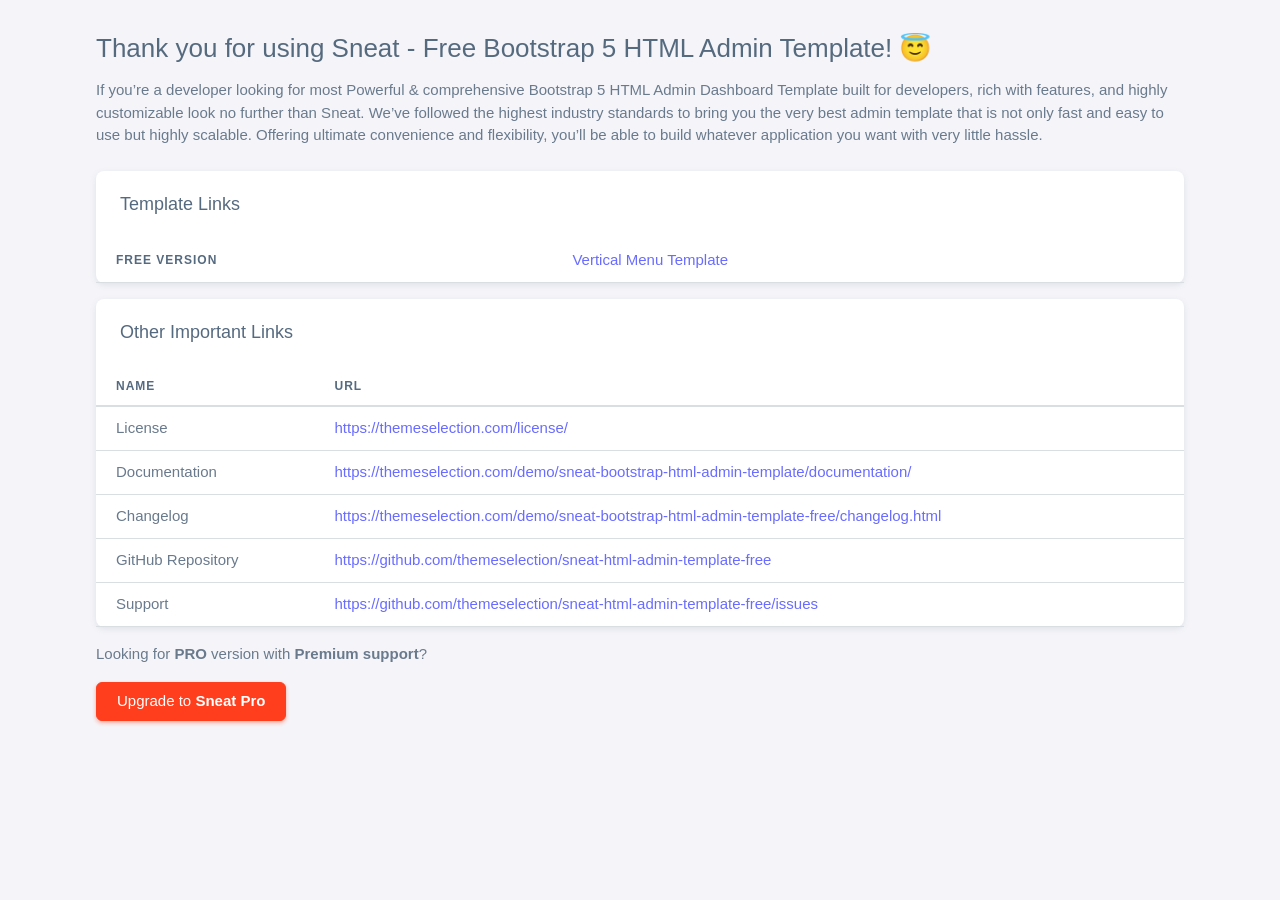
<file: public/assets/admin/index.html>
<!DOCTYPE html>


<html lang="en" class="light-style  customizer-hide" dir="ltr" data-theme="theme-default" data-assets-path="assets/"
  data-template="vertical-menu-template-no-customizer">

<head>
  <meta charset="utf-8" />
  <meta name="viewport"
    content="width=device-width, initial-scale=1.0, user-scalable=no, minimum-scale=1.0, maximum-scale=1.0" />

  <title>Sneat - Free Bootstrap 5 HTML Admin Template</title>

  <meta name="description" content="" />

  <!-- Favicon -->
  <link rel="icon" type="image/x-icon" href="assets/img/favicon/favicon.ico" />

  <!-- Fonts -->
  <link rel="preconnect" href="https://fonts.googleapis.com">
  <link rel="preconnect" href="https://fonts.gstatic.com" crossorigin>
  <link
    href="https://fonts.googleapis.com/css2?family=Open+Sans:ital,wght@0,300;0,400;0,500;0,600;0,700;1,300;1,400;1,500;1,600;1,700&display=swap"
    rel="stylesheet">

  <!-- Core CSS -->
  <link rel="stylesheet" href="assets/vendor/css/core.css" />
  <link rel="stylesheet" href="assets/vendor/css/theme-default.css" />
  <link rel="stylesheet" href="assets/css/demo.css" />
</head>

<body>

  <!-- Content -->
  <div class="container flex-grow-1 container-p-y my-2">
    <h3>Thank you for using Sneat - Free Bootstrap 5 HTML Admin Template! 😇</h3>
    <p>If you’re a developer looking for most Powerful & comprehensive Bootstrap 5 HTML Admin Dashboard Template built
      for developers, rich with features, and highly customizable look no further than Sneat. We’ve followed the highest
      industry standards to bring you the very best admin template that is not only fast and easy to use but highly
      scalable. Offering ultimate convenience and flexibility, you’ll be able to build whatever application you want
      with very little hassle.</p>

    <!-- Examples -->
    <div class="row mt-sm-4 mt-3">
      <div class="col-12 mb-3">
        <div class="card">
          <h5 class="card-header">Template Links</h5>
          <!-- Template Demo Links -->
          <table class="table">
            <tbody>
              <tr>
                <th>Free Version</th>
                <td><a href="html/index.html" target="_blank">Vertical Menu Template</a></td>
              </tr>
            </tbody>
          </table>
          <!--/ Template Demo Links -->
        </div>
      </div>

      <div class="col-12 mb-3">
        <div class="card">

          <h5 class="card-header">Other Important Links</h5>
          <!-- Other Links -->
          <table class="table">
            <thead>
              <tr>
                <th scope="col">Name</th>
                <th scope="col">URL</th>
              </tr>
            </thead>
            <tbody>

              <tr>
                <td>License </td>
                <td>
                  <a href="https://themeselection.com/license/" target="_blank">https://themeselection.com/license/</a>
                </td>
              </tr>

              <tr>
                <td>Documentation</td>
                <td>
                  <a href="https://themeselection.com/demo/sneat-bootstrap-html-admin-template/documentation/"
                    target="_blank">https://themeselection.com/demo/sneat-bootstrap-html-admin-template/documentation/</a>
                </td>
              </tr>

              <tr>
                <td>Changelog</td>
                <td>
                  <a href="https://themeselection.com/demo/sneat-bootstrap-html-admin-template-free/changelog.html"
                    target="_blank">https://themeselection.com/demo/sneat-bootstrap-html-admin-template-free/changelog.html</a>
                </td>
              </tr>


              <tr>
                <td>GitHub Repository</td>
                <td>
                  <a href="https://github.com/themeselection/sneat-html-admin-template-free"
                    target="_blank">https://github.com/themeselection/sneat-html-admin-template-free</a>
                </td>
              </tr>


              <tr>
                <td>Support</td>
                <td>
                  <a href="https://github.com/themeselection/sneat-html-admin-template-free/issues"
                    target="_blank">https://github.com/themeselection/sneat-html-admin-template-free/issues</a>
                </td>
              </tr>

            </tbody>
          </table>
          <!--/ Other Links -->
        </div>
      </div>

      <div class="col-12 mb-3">
        <p>Looking for <strong>PRO</strong> version with <strong>Premium support</strong>?</p>
        <div class="upgrade-to-pro">
          <a href="https://themeselection.com/products/sneat-bootstrap-html-admin-template/" target="_blank"
            class="btn btn-danger">Upgrade to <strong>Sneat Pro</strong></a>
        </div>
      </div>
    </div>
  </div>
  <!-- / Content -->

</body>

</html>
</file>
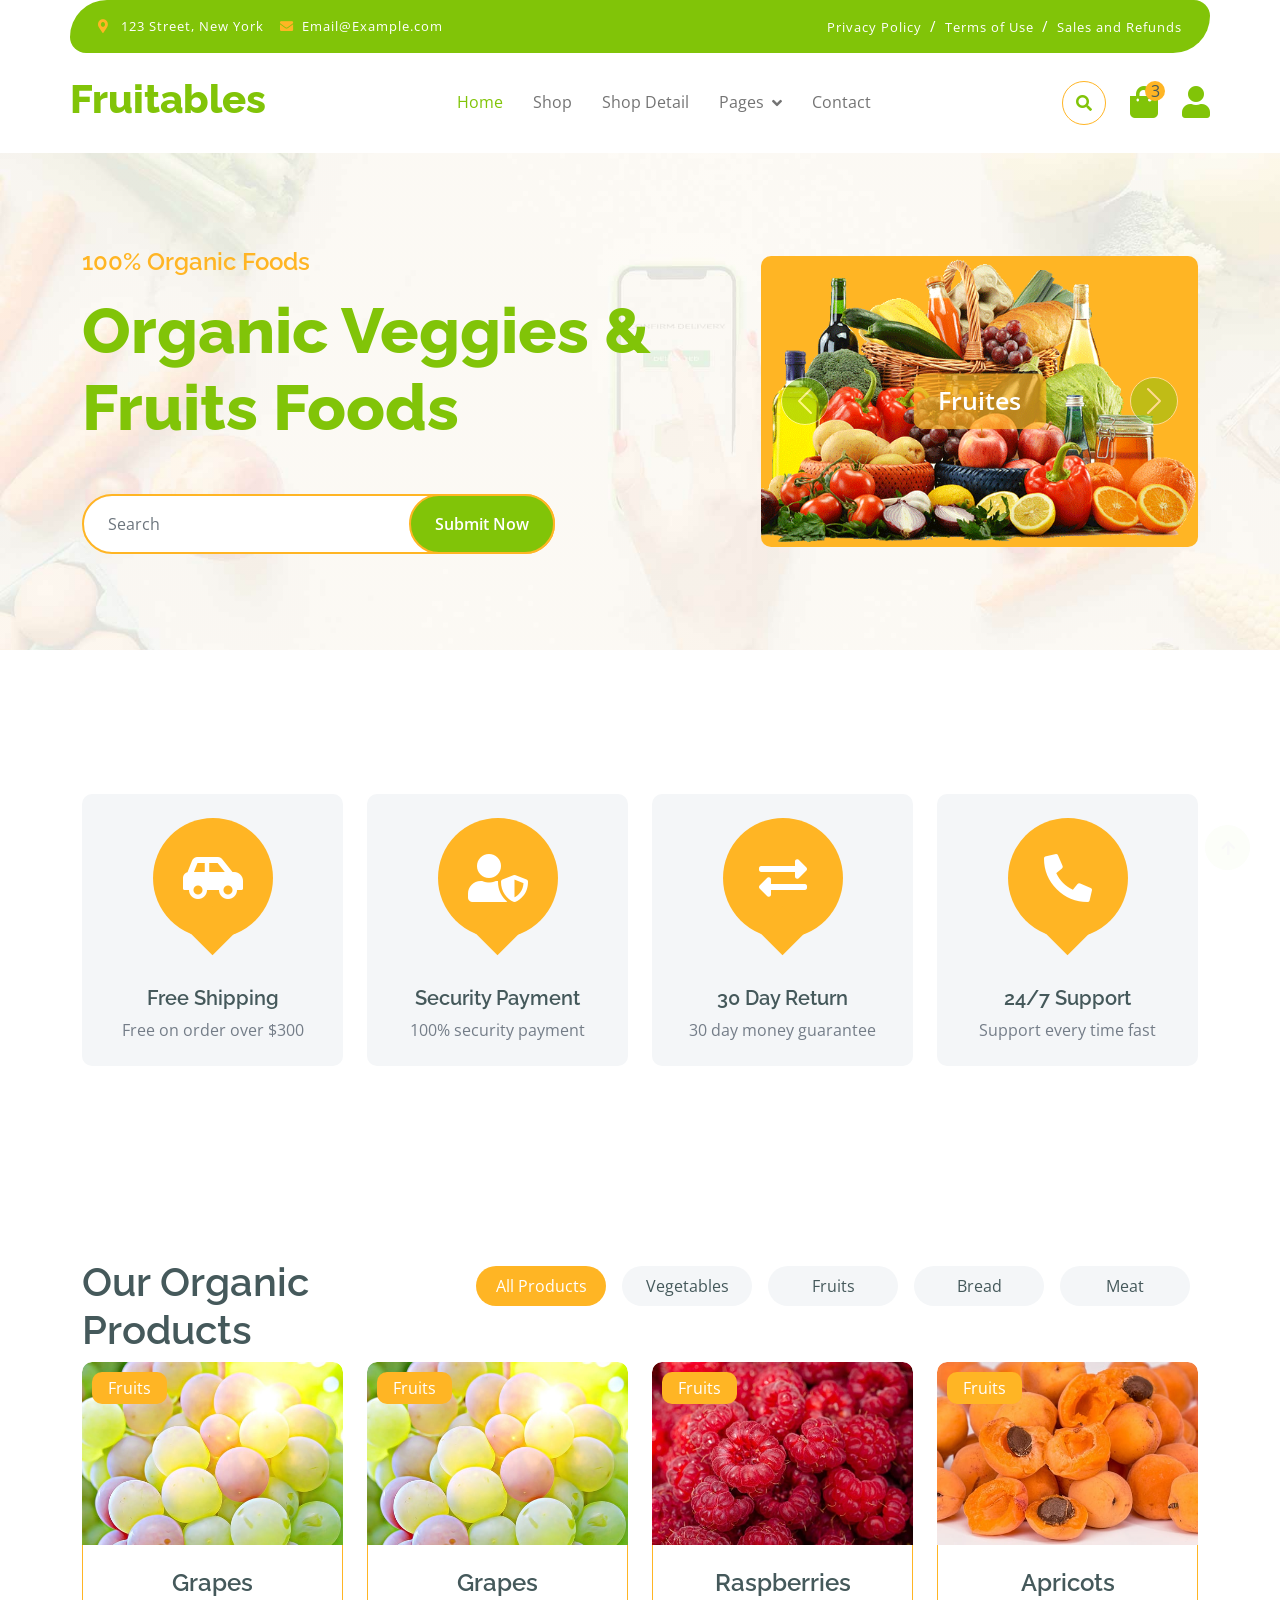
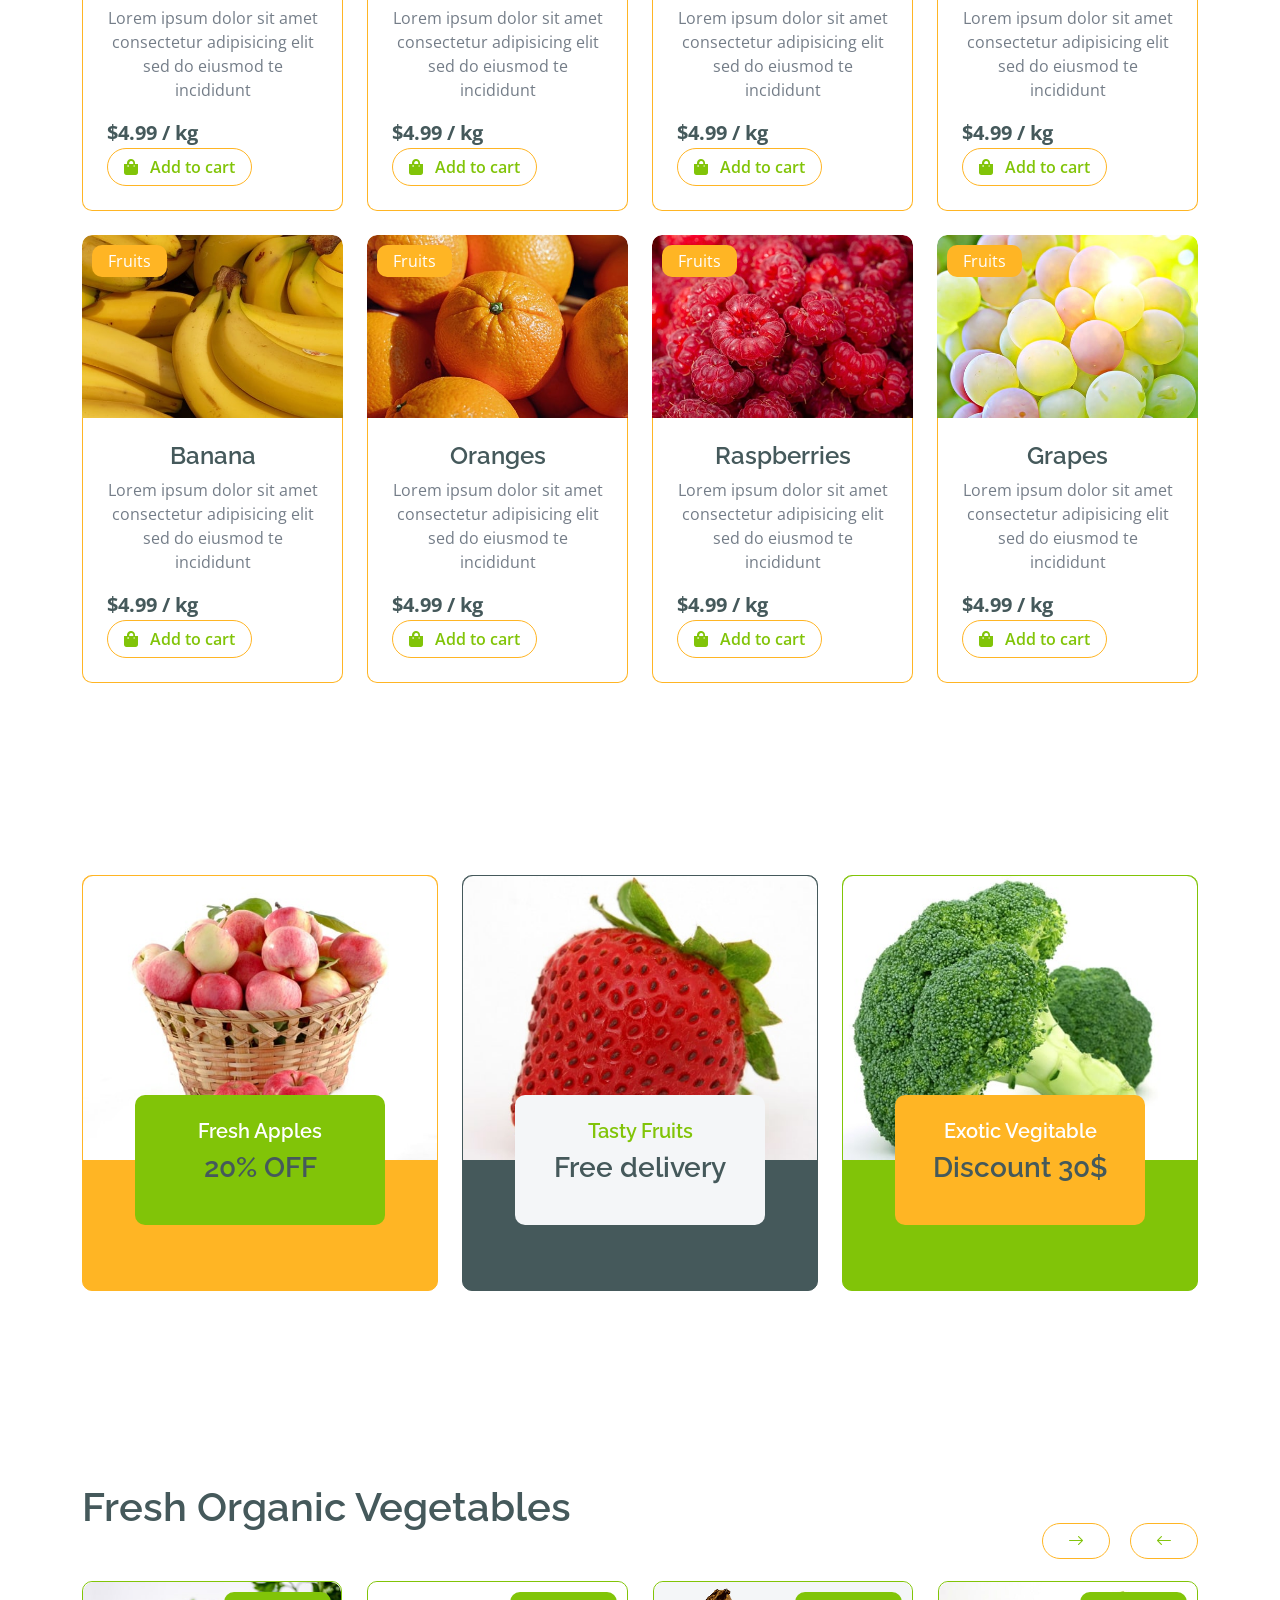
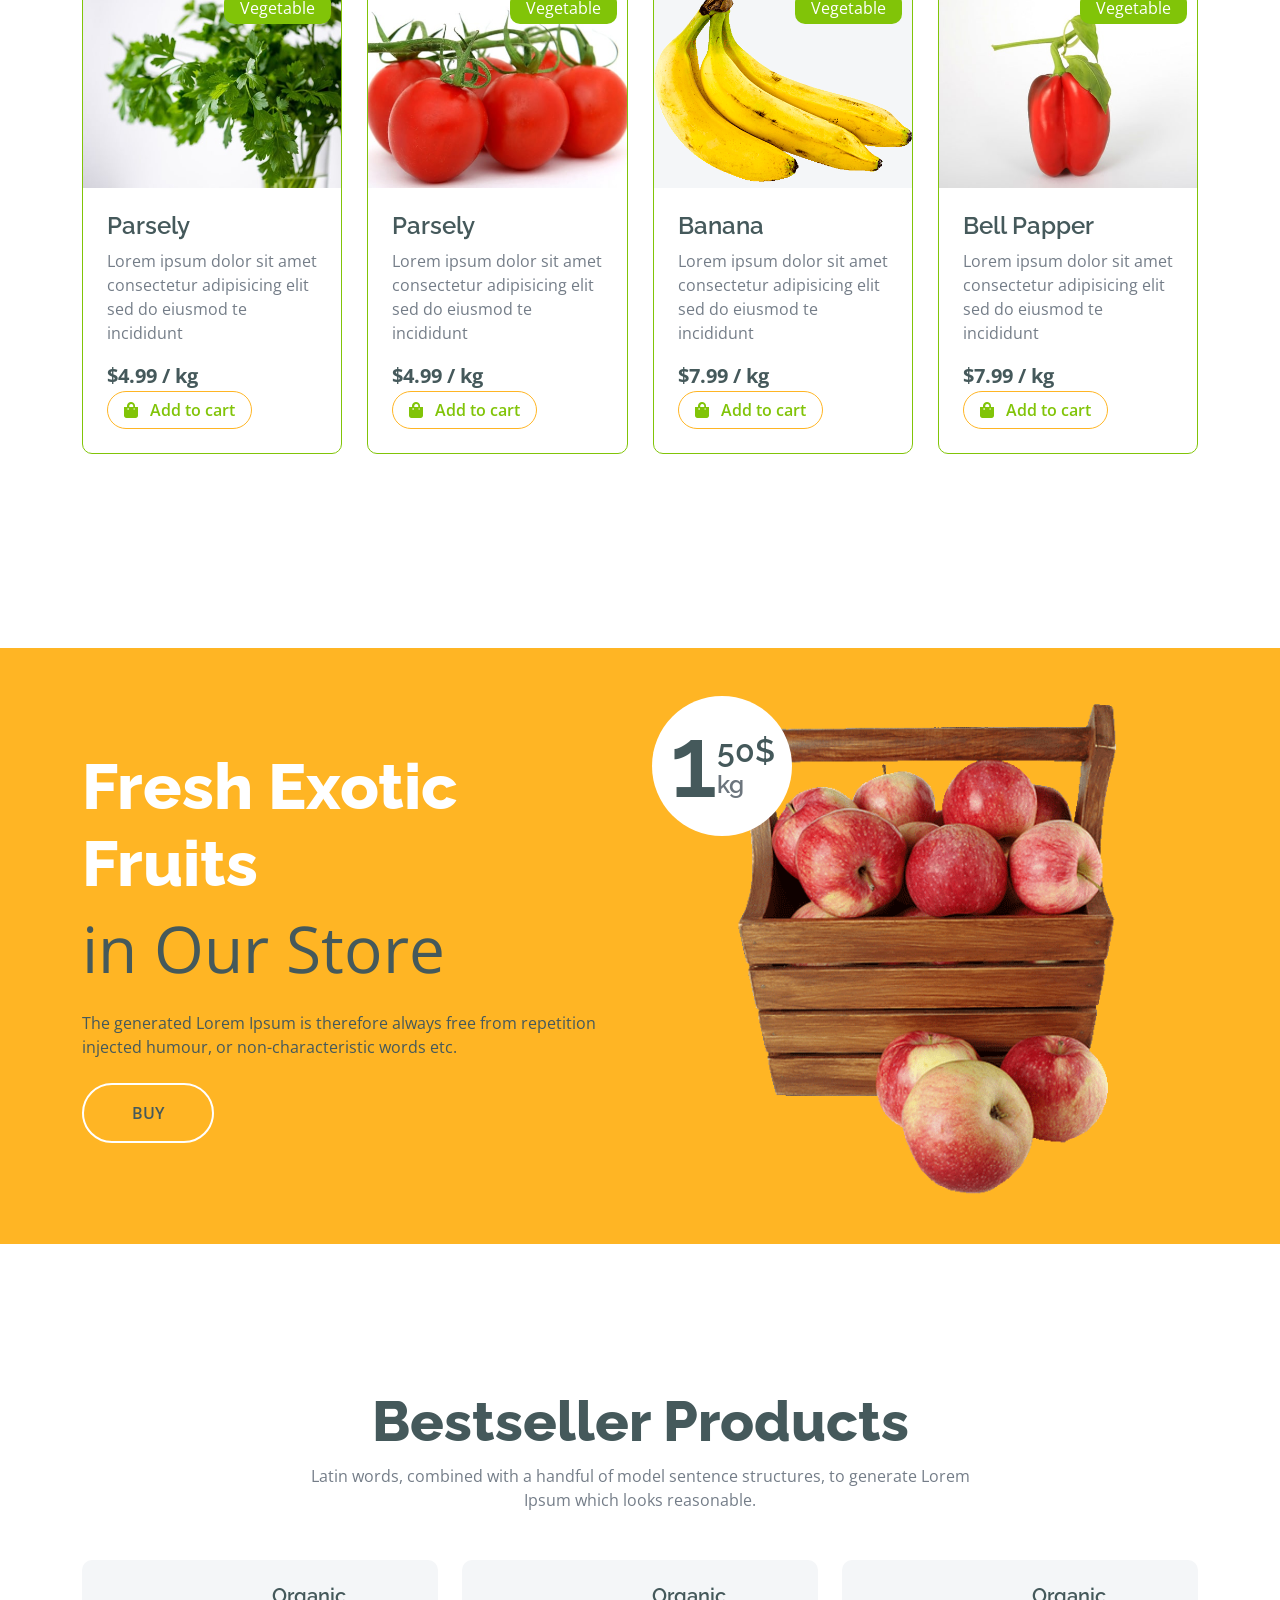
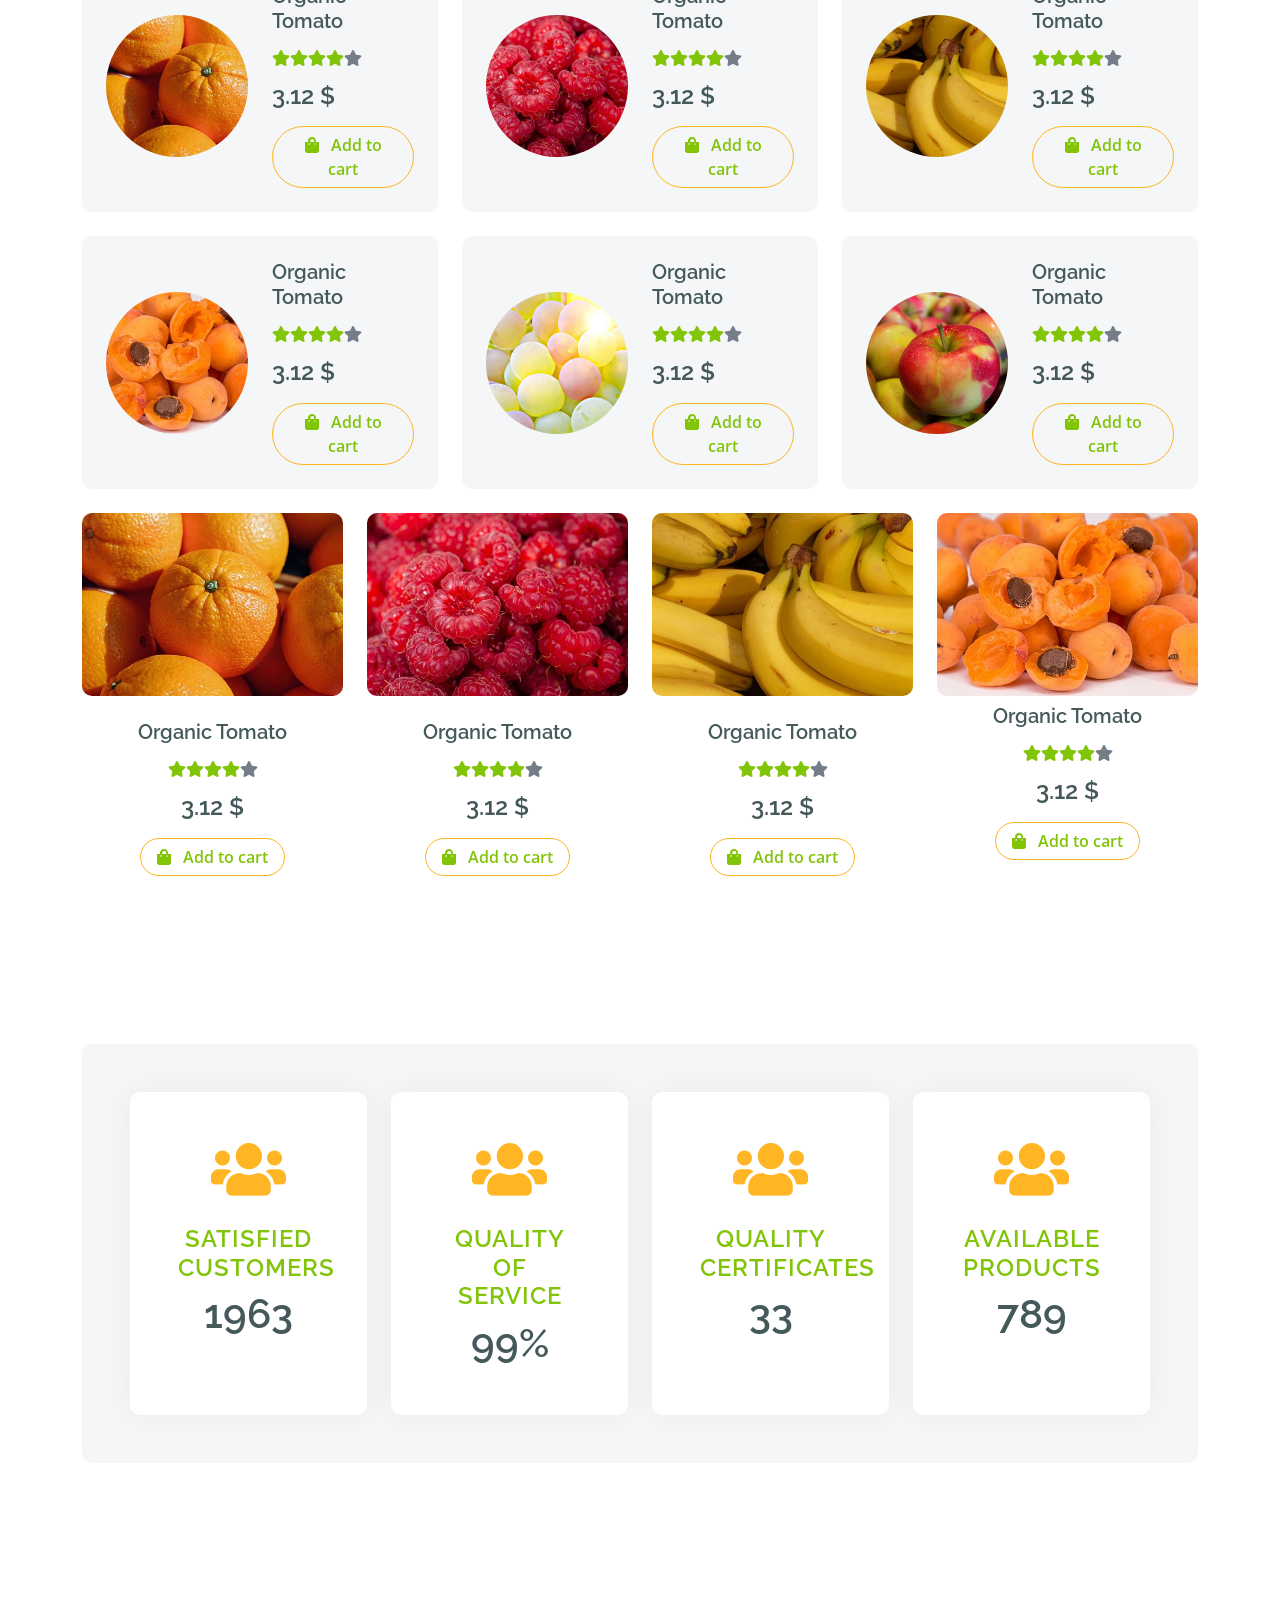
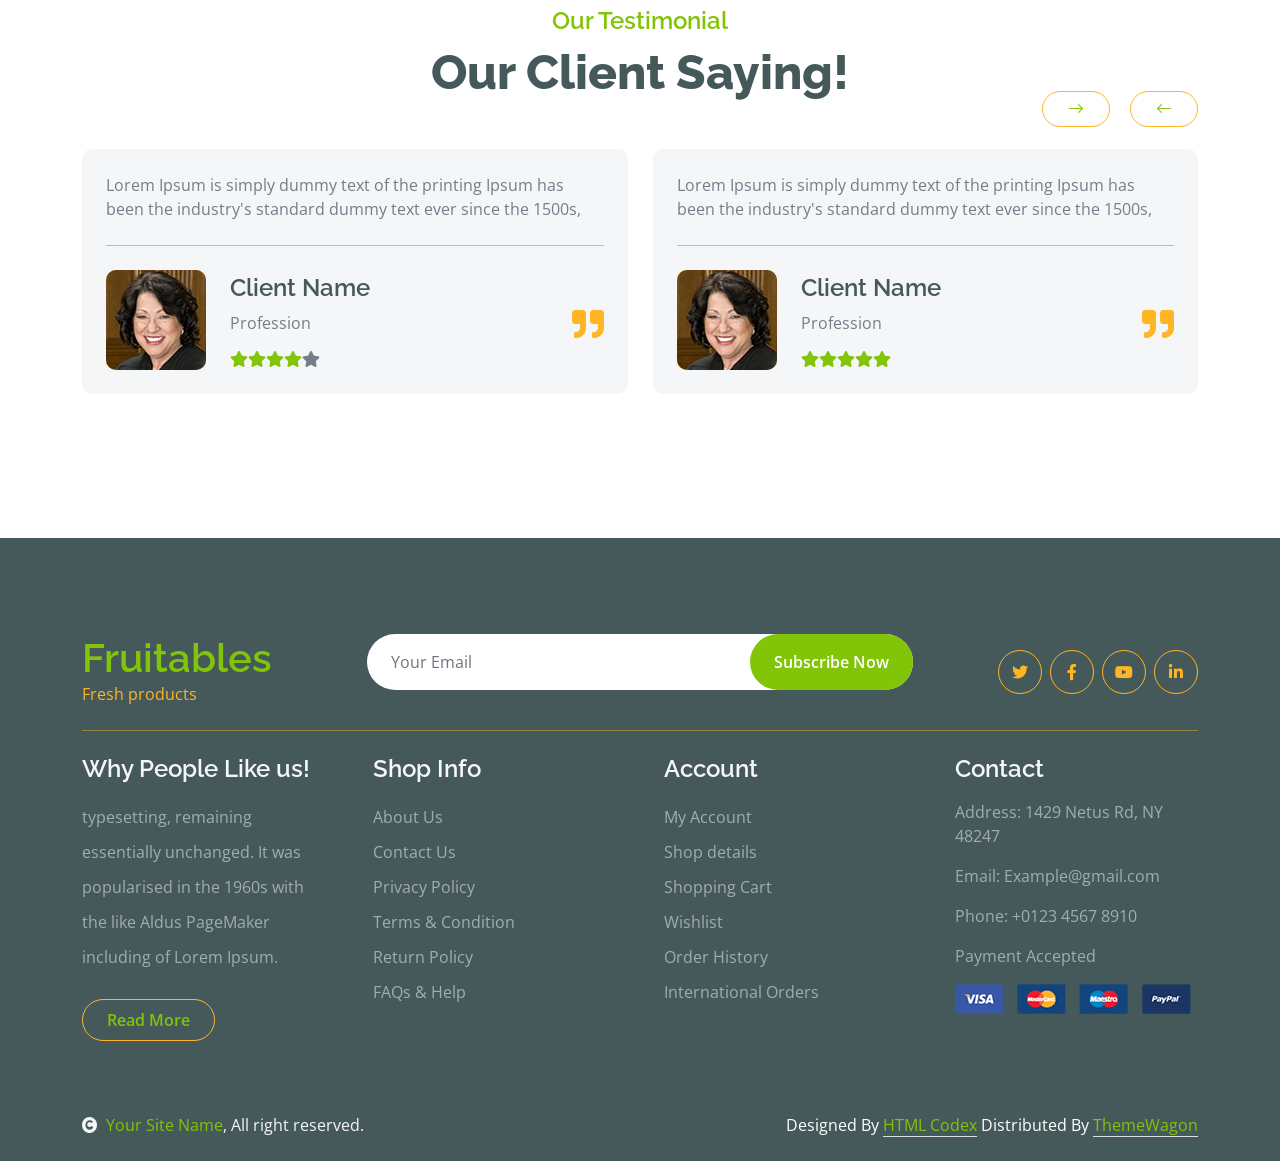
<file: public/assets/homepage/index.html>
<!DOCTYPE html>
<html lang="en">

    <head>
        <meta charset="utf-8">
        <title>Fruitables - Vegetable Website Template</title>
        <meta content="width=device-width, initial-scale=1.0" name="viewport">
        <meta content="" name="keywords">
        <meta content="" name="description">

        <!-- Google Web Fonts -->
        <link rel="preconnect" href="https://fonts.googleapis.com">
        <link rel="preconnect" href="https://fonts.gstatic.com" crossorigin>
        <link href="https://fonts.googleapis.com/css2?family=Open+Sans:wght@400;600&family=Raleway:wght@600;800&display=swap" rel="stylesheet"> 

        <!-- Icon Font Stylesheet -->
        <link rel="stylesheet" href="https://use.fontawesome.com/releases/v5.15.4/css/all.css"/>
        <link href="https://cdn.jsdelivr.net/npm/bootstrap-icons@1.4.1/font/bootstrap-icons.css" rel="stylesheet">

        <!-- Libraries Stylesheet -->
        <link href="lib/lightbox/css/lightbox.min.css" rel="stylesheet">
        <link href="lib/owlcarousel/assets/owl.carousel.min.css" rel="stylesheet">


        <!-- Customized Bootstrap Stylesheet -->
        <link href="css/bootstrap.min.css" rel="stylesheet">

        <!-- Template Stylesheet -->
        <link href="css/style.css" rel="stylesheet">
    </head>

    <body>

        <!-- Spinner Start -->
        <div id="spinner" class="show w-100 vh-100 bg-white position-fixed translate-middle top-50 start-50  d-flex align-items-center justify-content-center">
            <div class="spinner-grow text-primary" role="status"></div>
        </div>
        <!-- Spinner End -->


        <!-- Navbar start -->
        <div class="container-fluid fixed-top">
            <div class="container topbar bg-primary d-none d-lg-block">
                <div class="d-flex justify-content-between">
                    <div class="top-info ps-2">
                        <small class="me-3"><i class="fas fa-map-marker-alt me-2 text-secondary"></i> <a href="#" class="text-white">123 Street, New York</a></small>
                        <small class="me-3"><i class="fas fa-envelope me-2 text-secondary"></i><a href="#" class="text-white">Email@Example.com</a></small>
                    </div>
                    <div class="top-link pe-2">
                        <a href="#" class="text-white"><small class="text-white mx-2">Privacy Policy</small>/</a>
                        <a href="#" class="text-white"><small class="text-white mx-2">Terms of Use</small>/</a>
                        <a href="#" class="text-white"><small class="text-white ms-2">Sales and Refunds</small></a>
                    </div>
                </div>
            </div>
            <div class="container px-0">
                <nav class="navbar navbar-light bg-white navbar-expand-xl">
                    <a href="index.html" class="navbar-brand"><h1 class="text-primary display-6">Fruitables</h1></a>
                    <button class="navbar-toggler py-2 px-3" type="button" data-bs-toggle="collapse" data-bs-target="#navbarCollapse">
                        <span class="fa fa-bars text-primary"></span>
                    </button>
                    <div class="collapse navbar-collapse bg-white" id="navbarCollapse">
                        <div class="navbar-nav mx-auto">
                            <a href="index.html" class="nav-item nav-link active">Home</a>
                            <a href="shop.html" class="nav-item nav-link">Shop</a>
                            <a href="shop-detail.html" class="nav-item nav-link">Shop Detail</a>
                            <div class="nav-item dropdown">
                                <a href="#" class="nav-link dropdown-toggle" data-bs-toggle="dropdown">Pages</a>
                                <div class="dropdown-menu m-0 bg-secondary rounded-0">
                                    <a href="cart.html" class="dropdown-item">Cart</a>
                                    <a href="chackout.html" class="dropdown-item">Chackout</a>
                                    <a href="testimonial.html" class="dropdown-item">Testimonial</a>
                                    <a href="404.html" class="dropdown-item">404 Page</a>
                                </div>
                            </div>
                            <a href="contact.html" class="nav-item nav-link">Contact</a>
                        </div>
                        <div class="d-flex m-3 me-0">
                            <button class="btn-search btn border border-secondary btn-md-square rounded-circle bg-white me-4" data-bs-toggle="modal" data-bs-target="#searchModal"><i class="fas fa-search text-primary"></i></button>
                            <a href="#" class="position-relative me-4 my-auto">
                                <i class="fa fa-shopping-bag fa-2x"></i>
                                <span class="position-absolute bg-secondary rounded-circle d-flex align-items-center justify-content-center text-dark px-1" style="top: -5px; left: 15px; height: 20px; min-width: 20px;">3</span>
                            </a>
                            <a href="#" class="my-auto">
                                <i class="fas fa-user fa-2x"></i>
                            </a>
                        </div>
                    </div>
                </nav>
            </div>
        </div>
        <!-- Navbar End -->


        <!-- Modal Search Start -->
        <div class="modal fade" id="searchModal" tabindex="-1" aria-labelledby="exampleModalLabel" aria-hidden="true">
            <div class="modal-dialog modal-fullscreen">
                <div class="modal-content rounded-0">
                    <div class="modal-header">
                        <h5 class="modal-title" id="exampleModalLabel">Search by keyword</h5>
                        <button type="button" class="btn-close" data-bs-dismiss="modal" aria-label="Close"></button>
                    </div>
                    <div class="modal-body d-flex align-items-center">
                        <div class="input-group w-75 mx-auto d-flex">
                            <input type="search" class="form-control p-3" placeholder="keywords" aria-describedby="search-icon-1">
                            <span id="search-icon-1" class="input-group-text p-3"><i class="fa fa-search"></i></span>
                        </div>
                    </div>
                </div>
            </div>
        </div>
        <!-- Modal Search End -->


        <!-- Hero Start -->
        <div class="container-fluid py-5 mb-5 hero-header">
            <div class="container py-5">
                <div class="row g-5 align-items-center">
                    <div class="col-md-12 col-lg-7">
                        <h4 class="mb-3 text-secondary">100% Organic Foods</h4>
                        <h1 class="mb-5 display-3 text-primary">Organic Veggies & Fruits Foods</h1>
                        <div class="position-relative mx-auto">
                            <input class="form-control border-2 border-secondary w-75 py-3 px-4 rounded-pill" type="number" placeholder="Search">
                            <button type="submit" class="btn btn-primary border-2 border-secondary py-3 px-4 position-absolute rounded-pill text-white h-100" style="top: 0; right: 25%;">Submit Now</button>
                        </div>
                    </div>
                    <div class="col-md-12 col-lg-5">
                        <div id="carouselId" class="carousel slide position-relative" data-bs-ride="carousel">
                            <div class="carousel-inner" role="listbox">
                                <div class="carousel-item active rounded">
                                    <img src="img/hero-img-1.png" class="img-fluid w-100 h-100 bg-secondary rounded" alt="First slide">
                                    <a href="#" class="btn px-4 py-2 text-white rounded">Fruites</a>
                                </div>
                                <div class="carousel-item rounded">
                                    <img src="img/hero-img-2.jpg" class="img-fluid w-100 h-100 rounded" alt="Second slide">
                                    <a href="#" class="btn px-4 py-2 text-white rounded">Vesitables</a>
                                </div>
                            </div>
                            <button class="carousel-control-prev" type="button" data-bs-target="#carouselId" data-bs-slide="prev">
                                <span class="carousel-control-prev-icon" aria-hidden="true"></span>
                                <span class="visually-hidden">Previous</span>
                            </button>
                            <button class="carousel-control-next" type="button" data-bs-target="#carouselId" data-bs-slide="next">
                                <span class="carousel-control-next-icon" aria-hidden="true"></span>
                                <span class="visually-hidden">Next</span>
                            </button>
                        </div>
                    </div>
                </div>
            </div>
        </div>
        <!-- Hero End -->


        <!-- Featurs Section Start -->
        <div class="container-fluid featurs py-5">
            <div class="container py-5">
                <div class="row g-4">
                    <div class="col-md-6 col-lg-3">
                        <div class="featurs-item text-center rounded bg-light p-4">
                            <div class="featurs-icon btn-square rounded-circle bg-secondary mb-5 mx-auto">
                                <i class="fas fa-car-side fa-3x text-white"></i>
                            </div>
                            <div class="featurs-content text-center">
                                <h5>Free Shipping</h5>
                                <p class="mb-0">Free on order over $300</p>
                            </div>
                        </div>
                    </div>
                    <div class="col-md-6 col-lg-3">
                        <div class="featurs-item text-center rounded bg-light p-4">
                            <div class="featurs-icon btn-square rounded-circle bg-secondary mb-5 mx-auto">
                                <i class="fas fa-user-shield fa-3x text-white"></i>
                            </div>
                            <div class="featurs-content text-center">
                                <h5>Security Payment</h5>
                                <p class="mb-0">100% security payment</p>
                            </div>
                        </div>
                    </div>
                    <div class="col-md-6 col-lg-3">
                        <div class="featurs-item text-center rounded bg-light p-4">
                            <div class="featurs-icon btn-square rounded-circle bg-secondary mb-5 mx-auto">
                                <i class="fas fa-exchange-alt fa-3x text-white"></i>
                            </div>
                            <div class="featurs-content text-center">
                                <h5>30 Day Return</h5>
                                <p class="mb-0">30 day money guarantee</p>
                            </div>
                        </div>
                    </div>
                    <div class="col-md-6 col-lg-3">
                        <div class="featurs-item text-center rounded bg-light p-4">
                            <div class="featurs-icon btn-square rounded-circle bg-secondary mb-5 mx-auto">
                                <i class="fa fa-phone-alt fa-3x text-white"></i>
                            </div>
                            <div class="featurs-content text-center">
                                <h5>24/7 Support</h5>
                                <p class="mb-0">Support every time fast</p>
                            </div>
                        </div>
                    </div>
                </div>
            </div>
        </div>
        <!-- Featurs Section End -->


        <!-- Fruits Shop Start-->
        <div class="container-fluid fruite py-5">
            <div class="container py-5">
                <div class="tab-class text-center">
                    <div class="row g-4">
                        <div class="col-lg-4 text-start">
                            <h1>Our Organic Products</h1>
                        </div>
                        <div class="col-lg-8 text-end">
                            <ul class="nav nav-pills d-inline-flex text-center mb-5">
                                <li class="nav-item">
                                    <a class="d-flex m-2 py-2 bg-light rounded-pill active" data-bs-toggle="pill" href="#tab-1">
                                        <span class="text-dark" style="width: 130px;">All Products</span>
                                    </a>
                                </li>
                                <li class="nav-item">
                                    <a class="d-flex py-2 m-2 bg-light rounded-pill" data-bs-toggle="pill" href="#tab-2">
                                        <span class="text-dark" style="width: 130px;">Vegetables</span>
                                    </a>
                                </li>
                                <li class="nav-item">
                                    <a class="d-flex m-2 py-2 bg-light rounded-pill" data-bs-toggle="pill" href="#tab-3">
                                        <span class="text-dark" style="width: 130px;">Fruits</span>
                                    </a>
                                </li>
                                <li class="nav-item">
                                    <a class="d-flex m-2 py-2 bg-light rounded-pill" data-bs-toggle="pill" href="#tab-4">
                                        <span class="text-dark" style="width: 130px;">Bread</span>
                                    </a>
                                </li>
                                <li class="nav-item">
                                    <a class="d-flex m-2 py-2 bg-light rounded-pill" data-bs-toggle="pill" href="#tab-5">
                                        <span class="text-dark" style="width: 130px;">Meat</span>
                                    </a>
                                </li>
                            </ul>
                        </div>
                    </div>
                    <div class="tab-content">
                        <div id="tab-1" class="tab-pane fade show p-0 active">
                            <div class="row g-4">
                                <div class="col-lg-12">
                                    <div class="row g-4">
                                        <div class="col-md-6 col-lg-4 col-xl-3">
                                            <div class="rounded position-relative fruite-item">
                                                <div class="fruite-img">
                                                    <img src="img/fruite-item-5.jpg" class="img-fluid w-100 rounded-top" alt="">
                                                </div>
                                                <div class="text-white bg-secondary px-3 py-1 rounded position-absolute" style="top: 10px; left: 10px;">Fruits</div>
                                                <div class="p-4 border border-secondary border-top-0 rounded-bottom">
                                                    <h4>Grapes</h4>
                                                    <p>Lorem ipsum dolor sit amet consectetur adipisicing elit sed do eiusmod te incididunt</p>
                                                    <div class="d-flex justify-content-between flex-lg-wrap">
                                                        <p class="text-dark fs-5 fw-bold mb-0">$4.99 / kg</p>
                                                        <a href="#" class="btn border border-secondary rounded-pill px-3 text-primary"><i class="fa fa-shopping-bag me-2 text-primary"></i> Add to cart</a>
                                                    </div>
                                                </div>
                                            </div>
                                        </div>
                                        <div class="col-md-6 col-lg-4 col-xl-3">
                                            <div class="rounded position-relative fruite-item">
                                                <div class="fruite-img">
                                                    <img src="img/fruite-item-5.jpg" class="img-fluid w-100 rounded-top" alt="">
                                                </div>
                                                <div class="text-white bg-secondary px-3 py-1 rounded position-absolute" style="top: 10px; left: 10px;">Fruits</div>
                                                <div class="p-4 border border-secondary border-top-0 rounded-bottom">
                                                    <h4>Grapes</h4>
                                                    <p>Lorem ipsum dolor sit amet consectetur adipisicing elit sed do eiusmod te incididunt</p>
                                                    <div class="d-flex justify-content-between flex-lg-wrap">
                                                        <p class="text-dark fs-5 fw-bold mb-0">$4.99 / kg</p>
                                                        <a href="#" class="btn border border-secondary rounded-pill px-3 text-primary"><i class="fa fa-shopping-bag me-2 text-primary"></i> Add to cart</a>
                                                    </div>
                                                </div>
                                            </div>
                                        </div>
                                        <div class="col-md-6 col-lg-4 col-xl-3">
                                            <div class="rounded position-relative fruite-item">
                                                <div class="fruite-img">
                                                    <img src="img/fruite-item-2.jpg" class="img-fluid w-100 rounded-top" alt="">
                                                </div>
                                                <div class="text-white bg-secondary px-3 py-1 rounded position-absolute" style="top: 10px; left: 10px;">Fruits</div>
                                                <div class="p-4 border border-secondary border-top-0 rounded-bottom">
                                                    <h4>Raspberries</h4>
                                                    <p>Lorem ipsum dolor sit amet consectetur adipisicing elit sed do eiusmod te incididunt</p>
                                                    <div class="d-flex justify-content-between flex-lg-wrap">
                                                        <p class="text-dark fs-5 fw-bold mb-0">$4.99 / kg</p>
                                                        <a href="#" class="btn border border-secondary rounded-pill px-3 text-primary"><i class="fa fa-shopping-bag me-2 text-primary"></i> Add to cart</a>
                                                    </div>
                                                </div>
                                            </div>
                                        </div>
                                        <div class="col-md-6 col-lg-4 col-xl-3">
                                            <div class="rounded position-relative fruite-item">
                                                <div class="fruite-img">
                                                    <img src="img/fruite-item-4.jpg" class="img-fluid w-100 rounded-top" alt="">
                                                </div>
                                                <div class="text-white bg-secondary px-3 py-1 rounded position-absolute" style="top: 10px; left: 10px;">Fruits</div>
                                                <div class="p-4 border border-secondary border-top-0 rounded-bottom">
                                                    <h4>Apricots</h4>
                                                    <p>Lorem ipsum dolor sit amet consectetur adipisicing elit sed do eiusmod te incididunt</p>
                                                    <div class="d-flex justify-content-between flex-lg-wrap">
                                                        <p class="text-dark fs-5 fw-bold mb-0">$4.99 / kg</p>
                                                        <a href="#" class="btn border border-secondary rounded-pill px-3 text-primary"><i class="fa fa-shopping-bag me-2 text-primary"></i> Add to cart</a>
                                                    </div>
                                                </div>
                                            </div>
                                        </div>
                                        <div class="col-md-6 col-lg-4 col-xl-3">
                                            <div class="rounded position-relative fruite-item">
                                                <div class="fruite-img">
                                                    <img src="img/fruite-item-3.jpg" class="img-fluid w-100 rounded-top" alt="">
                                                </div>
                                                <div class="text-white bg-secondary px-3 py-1 rounded position-absolute" style="top: 10px; left: 10px;">Fruits</div>
                                                <div class="p-4 border border-secondary border-top-0 rounded-bottom">
                                                    <h4>Banana</h4>
                                                    <p>Lorem ipsum dolor sit amet consectetur adipisicing elit sed do eiusmod te incididunt</p>
                                                    <div class="d-flex justify-content-between flex-lg-wrap">
                                                        <p class="text-dark fs-5 fw-bold mb-0">$4.99 / kg</p>
                                                        <a href="#" class="btn border border-secondary rounded-pill px-3 text-primary"><i class="fa fa-shopping-bag me-2 text-primary"></i> Add to cart</a>
                                                    </div>
                                                </div>
                                            </div>
                                        </div>
                                        <div class="col-md-6 col-lg-4 col-xl-3">
                                            <div class="rounded position-relative fruite-item">
                                                <div class="fruite-img">
                                                    <img src="img/fruite-item-1.jpg" class="img-fluid w-100 rounded-top" alt="">
                                                </div>
                                                <div class="text-white bg-secondary px-3 py-1 rounded position-absolute" style="top: 10px; left: 10px;">Fruits</div>
                                                <div class="p-4 border border-secondary border-top-0 rounded-bottom">
                                                    <h4>Oranges</h4>
                                                    <p>Lorem ipsum dolor sit amet consectetur adipisicing elit sed do eiusmod te incididunt</p>
                                                    <div class="d-flex justify-content-between flex-lg-wrap">
                                                        <p class="text-dark fs-5 fw-bold mb-0">$4.99 / kg</p>
                                                        <a href="#" class="btn border border-secondary rounded-pill px-3 text-primary"><i class="fa fa-shopping-bag me-2 text-primary"></i> Add to cart</a>
                                                    </div>
                                                </div>
                                            </div>
                                        </div>
                                        <div class="col-md-6 col-lg-4 col-xl-3">
                                            <div class="rounded position-relative fruite-item">
                                                <div class="fruite-img">
                                                    <img src="img/fruite-item-2.jpg" class="img-fluid w-100 rounded-top" alt="">
                                                </div>
                                                <div class="text-white bg-secondary px-3 py-1 rounded position-absolute" style="top: 10px; left: 10px;">Fruits</div>
                                                <div class="p-4 border border-secondary border-top-0 rounded-bottom">
                                                    <h4>Raspberries</h4>
                                                    <p>Lorem ipsum dolor sit amet consectetur adipisicing elit sed do eiusmod te incididunt</p>
                                                    <div class="d-flex justify-content-between flex-lg-wrap">
                                                        <p class="text-dark fs-5 fw-bold mb-0">$4.99 / kg</p>
                                                        <a href="#" class="btn border border-secondary rounded-pill px-3 text-primary"><i class="fa fa-shopping-bag me-2 text-primary"></i> Add to cart</a>
                                                    </div>
                                                </div>
                                            </div>
                                        </div>
                                        <div class="col-md-6 col-lg-4 col-xl-3">
                                            <div class="rounded position-relative fruite-item">
                                                <div class="fruite-img">
                                                    <img src="img/fruite-item-5.jpg" class="img-fluid w-100 rounded-top" alt="">
                                                </div>
                                                <div class="text-white bg-secondary px-3 py-1 rounded position-absolute" style="top: 10px; left: 10px;">Fruits</div>
                                                <div class="p-4 border border-secondary border-top-0 rounded-bottom">
                                                    <h4>Grapes</h4>
                                                    <p>Lorem ipsum dolor sit amet consectetur adipisicing elit sed do eiusmod te incididunt</p>
                                                    <div class="d-flex justify-content-between flex-lg-wrap">
                                                        <p class="text-dark fs-5 fw-bold mb-0">$4.99 / kg</p>
                                                        <a href="#" class="btn border border-secondary rounded-pill px-3 text-primary"><i class="fa fa-shopping-bag me-2 text-primary"></i> Add to cart</a>
                                                    </div>
                                                </div>
                                            </div>
                                        </div>
                                    </div>
                                </div>
                            </div>
                        </div>
                        <div id="tab-2" class="tab-pane fade show p-0">
                            <div class="row g-4">
                                <div class="col-lg-12">
                                    <div class="row g-4">
                                        <div class="col-md-6 col-lg-4 col-xl-3">
                                            <div class="rounded position-relative fruite-item">
                                                <div class="fruite-img">
                                                    <img src="img/fruite-item-5.jpg" class="img-fluid w-100 rounded-top" alt="">
                                                </div>
                                                <div class="text-white bg-secondary px-3 py-1 rounded position-absolute" style="top: 10px; left: 10px;">Fruits</div>
                                                <div class="p-4 border border-secondary border-top-0 rounded-bottom">
                                                    <h4>Grapes</h4>
                                                    <p>Lorem ipsum dolor sit amet consectetur adipisicing elit sed do eiusmod te incididunt</p>
                                                    <div class="d-flex justify-content-between flex-lg-wrap">
                                                        <p class="text-dark fs-5 fw-bold mb-0">$4.99 / kg</p>
                                                        <a href="#" class="btn border border-secondary rounded-pill px-3 text-primary"><i class="fa fa-shopping-bag me-2 text-primary"></i> Add to cart</a>
                                                    </div>
                                                </div>
                                            </div>
                                        </div>
                                        <div class="col-md-6 col-lg-4 col-xl-3">
                                            <div class="rounded position-relative fruite-item">
                                                <div class="fruite-img">
                                                    <img src="img/fruite-item-2.jpg" class="img-fluid w-100 rounded-top" alt="">
                                                </div>
                                                <div class="text-white bg-secondary px-3 py-1 rounded position-absolute" style="top: 10px; left: 10px;">Fruits</div>
                                                <div class="p-4 border border-secondary border-top-0 rounded-bottom">
                                                    <h4>Raspberries</h4>
                                                    <p>Lorem ipsum dolor sit amet consectetur adipisicing elit sed do eiusmod te incididunt</p>
                                                    <div class="d-flex justify-content-between flex-lg-wrap">
                                                        <p class="text-dark fs-5 fw-bold mb-0">$4.99 / kg</p>
                                                        <a href="#" class="btn border border-secondary rounded-pill px-3 text-primary"><i class="fa fa-shopping-bag me-2 text-primary"></i> Add to cart</a>
                                                    </div>
                                                </div>
                                            </div>
                                        </div>
                                    </div>
                                </div>
                            </div>
                        </div>
                        <div id="tab-3" class="tab-pane fade show p-0">
                            <div class="row g-4">
                                <div class="col-lg-12">
                                    <div class="row g-4">
                                        <div class="col-md-6 col-lg-4 col-xl-3">
                                            <div class="rounded position-relative fruite-item">
                                                <div class="fruite-img">
                                                    <img src="img/fruite-item-1.jpg" class="img-fluid w-100 rounded-top" alt="">
                                                </div>
                                                <div class="text-white bg-secondary px-3 py-1 rounded position-absolute" style="top: 10px; left: 10px;">Fruits</div>
                                                <div class="p-4 border border-secondary border-top-0 rounded-bottom">
                                                    <h4>Oranges</h4>
                                                    <p>Lorem ipsum dolor sit amet consectetur adipisicing elit sed do eiusmod te incididunt</p>
                                                    <div class="d-flex justify-content-between flex-lg-wrap">
                                                        <p class="text-dark fs-5 fw-bold mb-0">$4.99 / kg</p>
                                                        <a href="#" class="btn border border-secondary rounded-pill px-3 text-primary"><i class="fa fa-shopping-bag me-2 text-primary"></i> Add to cart</a>
                                                    </div>
                                                </div>
                                            </div>
                                        </div>
                                        <div class="col-md-6 col-lg-4 col-xl-3">
                                            <div class="rounded position-relative fruite-item">
                                                <div class="fruite-img">
                                                    <img src="img/fruite-item-6.jpg" class="img-fluid w-100 rounded-top" alt="">
                                                </div>
                                                <div class="text-white bg-secondary px-3 py-1 rounded position-absolute" style="top: 10px; left: 10px;">Fruits</div>
                                                <div class="p-4 border border-secondary border-top-0 rounded-bottom">
                                                    <h4>Apple</h4>
                                                    <p>Lorem ipsum dolor sit amet consectetur adipisicing elit sed do eiusmod te incididunt</p>
                                                    <div class="d-flex justify-content-between flex-lg-wrap">
                                                        <p class="text-dark fs-5 fw-bold mb-0">$4.99 / kg</p>
                                                        <a href="#" class="btn border border-secondary rounded-pill px-3 text-primary"><i class="fa fa-shopping-bag me-2 text-primary"></i> Add to cart</a>
                                                    </div>
                                                </div>
                                            </div>
                                        </div>
                                    </div>
                                </div>
                            </div>
                        </div>
                        <div id="tab-4" class="tab-pane fade show p-0">
                            <div class="row g-4">
                                <div class="col-lg-12">
                                    <div class="row g-4">
                                        <div class="col-md-6 col-lg-4 col-xl-3">
                                            <div class="rounded position-relative fruite-item">
                                                <div class="fruite-img">
                                                    <img src="img/fruite-item-5.jpg" class="img-fluid w-100 rounded-top" alt="">
                                                </div>
                                                <div class="text-white bg-secondary px-3 py-1 rounded position-absolute" style="top: 10px; left: 10px;">Fruits</div>
                                                <div class="p-4 border border-secondary border-top-0 rounded-bottom">
                                                    <h4>Grapes</h4>
                                                    <p>Lorem ipsum dolor sit amet consectetur adipisicing elit sed do eiusmod te incididunt</p>
                                                    <div class="d-flex justify-content-between flex-lg-wrap">
                                                        <p class="text-dark fs-5 fw-bold mb-0">$4.99 / kg</p>
                                                        <a href="#" class="btn border border-secondary rounded-pill px-3 text-primary"><i class="fa fa-shopping-bag me-2 text-primary"></i> Add to cart</a>
                                                    </div>
                                                </div>
                                            </div>
                                        </div>
                                        <div class="col-md-6 col-lg-4 col-xl-3">
                                            <div class="rounded position-relative fruite-item">
                                                <div class="fruite-img">
                                                    <img src="img/fruite-item-4.jpg" class="img-fluid w-100 rounded-top" alt="">
                                                </div>
                                                <div class="text-white bg-secondary px-3 py-1 rounded position-absolute" style="top: 10px; left: 10px;">Fruits</div>
                                                <div class="p-4 border border-secondary border-top-0 rounded-bottom">
                                                    <h4>Apricots</h4>
                                                    <p>Lorem ipsum dolor sit amet consectetur adipisicing elit sed do eiusmod te incididunt</p>
                                                    <div class="d-flex justify-content-between flex-lg-wrap">
                                                        <p class="text-dark fs-5 fw-bold mb-0">$4.99 / kg</p>
                                                        <a href="#" class="btn border border-secondary rounded-pill px-3 text-primary"><i class="fa fa-shopping-bag me-2 text-primary"></i> Add to cart</a>
                                                    </div>
                                                </div>
                                            </div>
                                        </div>
                                    </div>
                                </div>
                            </div>
                        </div>
                        <div id="tab-5" class="tab-pane fade show p-0">
                            <div class="row g-4">
                                <div class="col-lg-12">
                                    <div class="row g-4">
                                        <div class="col-md-6 col-lg-4 col-xl-3">
                                            <div class="rounded position-relative fruite-item">
                                                <div class="fruite-img">
                                                    <img src="img/fruite-item-3.jpg" class="img-fluid w-100 rounded-top" alt="">
                                                </div>
                                                <div class="text-white bg-secondary px-3 py-1 rounded position-absolute" style="top: 10px; left: 10px;">Fruits</div>
                                                <div class="p-4 border border-secondary border-top-0 rounded-bottom">
                                                    <h4>Banana</h4>
                                                    <p>Lorem ipsum dolor sit amet consectetur adipisicing elit sed do eiusmod te incididunt</p>
                                                    <div class="d-flex justify-content-between flex-lg-wrap">
                                                        <p class="text-dark fs-5 fw-bold mb-0">$4.99 / kg</p>
                                                        <a href="#" class="btn border border-secondary rounded-pill px-3 text-primary"><i class="fa fa-shopping-bag me-2 text-primary"></i> Add to cart</a>
                                                    </div>
                                                </div>
                                            </div>
                                        </div>
                                        <div class="col-md-6 col-lg-4 col-xl-3">
                                            <div class="rounded position-relative fruite-item">
                                                <div class="fruite-img">
                                                    <img src="img/fruite-item-2.jpg" class="img-fluid w-100 rounded-top" alt="">
                                                </div>
                                                <div class="text-white bg-secondary px-3 py-1 rounded position-absolute" style="top: 10px; left: 10px;">Fruits</div>
                                                <div class="p-4 border border-secondary border-top-0 rounded-bottom">
                                                    <h4>Raspberries</h4>
                                                    <p>Lorem ipsum dolor sit amet consectetur adipisicing elit sed do eiusmod te incididunt</p>
                                                    <div class="d-flex justify-content-between flex-lg-wrap">
                                                        <p class="text-dark fs-5 fw-bold mb-0">$4.99 / kg</p>
                                                        <a href="#" class="btn border border-secondary rounded-pill px-3 text-primary"><i class="fa fa-shopping-bag me-2 text-primary"></i> Add to cart</a>
                                                    </div>
                                                </div>
                                            </div>
                                        </div>
                                        <div class="col-md-6 col-lg-4 col-xl-3">
                                            <div class="rounded position-relative fruite-item">
                                                <div class="fruite-img">
                                                    <img src="img/fruite-item-1.jpg" class="img-fluid w-100 rounded-top" alt="">
                                                </div>
                                                <div class="text-white bg-secondary px-3 py-1 rounded position-absolute" style="top: 10px; left: 10px;">Fruits</div>
                                                <div class="p-4 border border-secondary border-top-0 rounded-bottom">
                                                    <h4>Oranges</h4>
                                                    <p>Lorem ipsum dolor sit amet consectetur adipisicing elit sed do eiusmod te incididunt</p>
                                                    <div class="d-flex justify-content-between flex-lg-wrap">
                                                        <p class="text-dark fs-5 fw-bold mb-0">$4.99 / kg</p>
                                                        <a href="#" class="btn border border-secondary rounded-pill px-3 text-primary"><i class="fa fa-shopping-bag me-2 text-primary"></i> Add to cart</a>
                                                    </div>
                                                </div>
                                            </div>
                                        </div>
                                    </div>
                                </div>
                            </div>
                        </div>
                    </div>
                </div>      
            </div>
        </div>
        <!-- Fruits Shop End-->


        <!-- Featurs Start -->
        <div class="container-fluid service py-5">
            <div class="container py-5">
                <div class="row g-4 justify-content-center">
                    <div class="col-md-6 col-lg-4">
                        <a href="#">
                            <div class="service-item bg-secondary rounded border border-secondary">
                                <img src="img/featur-1.jpg" class="img-fluid rounded-top w-100" alt="">
                                <div class="px-4 rounded-bottom">
                                    <div class="service-content bg-primary text-center p-4 rounded">
                                        <h5 class="text-white">Fresh Apples</h5>
                                        <h3 class="mb-0">20% OFF</h3>
                                    </div>
                                </div>
                            </div>
                        </a>
                    </div>
                    <div class="col-md-6 col-lg-4">
                        <a href="#">
                            <div class="service-item bg-dark rounded border border-dark">
                                <img src="img/featur-2.jpg" class="img-fluid rounded-top w-100" alt="">
                                <div class="px-4 rounded-bottom">
                                    <div class="service-content bg-light text-center p-4 rounded">
                                        <h5 class="text-primary">Tasty Fruits</h5>
                                        <h3 class="mb-0">Free delivery</h3>
                                    </div>
                                </div>
                            </div>
                        </a>
                    </div>
                    <div class="col-md-6 col-lg-4">
                        <a href="#">
                            <div class="service-item bg-primary rounded border border-primary">
                                <img src="img/featur-3.jpg" class="img-fluid rounded-top w-100" alt="">
                                <div class="px-4 rounded-bottom">
                                    <div class="service-content bg-secondary text-center p-4 rounded">
                                        <h5 class="text-white">Exotic Vegitable</h5>
                                        <h3 class="mb-0">Discount 30$</h3>
                                    </div>
                                </div>
                            </div>
                        </a>
                    </div>
                </div>
            </div>
        </div>
        <!-- Featurs End -->


        <!-- Vesitable Shop Start-->
        <div class="container-fluid vesitable py-5">
            <div class="container py-5">
                <h1 class="mb-0">Fresh Organic Vegetables</h1>
                <div class="owl-carousel vegetable-carousel justify-content-center">
                    <div class="border border-primary rounded position-relative vesitable-item">
                        <div class="vesitable-img">
                            <img src="img/vegetable-item-6.jpg" class="img-fluid w-100 rounded-top" alt="">
                        </div>
                        <div class="text-white bg-primary px-3 py-1 rounded position-absolute" style="top: 10px; right: 10px;">Vegetable</div>
                        <div class="p-4 rounded-bottom">
                            <h4>Parsely</h4>
                            <p>Lorem ipsum dolor sit amet consectetur adipisicing elit sed do eiusmod te incididunt</p>
                            <div class="d-flex justify-content-between flex-lg-wrap">
                                <p class="text-dark fs-5 fw-bold mb-0">$4.99 / kg</p>
                                <a href="#" class="btn border border-secondary rounded-pill px-3 text-primary"><i class="fa fa-shopping-bag me-2 text-primary"></i> Add to cart</a>
                            </div>
                        </div>
                    </div>
                    <div class="border border-primary rounded position-relative vesitable-item">
                        <div class="vesitable-img">
                            <img src="img/vegetable-item-1.jpg" class="img-fluid w-100 rounded-top" alt="">
                        </div>
                        <div class="text-white bg-primary px-3 py-1 rounded position-absolute" style="top: 10px; right: 10px;">Vegetable</div>
                        <div class="p-4 rounded-bottom">
                            <h4>Parsely</h4>
                            <p>Lorem ipsum dolor sit amet consectetur adipisicing elit sed do eiusmod te incididunt</p>
                            <div class="d-flex justify-content-between flex-lg-wrap">
                                <p class="text-dark fs-5 fw-bold mb-0">$4.99 / kg</p>
                                <a href="#" class="btn border border-secondary rounded-pill px-3 text-primary"><i class="fa fa-shopping-bag me-2 text-primary"></i> Add to cart</a>
                            </div>
                        </div>
                    </div>
                    <div class="border border-primary rounded position-relative vesitable-item">
                        <div class="vesitable-img">
                            <img src="img/vegetable-item-3.png" class="img-fluid w-100 rounded-top bg-light" alt="">
                        </div>
                        <div class="text-white bg-primary px-3 py-1 rounded position-absolute" style="top: 10px; right: 10px;">Vegetable</div>
                        <div class="p-4 rounded-bottom">
                            <h4>Banana</h4>
                            <p>Lorem ipsum dolor sit amet consectetur adipisicing elit sed do eiusmod te incididunt</p>
                            <div class="d-flex justify-content-between flex-lg-wrap">
                                <p class="text-dark fs-5 fw-bold mb-0">$7.99 / kg</p>
                                <a href="#" class="btn border border-secondary rounded-pill px-3 text-primary"><i class="fa fa-shopping-bag me-2 text-primary"></i> Add to cart</a>
                            </div>
                        </div>
                    </div>
                    <div class="border border-primary rounded position-relative vesitable-item">
                        <div class="vesitable-img">
                            <img src="img/vegetable-item-4.jpg" class="img-fluid w-100 rounded-top" alt="">
                        </div>
                        <div class="text-white bg-primary px-3 py-1 rounded position-absolute" style="top: 10px; right: 10px;">Vegetable</div>
                        <div class="p-4 rounded-bottom">
                            <h4>Bell Papper</h4>
                            <p>Lorem ipsum dolor sit amet consectetur adipisicing elit sed do eiusmod te incididunt</p>
                            <div class="d-flex justify-content-between flex-lg-wrap">
                                <p class="text-dark fs-5 fw-bold mb-0">$7.99 / kg</p>
                                <a href="#" class="btn border border-secondary rounded-pill px-3 text-primary"><i class="fa fa-shopping-bag me-2 text-primary"></i> Add to cart</a>
                            </div>
                        </div>
                    </div>
                    <div class="border border-primary rounded position-relative vesitable-item">
                        <div class="vesitable-img">
                            <img src="img/vegetable-item-5.jpg" class="img-fluid w-100 rounded-top" alt="">
                        </div>
                        <div class="text-white bg-primary px-3 py-1 rounded position-absolute" style="top: 10px; right: 10px;">Vegetable</div>
                        <div class="p-4 rounded-bottom">
                            <h4>Potatoes</h4>
                            <p>Lorem ipsum dolor sit amet consectetur adipisicing elit sed do eiusmod te incididunt</p>
                            <div class="d-flex justify-content-between flex-lg-wrap">
                                <p class="text-dark fs-5 fw-bold mb-0">$7.99 / kg</p>
                                <a href="#" class="btn border border-secondary rounded-pill px-3 text-primary"><i class="fa fa-shopping-bag me-2 text-primary"></i> Add to cart</a>
                            </div>
                        </div>
                    </div>
                    <div class="border border-primary rounded position-relative vesitable-item">
                        <div class="vesitable-img">
                            <img src="img/vegetable-item-6.jpg" class="img-fluid w-100 rounded-top" alt="">
                        </div>
                        <div class="text-white bg-primary px-3 py-1 rounded position-absolute" style="top: 10px; right: 10px;">Vegetable</div>
                        <div class="p-4 rounded-bottom">
                            <h4>Parsely</h4>
                            <p>Lorem ipsum dolor sit amet consectetur adipisicing elit sed do eiusmod te incididunt</p>
                            <div class="d-flex justify-content-between flex-lg-wrap">
                                <p class="text-dark fs-5 fw-bold mb-0">$7.99 / kg</p>
                                <a href="#" class="btn border border-secondary rounded-pill px-3 text-primary"><i class="fa fa-shopping-bag me-2 text-primary"></i> Add to cart</a>
                            </div>
                        </div>
                    </div>
                    <div class="border border-primary rounded position-relative vesitable-item">
                        <div class="vesitable-img">
                            <img src="img/vegetable-item-5.jpg" class="img-fluid w-100 rounded-top" alt="">
                        </div>
                        <div class="text-white bg-primary px-3 py-1 rounded position-absolute" style="top: 10px; right: 10px;">Vegetable</div>
                        <div class="p-4 rounded-bottom">
                            <h4>Potatoes</h4>
                            <p>Lorem ipsum dolor sit amet consectetur adipisicing elit sed do eiusmod te incididunt</p>
                            <div class="d-flex justify-content-between flex-lg-wrap">
                                <p class="text-dark fs-5 fw-bold mb-0">$7.99 / kg</p>
                                <a href="#" class="btn border border-secondary rounded-pill px-3 text-primary"><i class="fa fa-shopping-bag me-2 text-primary"></i> Add to cart</a>
                            </div>
                        </div>
                    </div>
                    <div class="border border-primary rounded position-relative vesitable-item">
                        <div class="vesitable-img">
                            <img src="img/vegetable-item-6.jpg" class="img-fluid w-100 rounded-top" alt="">
                        </div>
                        <div class="text-white bg-primary px-3 py-1 rounded position-absolute" style="top: 10px; right: 10px;">Vegetable</div>
                        <div class="p-4 rounded-bottom">
                            <h4>Parsely</h4>
                            <p>Lorem ipsum dolor sit amet consectetur adipisicing elit sed do eiusmod te incididunt</p>
                            <div class="d-flex justify-content-between flex-lg-wrap">
                                <p class="text-dark fs-5 fw-bold mb-0">$7.99 / kg</p>
                                <a href="#" class="btn border border-secondary rounded-pill px-3 text-primary"><i class="fa fa-shopping-bag me-2 text-primary"></i> Add to cart</a>
                            </div>
                        </div>
                    </div>
                </div>
            </div>
        </div>
        <!-- Vesitable Shop End -->


        <!-- Banner Section Start-->
        <div class="container-fluid banner bg-secondary my-5">
            <div class="container py-5">
                <div class="row g-4 align-items-center">
                    <div class="col-lg-6">
                        <div class="py-4">
                            <h1 class="display-3 text-white">Fresh Exotic Fruits</h1>
                            <p class="fw-normal display-3 text-dark mb-4">in Our Store</p>
                            <p class="mb-4 text-dark">The generated Lorem Ipsum is therefore always free from repetition injected humour, or non-characteristic words etc.</p>
                            <a href="#" class="banner-btn btn border-2 border-white rounded-pill text-dark py-3 px-5">BUY</a>
                        </div>
                    </div>
                    <div class="col-lg-6">
                        <div class="position-relative">
                            <img src="img/baner-1.png" class="img-fluid w-100 rounded" alt="">
                            <div class="d-flex align-items-center justify-content-center bg-white rounded-circle position-absolute" style="width: 140px; height: 140px; top: 0; left: 0;">
                                <h1 style="font-size: 100px;">1</h1>
                                <div class="d-flex flex-column">
                                    <span class="h2 mb-0">50$</span>
                                    <span class="h4 text-muted mb-0">kg</span>
                                </div>
                            </div>
                        </div>
                    </div>
                </div>
            </div>
        </div>
        <!-- Banner Section End -->


        <!-- Bestsaler Product Start -->
        <div class="container-fluid py-5">
            <div class="container py-5">
                <div class="text-center mx-auto mb-5" style="max-width: 700px;">
                    <h1 class="display-4">Bestseller Products</h1>
                    <p>Latin words, combined with a handful of model sentence structures, to generate Lorem Ipsum which looks reasonable.</p>
                </div>
                <div class="row g-4">
                    <div class="col-lg-6 col-xl-4">
                        <div class="p-4 rounded bg-light">
                            <div class="row align-items-center">
                                <div class="col-6">
                                    <img src="img/best-product-1.jpg" class="img-fluid rounded-circle w-100" alt="">
                                </div>
                                <div class="col-6">
                                    <a href="#" class="h5">Organic Tomato</a>
                                    <div class="d-flex my-3">
                                        <i class="fas fa-star text-primary"></i>
                                        <i class="fas fa-star text-primary"></i>
                                        <i class="fas fa-star text-primary"></i>
                                        <i class="fas fa-star text-primary"></i>
                                        <i class="fas fa-star"></i>
                                    </div>
                                    <h4 class="mb-3">3.12 $</h4>
                                    <a href="#" class="btn border border-secondary rounded-pill px-3 text-primary"><i class="fa fa-shopping-bag me-2 text-primary"></i> Add to cart</a>
                                </div>
                            </div>
                        </div>
                    </div>
                    <div class="col-lg-6 col-xl-4">
                        <div class="p-4 rounded bg-light">
                            <div class="row align-items-center">
                                <div class="col-6">
                                    <img src="img/best-product-2.jpg" class="img-fluid rounded-circle w-100" alt="">
                                </div>
                                <div class="col-6">
                                    <a href="#" class="h5">Organic Tomato</a>
                                    <div class="d-flex my-3">
                                        <i class="fas fa-star text-primary"></i>
                                        <i class="fas fa-star text-primary"></i>
                                        <i class="fas fa-star text-primary"></i>
                                        <i class="fas fa-star text-primary"></i>
                                        <i class="fas fa-star"></i>
                                    </div>
                                    <h4 class="mb-3">3.12 $</h4>
                                    <a href="#" class="btn border border-secondary rounded-pill px-3 text-primary"><i class="fa fa-shopping-bag me-2 text-primary"></i> Add to cart</a>
                                </div>
                            </div>
                        </div>
                    </div>
                    <div class="col-lg-6 col-xl-4">
                        <div class="p-4 rounded bg-light">
                            <div class="row align-items-center">
                                <div class="col-6">
                                    <img src="img/best-product-3.jpg" class="img-fluid rounded-circle w-100" alt="">
                                </div>
                                <div class="col-6">
                                    <a href="#" class="h5">Organic Tomato</a>
                                    <div class="d-flex my-3">
                                        <i class="fas fa-star text-primary"></i>
                                        <i class="fas fa-star text-primary"></i>
                                        <i class="fas fa-star text-primary"></i>
                                        <i class="fas fa-star text-primary"></i>
                                        <i class="fas fa-star"></i>
                                    </div>
                                    <h4 class="mb-3">3.12 $</h4>
                                    <a href="#" class="btn border border-secondary rounded-pill px-3 text-primary"><i class="fa fa-shopping-bag me-2 text-primary"></i> Add to cart</a>
                                </div>
                            </div>
                        </div>
                    </div>
                    <div class="col-lg-6 col-xl-4">
                        <div class="p-4 rounded bg-light">
                            <div class="row align-items-center">
                                <div class="col-6">
                                    <img src="img/best-product-4.jpg" class="img-fluid rounded-circle w-100" alt="">
                                </div>
                                <div class="col-6">
                                    <a href="#" class="h5">Organic Tomato</a>
                                    <div class="d-flex my-3">
                                        <i class="fas fa-star text-primary"></i>
                                        <i class="fas fa-star text-primary"></i>
                                        <i class="fas fa-star text-primary"></i>
                                        <i class="fas fa-star text-primary"></i>
                                        <i class="fas fa-star"></i>
                                    </div>
                                    <h4 class="mb-3">3.12 $</h4>
                                    <a href="#" class="btn border border-secondary rounded-pill px-3 text-primary"><i class="fa fa-shopping-bag me-2 text-primary"></i> Add to cart</a>
                                </div>
                            </div>
                        </div>
                    </div>
                    <div class="col-lg-6 col-xl-4">
                        <div class="p-4 rounded bg-light">
                            <div class="row align-items-center">
                                <div class="col-6">
                                    <img src="img/best-product-5.jpg" class="img-fluid rounded-circle w-100" alt="">
                                </div>
                                <div class="col-6">
                                    <a href="#" class="h5">Organic Tomato</a>
                                    <div class="d-flex my-3">
                                        <i class="fas fa-star text-primary"></i>
                                        <i class="fas fa-star text-primary"></i>
                                        <i class="fas fa-star text-primary"></i>
                                        <i class="fas fa-star text-primary"></i>
                                        <i class="fas fa-star"></i>
                                    </div>
                                    <h4 class="mb-3">3.12 $</h4>
                                    <a href="#" class="btn border border-secondary rounded-pill px-3 text-primary"><i class="fa fa-shopping-bag me-2 text-primary"></i> Add to cart</a>
                                </div>
                            </div>
                        </div>
                    </div>
                    <div class="col-lg-6 col-xl-4">
                        <div class="p-4 rounded bg-light">
                            <div class="row align-items-center">
                                <div class="col-6">
                                    <img src="img/best-product-6.jpg" class="img-fluid rounded-circle w-100" alt="">
                                </div>
                                <div class="col-6">
                                    <a href="#" class="h5">Organic Tomato</a>
                                    <div class="d-flex my-3">
                                        <i class="fas fa-star text-primary"></i>
                                        <i class="fas fa-star text-primary"></i>
                                        <i class="fas fa-star text-primary"></i>
                                        <i class="fas fa-star text-primary"></i>
                                        <i class="fas fa-star"></i>
                                    </div>
                                    <h4 class="mb-3">3.12 $</h4>
                                    <a href="#" class="btn border border-secondary rounded-pill px-3 text-primary"><i class="fa fa-shopping-bag me-2 text-primary"></i> Add to cart</a>
                                </div>
                            </div>
                        </div>
                    </div>
                    <div class="col-md-6 col-lg-6 col-xl-3">
                        <div class="text-center">
                            <img src="img/fruite-item-1.jpg" class="img-fluid rounded" alt="">
                            <div class="py-4">
                                <a href="#" class="h5">Organic Tomato</a>
                                <div class="d-flex my-3 justify-content-center">
                                    <i class="fas fa-star text-primary"></i>
                                    <i class="fas fa-star text-primary"></i>
                                    <i class="fas fa-star text-primary"></i>
                                    <i class="fas fa-star text-primary"></i>
                                    <i class="fas fa-star"></i>
                                </div>
                                <h4 class="mb-3">3.12 $</h4>
                                <a href="#" class="btn border border-secondary rounded-pill px-3 text-primary"><i class="fa fa-shopping-bag me-2 text-primary"></i> Add to cart</a>
                            </div>
                        </div>
                    </div>
                    <div class="col-md-6 col-lg-6 col-xl-3">
                        <div class="text-center">
                            <img src="img/fruite-item-2.jpg" class="img-fluid rounded" alt="">
                            <div class="py-4">
                                <a href="#" class="h5">Organic Tomato</a>
                                <div class="d-flex my-3 justify-content-center">
                                    <i class="fas fa-star text-primary"></i>
                                    <i class="fas fa-star text-primary"></i>
                                    <i class="fas fa-star text-primary"></i>
                                    <i class="fas fa-star text-primary"></i>
                                    <i class="fas fa-star"></i>
                                </div>
                                <h4 class="mb-3">3.12 $</h4>
                                <a href="#" class="btn border border-secondary rounded-pill px-3 text-primary"><i class="fa fa-shopping-bag me-2 text-primary"></i> Add to cart</a>
                            </div>
                        </div>
                    </div>
                    <div class="col-md-6 col-lg-6 col-xl-3">
                        <div class="text-center">
                            <img src="img/fruite-item-3.jpg" class="img-fluid rounded" alt="">
                            <div class="py-4">
                                <a href="#" class="h5">Organic Tomato</a>
                                <div class="d-flex my-3 justify-content-center">
                                    <i class="fas fa-star text-primary"></i>
                                    <i class="fas fa-star text-primary"></i>
                                    <i class="fas fa-star text-primary"></i>
                                    <i class="fas fa-star text-primary"></i>
                                    <i class="fas fa-star"></i>
                                </div>
                                <h4 class="mb-3">3.12 $</h4>
                                <a href="#" class="btn border border-secondary rounded-pill px-3 text-primary"><i class="fa fa-shopping-bag me-2 text-primary"></i> Add to cart</a>
                            </div>
                        </div>
                    </div>
                    <div class="col-md-6 col-lg-6 col-xl-3">
                        <div class="text-center">
                            <img src="img/fruite-item-4.jpg" class="img-fluid rounded" alt="">
                            <div class="py-2">
                                <a href="#" class="h5">Organic Tomato</a>
                                <div class="d-flex my-3 justify-content-center">
                                    <i class="fas fa-star text-primary"></i>
                                    <i class="fas fa-star text-primary"></i>
                                    <i class="fas fa-star text-primary"></i>
                                    <i class="fas fa-star text-primary"></i>
                                    <i class="fas fa-star"></i>
                                </div>
                                <h4 class="mb-3">3.12 $</h4>
                                <a href="#" class="btn border border-secondary rounded-pill px-3 text-primary"><i class="fa fa-shopping-bag me-2 text-primary"></i> Add to cart</a>
                            </div>
                        </div>
                    </div>
                </div>
            </div>
        </div>
        <!-- Bestsaler Product End -->


        <!-- Fact Start -->
        <div class="container-fluid py-5">
            <div class="container">
                <div class="bg-light p-5 rounded">
                    <div class="row g-4 justify-content-center">
                        <div class="col-md-6 col-lg-6 col-xl-3">
                            <div class="counter bg-white rounded p-5">
                                <i class="fa fa-users text-secondary"></i>
                                <h4>satisfied customers</h4>
                                <h1>1963</h1>
                            </div>
                        </div>
                        <div class="col-md-6 col-lg-6 col-xl-3">
                            <div class="counter bg-white rounded p-5">
                                <i class="fa fa-users text-secondary"></i>
                                <h4>quality of service</h4>
                                <h1>99%</h1>
                            </div>
                        </div>
                        <div class="col-md-6 col-lg-6 col-xl-3">
                            <div class="counter bg-white rounded p-5">
                                <i class="fa fa-users text-secondary"></i>
                                <h4>quality certificates</h4>
                                <h1>33</h1>
                            </div>
                        </div>
                        <div class="col-md-6 col-lg-6 col-xl-3">
                            <div class="counter bg-white rounded p-5">
                                <i class="fa fa-users text-secondary"></i>
                                <h4>Available Products</h4>
                                <h1>789</h1>
                            </div>
                        </div>
                    </div>
                </div>
            </div>
        </div>
        <!-- Fact Start -->


        <!-- Tastimonial Start -->
        <div class="container-fluid testimonial py-5">
            <div class="container py-5">
                <div class="testimonial-header text-center">
                    <h4 class="text-primary">Our Testimonial</h4>
                    <h1 class="display-5 mb-5 text-dark">Our Client Saying!</h1>
                </div>
                <div class="owl-carousel testimonial-carousel">
                    <div class="testimonial-item img-border-radius bg-light rounded p-4">
                        <div class="position-relative">
                            <i class="fa fa-quote-right fa-2x text-secondary position-absolute" style="bottom: 30px; right: 0;"></i>
                            <div class="mb-4 pb-4 border-bottom border-secondary">
                                <p class="mb-0">Lorem Ipsum is simply dummy text of the printing Ipsum has been the industry's standard dummy text ever since the 1500s,
                                </p>
                            </div>
                            <div class="d-flex align-items-center flex-nowrap">
                                <div class="bg-secondary rounded">
                                    <img src="img/testimonial-1.jpg" class="img-fluid rounded" style="width: 100px; height: 100px;" alt="">
                                </div>
                                <div class="ms-4 d-block">
                                    <h4 class="text-dark">Client Name</h4>
                                    <p class="m-0 pb-3">Profession</p>
                                    <div class="d-flex pe-5">
                                        <i class="fas fa-star text-primary"></i>
                                        <i class="fas fa-star text-primary"></i>
                                        <i class="fas fa-star text-primary"></i>
                                        <i class="fas fa-star text-primary"></i>
                                        <i class="fas fa-star"></i>
                                    </div>
                                </div>
                            </div>
                        </div>
                    </div>
                    <div class="testimonial-item img-border-radius bg-light rounded p-4">
                        <div class="position-relative">
                            <i class="fa fa-quote-right fa-2x text-secondary position-absolute" style="bottom: 30px; right: 0;"></i>
                            <div class="mb-4 pb-4 border-bottom border-secondary">
                                <p class="mb-0">Lorem Ipsum is simply dummy text of the printing Ipsum has been the industry's standard dummy text ever since the 1500s,
                                </p>
                            </div>
                            <div class="d-flex align-items-center flex-nowrap">
                                <div class="bg-secondary rounded">
                                    <img src="img/testimonial-1.jpg" class="img-fluid rounded" style="width: 100px; height: 100px;" alt="">
                                </div>
                                <div class="ms-4 d-block">
                                    <h4 class="text-dark">Client Name</h4>
                                    <p class="m-0 pb-3">Profession</p>
                                    <div class="d-flex pe-5">
                                        <i class="fas fa-star text-primary"></i>
                                        <i class="fas fa-star text-primary"></i>
                                        <i class="fas fa-star text-primary"></i>
                                        <i class="fas fa-star text-primary"></i>
                                        <i class="fas fa-star text-primary"></i>
                                    </div>
                                </div>
                            </div>
                        </div>
                    </div>
                    <div class="testimonial-item img-border-radius bg-light rounded p-4">
                        <div class="position-relative">
                            <i class="fa fa-quote-right fa-2x text-secondary position-absolute" style="bottom: 30px; right: 0;"></i>
                            <div class="mb-4 pb-4 border-bottom border-secondary">
                                <p class="mb-0">Lorem Ipsum is simply dummy text of the printing Ipsum has been the industry's standard dummy text ever since the 1500s,
                                </p>
                            </div>
                            <div class="d-flex align-items-center flex-nowrap">
                                <div class="bg-secondary rounded">
                                    <img src="img/testimonial-1.jpg" class="img-fluid rounded" style="width: 100px; height: 100px;" alt="">
                                </div>
                                <div class="ms-4 d-block">
                                    <h4 class="text-dark">Client Name</h4>
                                    <p class="m-0 pb-3">Profession</p>
                                    <div class="d-flex pe-5">
                                        <i class="fas fa-star text-primary"></i>
                                        <i class="fas fa-star text-primary"></i>
                                        <i class="fas fa-star text-primary"></i>
                                        <i class="fas fa-star text-primary"></i>
                                        <i class="fas fa-star text-primary"></i>
                                    </div>
                                </div>
                            </div>
                        </div>
                    </div>
                </div>
            </div>
        </div>
        <!-- Tastimonial End -->


        <!-- Footer Start -->
        <div class="container-fluid bg-dark text-white-50 footer pt-5 mt-5">
            <div class="container py-5">
                <div class="pb-4 mb-4" style="border-bottom: 1px solid rgba(226, 175, 24, 0.5) ;">
                    <div class="row g-4">
                        <div class="col-lg-3">
                            <a href="#">
                                <h1 class="text-primary mb-0">Fruitables</h1>
                                <p class="text-secondary mb-0">Fresh products</p>
                            </a>
                        </div>
                        <div class="col-lg-6">
                            <div class="position-relative mx-auto">
                                <input class="form-control border-0 w-100 py-3 px-4 rounded-pill" type="number" placeholder="Your Email">
                                <button type="submit" class="btn btn-primary border-0 border-secondary py-3 px-4 position-absolute rounded-pill text-white" style="top: 0; right: 0;">Subscribe Now</button>
                            </div>
                        </div>
                        <div class="col-lg-3">
                            <div class="d-flex justify-content-end pt-3">
                                <a class="btn  btn-outline-secondary me-2 btn-md-square rounded-circle" href=""><i class="fab fa-twitter"></i></a>
                                <a class="btn btn-outline-secondary me-2 btn-md-square rounded-circle" href=""><i class="fab fa-facebook-f"></i></a>
                                <a class="btn btn-outline-secondary me-2 btn-md-square rounded-circle" href=""><i class="fab fa-youtube"></i></a>
                                <a class="btn btn-outline-secondary btn-md-square rounded-circle" href=""><i class="fab fa-linkedin-in"></i></a>
                            </div>
                        </div>
                    </div>
                </div>
                <div class="row g-5">
                    <div class="col-lg-3 col-md-6">
                        <div class="footer-item">
                            <h4 class="text-light mb-3">Why People Like us!</h4>
                            <p class="mb-4">typesetting, remaining essentially unchanged. It was 
                                popularised in the 1960s with the like Aldus PageMaker including of Lorem Ipsum.</p>
                            <a href="" class="btn border-secondary py-2 px-4 rounded-pill text-primary">Read More</a>
                        </div>
                    </div>
                    <div class="col-lg-3 col-md-6">
                        <div class="d-flex flex-column text-start footer-item">
                            <h4 class="text-light mb-3">Shop Info</h4>
                            <a class="btn-link" href="">About Us</a>
                            <a class="btn-link" href="">Contact Us</a>
                            <a class="btn-link" href="">Privacy Policy</a>
                            <a class="btn-link" href="">Terms & Condition</a>
                            <a class="btn-link" href="">Return Policy</a>
                            <a class="btn-link" href="">FAQs & Help</a>
                        </div>
                    </div>
                    <div class="col-lg-3 col-md-6">
                        <div class="d-flex flex-column text-start footer-item">
                            <h4 class="text-light mb-3">Account</h4>
                            <a class="btn-link" href="">My Account</a>
                            <a class="btn-link" href="">Shop details</a>
                            <a class="btn-link" href="">Shopping Cart</a>
                            <a class="btn-link" href="">Wishlist</a>
                            <a class="btn-link" href="">Order History</a>
                            <a class="btn-link" href="">International Orders</a>
                        </div>
                    </div>
                    <div class="col-lg-3 col-md-6">
                        <div class="footer-item">
                            <h4 class="text-light mb-3">Contact</h4>
                            <p>Address: 1429 Netus Rd, NY 48247</p>
                            <p>Email: Example@gmail.com</p>
                            <p>Phone: +0123 4567 8910</p>
                            <p>Payment Accepted</p>
                            <img src="img/payment.png" class="img-fluid" alt="">
                        </div>
                    </div>
                </div>
            </div>
        </div>
        <!-- Footer End -->

        <!-- Copyright Start -->
        <div class="container-fluid copyright bg-dark py-4">
            <div class="container">
                <div class="row">
                    <div class="col-md-6 text-center text-md-start mb-3 mb-md-0">
                        <span class="text-light"><a href="#"><i class="fas fa-copyright text-light me-2"></i>Your Site Name</a>, All right reserved.</span>
                    </div>
                    <div class="col-md-6 my-auto text-center text-md-end text-white">
                        <!--/*** This template is free as long as you keep the below author’s credit link/attribution link/backlink. ***/-->
                        <!--/*** If you'd like to use the template without the below author’s credit link/attribution link/backlink, ***/-->
                        <!--/*** you can purchase the Credit Removal License from "https://htmlcodex.com/credit-removal". ***/-->
                        Designed By <a class="border-bottom" href="https://htmlcodex.com">HTML Codex</a> Distributed By <a class="border-bottom" href="https://themewagon.com">ThemeWagon</a>
                    </div>
                </div>
            </div>
        </div>
        <!-- Copyright End -->



        <!-- Back to Top -->
        <a href="#" class="btn btn-primary border-3 border-primary rounded-circle back-to-top"><i class="fa fa-arrow-up"></i></a>   

        
    <!-- JavaScript Libraries -->
    <script src="https://ajax.googleapis.com/ajax/libs/jquery/3.6.4/jquery.min.js"></script>
    <script src="https://cdn.jsdelivr.net/npm/bootstrap@5.0.0/dist/js/bootstrap.bundle.min.js"></script>
    <script src="lib/easing/easing.min.js"></script>
    <script src="lib/waypoints/waypoints.min.js"></script>
    <script src="lib/lightbox/js/lightbox.min.js"></script>
    <script src="lib/owlcarousel/owl.carousel.min.js"></script>

    <!-- Template Javascript -->
    <script src="js/main.js"></script>
    </body>

</html>
</file>
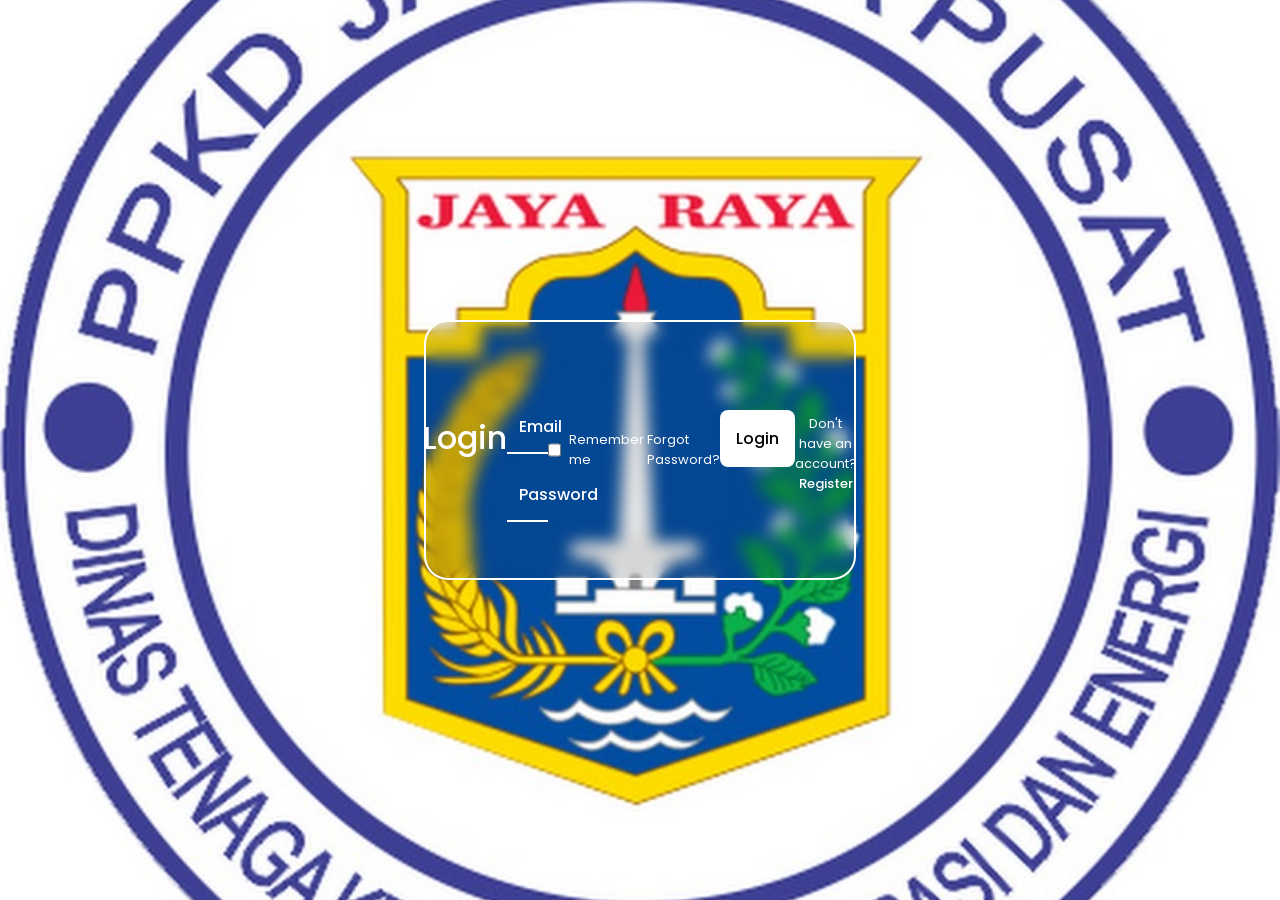
<file: public/assets/login/index.html>
<!DOCTYPE html>
   <html lang="en">
   <head>
      <meta charset="UTF-8">
      <meta name="viewport" content="width=device-width, initial-scale=1.0">

      <!--=============== REMIXICONS ===============-->
      <!-- <link href="https://cdn.jsdelivr.net/npm/remixicon@2.5.0/fonts/remixicon.css" rel="stylesheet"> -->

      <!--=============== CSS ===============-->
      <link rel="stylesheet" href="assets/css/styles.css">

      <title>Animated login form - Bedimcode</title>
   </head>
   <body>
      <div class="login">
         <img src="assets/img/ppkd.jpg" alt="login image" class="login__img">

         <form action="" class="login__form">
            <h1 class="login__title">Login</h1>

            <div class="login__content">
               <div class="login__box">
                  <i class="ri-user-3-line login__icon"></i>

                  <div class="login__box-input">
                     <input type="email" required class="login__input" id="login-email" placeholder=" ">
                     <label for="login-email" class="login__label">Email</label>
                  </div>
               </div>

               <div class="login__box">
                  <i class="ri-lock-2-line login__icon"></i>

                  <div class="login__box-input">
                     <input type="password" required class="login__input" id="login-pass" placeholder=" ">
                     <label for="login-pass" class="login__label">Password</label>
                     <i class="ri-eye-off-line login__eye" id="login-eye"></i>
                  </div>
               </div>
            </div>

            <div class="login__check">
               <div class="login__check-group">
                  <input type="checkbox" class="login__check-input" id="login-check">
                  <label for="login-check" class="login__check-label">Remember me</label>
               </div>

               <a href="#" class="login__forgot">Forgot Password?</a>
            </div>

            <button type="submit" class="login__button">Login</button>

            <p class="login__register">
               Don't have an account? <a href="#">Register</a>
            </p>
         </form>
      </div>
      
      <!--=============== MAIN JS ===============-->
      <script src="assets/js/main.js"></script>
   </body>
</html>
</file>
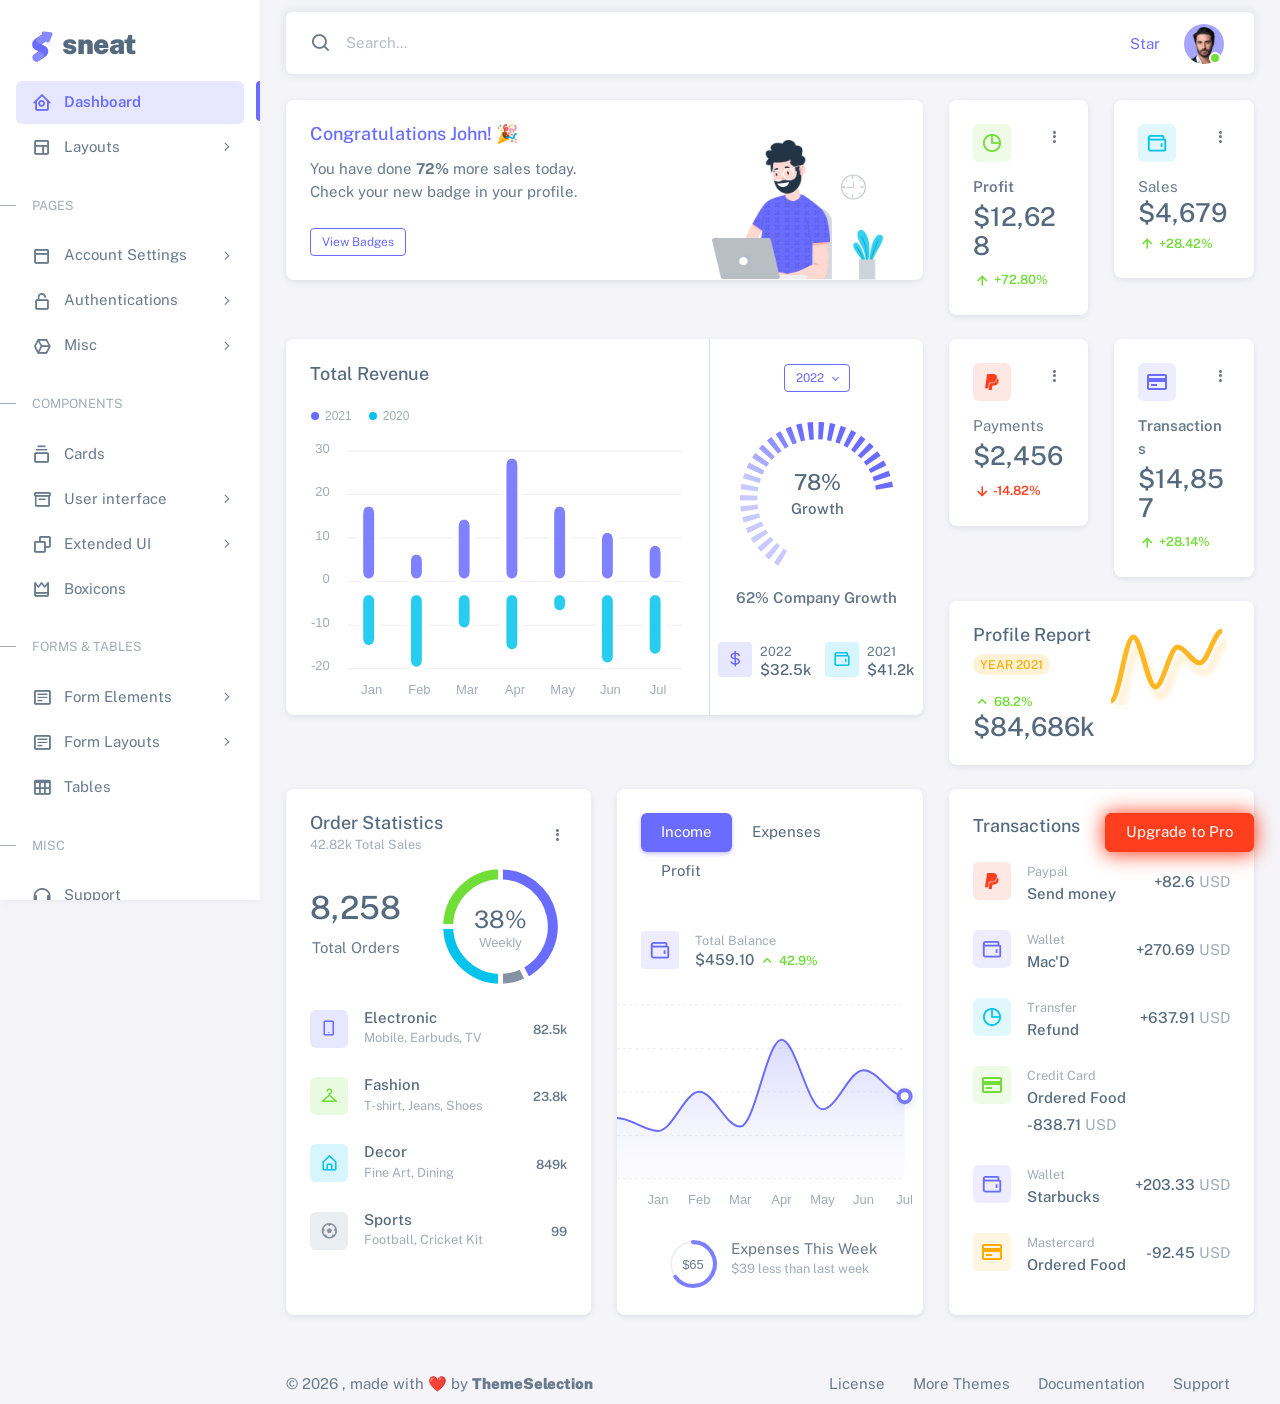
<file: public/assets/admin/html/index.html>
<!DOCTYPE html>

<!-- =========================================================
* Sneat - Bootstrap 5 HTML Admin Template - Pro | v1.0.0
==============================================================

* Product Page: https://themeselection.com/products/sneat-bootstrap-html-admin-template/
* Created by: ThemeSelection
* License: You must have a valid license purchased in order to legally use the theme for your project.
* Copyright ThemeSelection (https://themeselection.com)

=========================================================
 -->
<!-- beautify ignore:start -->
<html
  lang="en"
  class="light-style layout-menu-fixed"
  dir="ltr"
  data-theme="theme-default"
  data-assets-path="../assets/"
  data-template="vertical-menu-template-free"
>
  <head>
    <meta charset="utf-8" />
    <meta
      name="viewport"
      content="width=device-width, initial-scale=1.0, user-scalable=no, minimum-scale=1.0, maximum-scale=1.0"
    />

    <title>Dashboard - Analytics | Sneat - Bootstrap 5 HTML Admin Template - Pro</title>

    <meta name="description" content="" />

    <!-- Favicon -->
    <link rel="icon" type="image/x-icon" href="../assets/img/favicon/favicon.ico" />

    <!-- Fonts -->
    <link rel="preconnect" href="https://fonts.googleapis.com" />
    <link rel="preconnect" href="https://fonts.gstatic.com" crossorigin />
    <link
      href="https://fonts.googleapis.com/css2?family=Public+Sans:ital,wght@0,300;0,400;0,500;0,600;0,700;1,300;1,400;1,500;1,600;1,700&display=swap"
      rel="stylesheet"
    />

    <!-- Icons. Uncomment required icon fonts -->
    <link rel="stylesheet" href="../assets/vendor/fonts/boxicons.css" />

    <!-- Core CSS -->
    <link rel="stylesheet" href="../assets/vendor/css/core.css" class="template-customizer-core-css" />
    <link rel="stylesheet" href="../assets/vendor/css/theme-default.css" class="template-customizer-theme-css" />
    <link rel="stylesheet" href="../assets/css/demo.css" />

    <!-- Vendors CSS -->
    <link rel="stylesheet" href="../assets/vendor/libs/perfect-scrollbar/perfect-scrollbar.css" />

    <link rel="stylesheet" href="../assets/vendor/libs/apex-charts/apex-charts.css" />

    <!-- Page CSS -->

    <!-- Helpers -->
    <script src="../assets/vendor/js/helpers.js"></script>

    <!--! Template customizer & Theme config files MUST be included after core stylesheets and helpers.js in the <head> section -->
    <!--? Config:  Mandatory theme config file contain global vars & default theme options, Set your preferred theme option in this file.  -->
    <script src="../assets/js/config.js"></script>
  </head>

  <body>
    <!-- Layout wrapper -->
    <div class="layout-wrapper layout-content-navbar">
      <div class="layout-container">
        <!-- Menu -->

        <aside id="layout-menu" class="layout-menu menu-vertical menu bg-menu-theme">
          <div class="app-brand demo">
            <a href="index.html" class="app-brand-link">
              <span class="app-brand-logo demo">
                <svg
                  width="25"
                  viewBox="0 0 25 42"
                  version="1.1"
                  xmlns="http://www.w3.org/2000/svg"
                  xmlns:xlink="http://www.w3.org/1999/xlink"
                >
                  <defs>
                    <path
                      d="M13.7918663,0.358365126 L3.39788168,7.44174259 C0.566865006,9.69408886 -0.379795268,12.4788597 0.557900856,15.7960551 C0.68998853,16.2305145 1.09562888,17.7872135 3.12357076,19.2293357 C3.8146334,19.7207684 5.32369333,20.3834223 7.65075054,21.2172976 L7.59773219,21.2525164 L2.63468769,24.5493413 C0.445452254,26.3002124 0.0884951797,28.5083815 1.56381646,31.1738486 C2.83770406,32.8170431 5.20850219,33.2640127 7.09180128,32.5391577 C8.347334,32.0559211 11.4559176,30.0011079 16.4175519,26.3747182 C18.0338572,24.4997857 18.6973423,22.4544883 18.4080071,20.2388261 C17.963753,17.5346866 16.1776345,15.5799961 13.0496516,14.3747546 L10.9194936,13.4715819 L18.6192054,7.984237 L13.7918663,0.358365126 Z"
                      id="path-1"
                    ></path>
                    <path
                      d="M5.47320593,6.00457225 C4.05321814,8.216144 4.36334763,10.0722806 6.40359441,11.5729822 C8.61520715,12.571656 10.0999176,13.2171421 10.8577257,13.5094407 L15.5088241,14.433041 L18.6192054,7.984237 C15.5364148,3.11535317 13.9273018,0.573395879 13.7918663,0.358365126 C13.5790555,0.511491653 10.8061687,2.3935607 5.47320593,6.00457225 Z"
                      id="path-3"
                    ></path>
                    <path
                      d="M7.50063644,21.2294429 L12.3234468,23.3159332 C14.1688022,24.7579751 14.397098,26.4880487 13.008334,28.506154 C11.6195701,30.5242593 10.3099883,31.790241 9.07958868,32.3040991 C5.78142938,33.4346997 4.13234973,34 4.13234973,34 C4.13234973,34 2.75489982,33.0538207 2.37032616e-14,31.1614621 C-0.55822714,27.8186216 -0.55822714,26.0572515 -4.05231404e-15,25.8773518 C0.83734071,25.6075023 2.77988457,22.8248993 3.3049379,22.52991 C3.65497346,22.3332504 5.05353963,21.8997614 7.50063644,21.2294429 Z"
                      id="path-4"
                    ></path>
                    <path
                      d="M20.6,7.13333333 L25.6,13.8 C26.2627417,14.6836556 26.0836556,15.9372583 25.2,16.6 C24.8538077,16.8596443 24.4327404,17 24,17 L14,17 C12.8954305,17 12,16.1045695 12,15 C12,14.5672596 12.1403557,14.1461923 12.4,13.8 L17.4,7.13333333 C18.0627417,6.24967773 19.3163444,6.07059163 20.2,6.73333333 C20.3516113,6.84704183 20.4862915,6.981722 20.6,7.13333333 Z"
                      id="path-5"
                    ></path>
                  </defs>
                  <g id="g-app-brand" stroke="none" stroke-width="1" fill="none" fill-rule="evenodd">
                    <g id="Brand-Logo" transform="translate(-27.000000, -15.000000)">
                      <g id="Icon" transform="translate(27.000000, 15.000000)">
                        <g id="Mask" transform="translate(0.000000, 8.000000)">
                          <mask id="mask-2" fill="white">
                            <use xlink:href="#path-1"></use>
                          </mask>
                          <use fill="#696cff" xlink:href="#path-1"></use>
                          <g id="Path-3" mask="url(#mask-2)">
                            <use fill="#696cff" xlink:href="#path-3"></use>
                            <use fill-opacity="0.2" fill="#FFFFFF" xlink:href="#path-3"></use>
                          </g>
                          <g id="Path-4" mask="url(#mask-2)">
                            <use fill="#696cff" xlink:href="#path-4"></use>
                            <use fill-opacity="0.2" fill="#FFFFFF" xlink:href="#path-4"></use>
                          </g>
                        </g>
                        <g
                          id="Triangle"
                          transform="translate(19.000000, 11.000000) rotate(-300.000000) translate(-19.000000, -11.000000) "
                        >
                          <use fill="#696cff" xlink:href="#path-5"></use>
                          <use fill-opacity="0.2" fill="#FFFFFF" xlink:href="#path-5"></use>
                        </g>
                      </g>
                    </g>
                  </g>
                </svg>
              </span>
              <span class="app-brand-text demo menu-text fw-bolder ms-2">Sneat</span>
            </a>

            <a href="javascript:void(0);" class="layout-menu-toggle menu-link text-large ms-auto d-block d-xl-none">
              <i class="bx bx-chevron-left bx-sm align-middle"></i>
            </a>
          </div>

          <div class="menu-inner-shadow"></div>

          <ul class="menu-inner py-1">
            <!-- Dashboard -->
            <li class="menu-item active">
              <a href="index.html" class="menu-link">
                <i class="menu-icon tf-icons bx bx-home-circle"></i>
                <div data-i18n="Analytics">Dashboard</div>
              </a>
            </li>

            <!-- Layouts -->
            <li class="menu-item">
              <a href="javascript:void(0);" class="menu-link menu-toggle">
                <i class="menu-icon tf-icons bx bx-layout"></i>
                <div data-i18n="Layouts">Layouts</div>
              </a>

              <ul class="menu-sub">
                <li class="menu-item">
                  <a href="layouts-without-menu.html" class="menu-link">
                    <div data-i18n="Without menu">Without menu</div>
                  </a>
                </li>
                <li class="menu-item">
                  <a href="layouts-without-navbar.html" class="menu-link">
                    <div data-i18n="Without navbar">Without navbar</div>
                  </a>
                </li>
                <li class="menu-item">
                  <a href="layouts-container.html" class="menu-link">
                    <div data-i18n="Container">Container</div>
                  </a>
                </li>
                <li class="menu-item">
                  <a href="layouts-fluid.html" class="menu-link">
                    <div data-i18n="Fluid">Fluid</div>
                  </a>
                </li>
                <li class="menu-item">
                  <a href="layouts-blank.html" class="menu-link">
                    <div data-i18n="Blank">Blank</div>
                  </a>
                </li>
              </ul>
            </li>

            <li class="menu-header small text-uppercase">
              <span class="menu-header-text">Pages</span>
            </li>
            <li class="menu-item">
              <a href="javascript:void(0);" class="menu-link menu-toggle">
                <i class="menu-icon tf-icons bx bx-dock-top"></i>
                <div data-i18n="Account Settings">Account Settings</div>
              </a>
              <ul class="menu-sub">
                <li class="menu-item">
                  <a href="pages-account-settings-account.html" class="menu-link">
                    <div data-i18n="Account">Account</div>
                  </a>
                </li>
                <li class="menu-item">
                  <a href="pages-account-settings-notifications.html" class="menu-link">
                    <div data-i18n="Notifications">Notifications</div>
                  </a>
                </li>
                <li class="menu-item">
                  <a href="pages-account-settings-connections.html" class="menu-link">
                    <div data-i18n="Connections">Connections</div>
                  </a>
                </li>
              </ul>
            </li>
            <li class="menu-item">
              <a href="javascript:void(0);" class="menu-link menu-toggle">
                <i class="menu-icon tf-icons bx bx-lock-open-alt"></i>
                <div data-i18n="Authentications">Authentications</div>
              </a>
              <ul class="menu-sub">
                <li class="menu-item">
                  <a href="auth-login-basic.html" class="menu-link" target="_blank">
                    <div data-i18n="Basic">Login</div>
                  </a>
                </li>
                <li class="menu-item">
                  <a href="auth-register-basic.html" class="menu-link" target="_blank">
                    <div data-i18n="Basic">Register</div>
                  </a>
                </li>
                <li class="menu-item">
                  <a href="auth-forgot-password-basic.html" class="menu-link" target="_blank">
                    <div data-i18n="Basic">Forgot Password</div>
                  </a>
                </li>
              </ul>
            </li>
            <li class="menu-item">
              <a href="javascript:void(0);" class="menu-link menu-toggle">
                <i class="menu-icon tf-icons bx bx-cube-alt"></i>
                <div data-i18n="Misc">Misc</div>
              </a>
              <ul class="menu-sub">
                <li class="menu-item">
                  <a href="pages-misc-error.html" class="menu-link">
                    <div data-i18n="Error">Error</div>
                  </a>
                </li>
                <li class="menu-item">
                  <a href="pages-misc-under-maintenance.html" class="menu-link">
                    <div data-i18n="Under Maintenance">Under Maintenance</div>
                  </a>
                </li>
              </ul>
            </li>
            <!-- Components -->
            <li class="menu-header small text-uppercase"><span class="menu-header-text">Components</span></li>
            <!-- Cards -->
            <li class="menu-item">
              <a href="cards-basic.html" class="menu-link">
                <i class="menu-icon tf-icons bx bx-collection"></i>
                <div data-i18n="Basic">Cards</div>
              </a>
            </li>
            <!-- User interface -->
            <li class="menu-item">
              <a href="javascript:void(0)" class="menu-link menu-toggle">
                <i class="menu-icon tf-icons bx bx-box"></i>
                <div data-i18n="User interface">User interface</div>
              </a>
              <ul class="menu-sub">
                <li class="menu-item">
                  <a href="ui-accordion.html" class="menu-link">
                    <div data-i18n="Accordion">Accordion</div>
                  </a>
                </li>
                <li class="menu-item">
                  <a href="ui-alerts.html" class="menu-link">
                    <div data-i18n="Alerts">Alerts</div>
                  </a>
                </li>
                <li class="menu-item">
                  <a href="ui-badges.html" class="menu-link">
                    <div data-i18n="Badges">Badges</div>
                  </a>
                </li>
                <li class="menu-item">
                  <a href="ui-buttons.html" class="menu-link">
                    <div data-i18n="Buttons">Buttons</div>
                  </a>
                </li>
                <li class="menu-item">
                  <a href="ui-carousel.html" class="menu-link">
                    <div data-i18n="Carousel">Carousel</div>
                  </a>
                </li>
                <li class="menu-item">
                  <a href="ui-collapse.html" class="menu-link">
                    <div data-i18n="Collapse">Collapse</div>
                  </a>
                </li>
                <li class="menu-item">
                  <a href="ui-dropdowns.html" class="menu-link">
                    <div data-i18n="Dropdowns">Dropdowns</div>
                  </a>
                </li>
                <li class="menu-item">
                  <a href="ui-footer.html" class="menu-link">
                    <div data-i18n="Footer">Footer</div>
                  </a>
                </li>
                <li class="menu-item">
                  <a href="ui-list-groups.html" class="menu-link">
                    <div data-i18n="List Groups">List groups</div>
                  </a>
                </li>
                <li class="menu-item">
                  <a href="ui-modals.html" class="menu-link">
                    <div data-i18n="Modals">Modals</div>
                  </a>
                </li>
                <li class="menu-item">
                  <a href="ui-navbar.html" class="menu-link">
                    <div data-i18n="Navbar">Navbar</div>
                  </a>
                </li>
                <li class="menu-item">
                  <a href="ui-offcanvas.html" class="menu-link">
                    <div data-i18n="Offcanvas">Offcanvas</div>
                  </a>
                </li>
                <li class="menu-item">
                  <a href="ui-pagination-breadcrumbs.html" class="menu-link">
                    <div data-i18n="Pagination &amp; Breadcrumbs">Pagination &amp; Breadcrumbs</div>
                  </a>
                </li>
                <li class="menu-item">
                  <a href="ui-progress.html" class="menu-link">
                    <div data-i18n="Progress">Progress</div>
                  </a>
                </li>
                <li class="menu-item">
                  <a href="ui-spinners.html" class="menu-link">
                    <div data-i18n="Spinners">Spinners</div>
                  </a>
                </li>
                <li class="menu-item">
                  <a href="ui-tabs-pills.html" class="menu-link">
                    <div data-i18n="Tabs &amp; Pills">Tabs &amp; Pills</div>
                  </a>
                </li>
                <li class="menu-item">
                  <a href="ui-toasts.html" class="menu-link">
                    <div data-i18n="Toasts">Toasts</div>
                  </a>
                </li>
                <li class="menu-item">
                  <a href="ui-tooltips-popovers.html" class="menu-link">
                    <div data-i18n="Tooltips & Popovers">Tooltips &amp; popovers</div>
                  </a>
                </li>
                <li class="menu-item">
                  <a href="ui-typography.html" class="menu-link">
                    <div data-i18n="Typography">Typography</div>
                  </a>
                </li>
              </ul>
            </li>

            <!-- Extended components -->
            <li class="menu-item">
              <a href="javascript:void(0)" class="menu-link menu-toggle">
                <i class="menu-icon tf-icons bx bx-copy"></i>
                <div data-i18n="Extended UI">Extended UI</div>
              </a>
              <ul class="menu-sub">
                <li class="menu-item">
                  <a href="extended-ui-perfect-scrollbar.html" class="menu-link">
                    <div data-i18n="Perfect Scrollbar">Perfect scrollbar</div>
                  </a>
                </li>
                <li class="menu-item">
                  <a href="extended-ui-text-divider.html" class="menu-link">
                    <div data-i18n="Text Divider">Text Divider</div>
                  </a>
                </li>
              </ul>
            </li>

            <li class="menu-item">
              <a href="icons-boxicons.html" class="menu-link">
                <i class="menu-icon tf-icons bx bx-crown"></i>
                <div data-i18n="Boxicons">Boxicons</div>
              </a>
            </li>

            <!-- Forms & Tables -->
            <li class="menu-header small text-uppercase"><span class="menu-header-text">Forms &amp; Tables</span></li>
            <!-- Forms -->
            <li class="menu-item">
              <a href="javascript:void(0);" class="menu-link menu-toggle">
                <i class="menu-icon tf-icons bx bx-detail"></i>
                <div data-i18n="Form Elements">Form Elements</div>
              </a>
              <ul class="menu-sub">
                <li class="menu-item">
                  <a href="forms-basic-inputs.html" class="menu-link">
                    <div data-i18n="Basic Inputs">Basic Inputs</div>
                  </a>
                </li>
                <li class="menu-item">
                  <a href="forms-input-groups.html" class="menu-link">
                    <div data-i18n="Input groups">Input groups</div>
                  </a>
                </li>
              </ul>
            </li>
            <li class="menu-item">
              <a href="javascript:void(0);" class="menu-link menu-toggle">
                <i class="menu-icon tf-icons bx bx-detail"></i>
                <div data-i18n="Form Layouts">Form Layouts</div>
              </a>
              <ul class="menu-sub">
                <li class="menu-item">
                  <a href="form-layouts-vertical.html" class="menu-link">
                    <div data-i18n="Vertical Form">Vertical Form</div>
                  </a>
                </li>
                <li class="menu-item">
                  <a href="form-layouts-horizontal.html" class="menu-link">
                    <div data-i18n="Horizontal Form">Horizontal Form</div>
                  </a>
                </li>
              </ul>
            </li>
            <!-- Tables -->
            <li class="menu-item">
              <a href="tables-basic.html" class="menu-link">
                <i class="menu-icon tf-icons bx bx-table"></i>
                <div data-i18n="Tables">Tables</div>
              </a>
            </li>
            <!-- Misc -->
            <li class="menu-header small text-uppercase"><span class="menu-header-text">Misc</span></li>
            <li class="menu-item">
              <a
                href="https://github.com/themeselection/sneat-html-admin-template-free/issues"
                target="_blank"
                class="menu-link"
              >
                <i class="menu-icon tf-icons bx bx-support"></i>
                <div data-i18n="Support">Support</div>
              </a>
            </li>
            <li class="menu-item">
              <a
                href="https://themeselection.com/demo/sneat-bootstrap-html-admin-template/documentation/"
                target="_blank"
                class="menu-link"
              >
                <i class="menu-icon tf-icons bx bx-file"></i>
                <div data-i18n="Documentation">Documentation</div>
              </a>
            </li>
          </ul>
        </aside>
        <!-- / Menu -->

        <!-- Layout container -->
        <div class="layout-page">
          <!-- Navbar -->

          <nav
            class="layout-navbar container-xxl navbar navbar-expand-xl navbar-detached align-items-center bg-navbar-theme"
            id="layout-navbar"
          >
            <div class="layout-menu-toggle navbar-nav align-items-xl-center me-3 me-xl-0 d-xl-none">
              <a class="nav-item nav-link px-0 me-xl-4" href="javascript:void(0)">
                <i class="bx bx-menu bx-sm"></i>
              </a>
            </div>

            <div class="navbar-nav-right d-flex align-items-center" id="navbar-collapse">
              <!-- Search -->
              <div class="navbar-nav align-items-center">
                <div class="nav-item d-flex align-items-center">
                  <i class="bx bx-search fs-4 lh-0"></i>
                  <input
                    type="text"
                    class="form-control border-0 shadow-none"
                    placeholder="Search..."
                    aria-label="Search..."
                  />
                </div>
              </div>
              <!-- /Search -->

              <ul class="navbar-nav flex-row align-items-center ms-auto">
                <!-- Place this tag where you want the button to render. -->
                <li class="nav-item lh-1 me-3">
                  <a
                    class="github-button"
                    href="https://github.com/themeselection/sneat-html-admin-template-free"
                    data-icon="octicon-star"
                    data-size="large"
                    data-show-count="true"
                    aria-label="Star themeselection/sneat-html-admin-template-free on GitHub"
                    >Star</a
                  >
                </li>

                <!-- User -->
                <li class="nav-item navbar-dropdown dropdown-user dropdown">
                  <a class="nav-link dropdown-toggle hide-arrow" href="javascript:void(0);" data-bs-toggle="dropdown">
                    <div class="avatar avatar-online">
                      <img src="../assets/img/avatars/1.png" alt class="w-px-40 h-auto rounded-circle" />
                    </div>
                  </a>
                  <ul class="dropdown-menu dropdown-menu-end">
                    <li>
                      <a class="dropdown-item" href="#">
                        <div class="d-flex">
                          <div class="flex-shrink-0 me-3">
                            <div class="avatar avatar-online">
                              <img src="../assets/img/avatars/1.png" alt class="w-px-40 h-auto rounded-circle" />
                            </div>
                          </div>
                          <div class="flex-grow-1">
                            <span class="fw-semibold d-block">John Doe</span>
                            <small class="text-muted">Admin</small>
                          </div>
                        </div>
                      </a>
                    </li>
                    <li>
                      <div class="dropdown-divider"></div>
                    </li>
                    <li>
                      <a class="dropdown-item" href="#">
                        <i class="bx bx-user me-2"></i>
                        <span class="align-middle">My Profile</span>
                      </a>
                    </li>
                    <li>
                      <a class="dropdown-item" href="#">
                        <i class="bx bx-cog me-2"></i>
                        <span class="align-middle">Settings</span>
                      </a>
                    </li>
                    <li>
                      <a class="dropdown-item" href="#">
                        <span class="d-flex align-items-center align-middle">
                          <i class="flex-shrink-0 bx bx-credit-card me-2"></i>
                          <span class="flex-grow-1 align-middle">Billing</span>
                          <span class="flex-shrink-0 badge badge-center rounded-pill bg-danger w-px-20 h-px-20">4</span>
                        </span>
                      </a>
                    </li>
                    <li>
                      <div class="dropdown-divider"></div>
                    </li>
                    <li>
                      <a class="dropdown-item" href="auth-login-basic.html">
                        <i class="bx bx-power-off me-2"></i>
                        <span class="align-middle">Log Out</span>
                      </a>
                    </li>
                  </ul>
                </li>
                <!--/ User -->
              </ul>
            </div>
          </nav>

          <!-- / Navbar -->

          <!-- Content wrapper -->
          <div class="content-wrapper">
            <!-- Content -->

            <div class="container-xxl flex-grow-1 container-p-y">
              <div class="row">
                <div class="col-lg-8 mb-4 order-0">
                  <div class="card">
                    <div class="d-flex align-items-end row">
                      <div class="col-sm-7">
                        <div class="card-body">
                          <h5 class="card-title text-primary">Congratulations John! 🎉</h5>
                          <p class="mb-4">
                            You have done <span class="fw-bold">72%</span> more sales today. Check your new badge in
                            your profile.
                          </p>

                          <a href="javascript:;" class="btn btn-sm btn-outline-primary">View Badges</a>
                        </div>
                      </div>
                      <div class="col-sm-5 text-center text-sm-left">
                        <div class="card-body pb-0 px-0 px-md-4">
                          <img
                            src="../assets/img/illustrations/man-with-laptop-light.png"
                            height="140"
                            alt="View Badge User"
                            data-app-dark-img="illustrations/man-with-laptop-dark.png"
                            data-app-light-img="illustrations/man-with-laptop-light.png"
                          />
                        </div>
                      </div>
                    </div>
                  </div>
                </div>
                <div class="col-lg-4 col-md-4 order-1">
                  <div class="row">
                    <div class="col-lg-6 col-md-12 col-6 mb-4">
                      <div class="card">
                        <div class="card-body">
                          <div class="card-title d-flex align-items-start justify-content-between">
                            <div class="avatar flex-shrink-0">
                              <img
                                src="../assets/img/icons/unicons/chart-success.png"
                                alt="chart success"
                                class="rounded"
                              />
                            </div>
                            <div class="dropdown">
                              <button
                                class="btn p-0"
                                type="button"
                                id="cardOpt3"
                                data-bs-toggle="dropdown"
                                aria-haspopup="true"
                                aria-expanded="false"
                              >
                                <i class="bx bx-dots-vertical-rounded"></i>
                              </button>
                              <div class="dropdown-menu dropdown-menu-end" aria-labelledby="cardOpt3">
                                <a class="dropdown-item" href="javascript:void(0);">View More</a>
                                <a class="dropdown-item" href="javascript:void(0);">Delete</a>
                              </div>
                            </div>
                          </div>
                          <span class="fw-semibold d-block mb-1">Profit</span>
                          <h3 class="card-title mb-2">$12,628</h3>
                          <small class="text-success fw-semibold"><i class="bx bx-up-arrow-alt"></i> +72.80%</small>
                        </div>
                      </div>
                    </div>
                    <div class="col-lg-6 col-md-12 col-6 mb-4">
                      <div class="card">
                        <div class="card-body">
                          <div class="card-title d-flex align-items-start justify-content-between">
                            <div class="avatar flex-shrink-0">
                              <img
                                src="../assets/img/icons/unicons/wallet-info.png"
                                alt="Credit Card"
                                class="rounded"
                              />
                            </div>
                            <div class="dropdown">
                              <button
                                class="btn p-0"
                                type="button"
                                id="cardOpt6"
                                data-bs-toggle="dropdown"
                                aria-haspopup="true"
                                aria-expanded="false"
                              >
                                <i class="bx bx-dots-vertical-rounded"></i>
                              </button>
                              <div class="dropdown-menu dropdown-menu-end" aria-labelledby="cardOpt6">
                                <a class="dropdown-item" href="javascript:void(0);">View More</a>
                                <a class="dropdown-item" href="javascript:void(0);">Delete</a>
                              </div>
                            </div>
                          </div>
                          <span>Sales</span>
                          <h3 class="card-title text-nowrap mb-1">$4,679</h3>
                          <small class="text-success fw-semibold"><i class="bx bx-up-arrow-alt"></i> +28.42%</small>
                        </div>
                      </div>
                    </div>
                  </div>
                </div>
                <!-- Total Revenue -->
                <div class="col-12 col-lg-8 order-2 order-md-3 order-lg-2 mb-4">
                  <div class="card">
                    <div class="row row-bordered g-0">
                      <div class="col-md-8">
                        <h5 class="card-header m-0 me-2 pb-3">Total Revenue</h5>
                        <div id="totalRevenueChart" class="px-2"></div>
                      </div>
                      <div class="col-md-4">
                        <div class="card-body">
                          <div class="text-center">
                            <div class="dropdown">
                              <button
                                class="btn btn-sm btn-outline-primary dropdown-toggle"
                                type="button"
                                id="growthReportId"
                                data-bs-toggle="dropdown"
                                aria-haspopup="true"
                                aria-expanded="false"
                              >
                                2022
                              </button>
                              <div class="dropdown-menu dropdown-menu-end" aria-labelledby="growthReportId">
                                <a class="dropdown-item" href="javascript:void(0);">2021</a>
                                <a class="dropdown-item" href="javascript:void(0);">2020</a>
                                <a class="dropdown-item" href="javascript:void(0);">2019</a>
                              </div>
                            </div>
                          </div>
                        </div>
                        <div id="growthChart"></div>
                        <div class="text-center fw-semibold pt-3 mb-2">62% Company Growth</div>

                        <div class="d-flex px-xxl-4 px-lg-2 p-4 gap-xxl-3 gap-lg-1 gap-3 justify-content-between">
                          <div class="d-flex">
                            <div class="me-2">
                              <span class="badge bg-label-primary p-2"><i class="bx bx-dollar text-primary"></i></span>
                            </div>
                            <div class="d-flex flex-column">
                              <small>2022</small>
                              <h6 class="mb-0">$32.5k</h6>
                            </div>
                          </div>
                          <div class="d-flex">
                            <div class="me-2">
                              <span class="badge bg-label-info p-2"><i class="bx bx-wallet text-info"></i></span>
                            </div>
                            <div class="d-flex flex-column">
                              <small>2021</small>
                              <h6 class="mb-0">$41.2k</h6>
                            </div>
                          </div>
                        </div>
                      </div>
                    </div>
                  </div>
                </div>
                <!--/ Total Revenue -->
                <div class="col-12 col-md-8 col-lg-4 order-3 order-md-2">
                  <div class="row">
                    <div class="col-6 mb-4">
                      <div class="card">
                        <div class="card-body">
                          <div class="card-title d-flex align-items-start justify-content-between">
                            <div class="avatar flex-shrink-0">
                              <img src="../assets/img/icons/unicons/paypal.png" alt="Credit Card" class="rounded" />
                            </div>
                            <div class="dropdown">
                              <button
                                class="btn p-0"
                                type="button"
                                id="cardOpt4"
                                data-bs-toggle="dropdown"
                                aria-haspopup="true"
                                aria-expanded="false"
                              >
                                <i class="bx bx-dots-vertical-rounded"></i>
                              </button>
                              <div class="dropdown-menu dropdown-menu-end" aria-labelledby="cardOpt4">
                                <a class="dropdown-item" href="javascript:void(0);">View More</a>
                                <a class="dropdown-item" href="javascript:void(0);">Delete</a>
                              </div>
                            </div>
                          </div>
                          <span class="d-block mb-1">Payments</span>
                          <h3 class="card-title text-nowrap mb-2">$2,456</h3>
                          <small class="text-danger fw-semibold"><i class="bx bx-down-arrow-alt"></i> -14.82%</small>
                        </div>
                      </div>
                    </div>
                    <div class="col-6 mb-4">
                      <div class="card">
                        <div class="card-body">
                          <div class="card-title d-flex align-items-start justify-content-between">
                            <div class="avatar flex-shrink-0">
                              <img src="../assets/img/icons/unicons/cc-primary.png" alt="Credit Card" class="rounded" />
                            </div>
                            <div class="dropdown">
                              <button
                                class="btn p-0"
                                type="button"
                                id="cardOpt1"
                                data-bs-toggle="dropdown"
                                aria-haspopup="true"
                                aria-expanded="false"
                              >
                                <i class="bx bx-dots-vertical-rounded"></i>
                              </button>
                              <div class="dropdown-menu" aria-labelledby="cardOpt1">
                                <a class="dropdown-item" href="javascript:void(0);">View More</a>
                                <a class="dropdown-item" href="javascript:void(0);">Delete</a>
                              </div>
                            </div>
                          </div>
                          <span class="fw-semibold d-block mb-1">Transactions</span>
                          <h3 class="card-title mb-2">$14,857</h3>
                          <small class="text-success fw-semibold"><i class="bx bx-up-arrow-alt"></i> +28.14%</small>
                        </div>
                      </div>
                    </div>
                    <!-- </div>
    <div class="row"> -->
                    <div class="col-12 mb-4">
                      <div class="card">
                        <div class="card-body">
                          <div class="d-flex justify-content-between flex-sm-row flex-column gap-3">
                            <div class="d-flex flex-sm-column flex-row align-items-start justify-content-between">
                              <div class="card-title">
                                <h5 class="text-nowrap mb-2">Profile Report</h5>
                                <span class="badge bg-label-warning rounded-pill">Year 2021</span>
                              </div>
                              <div class="mt-sm-auto">
                                <small class="text-success text-nowrap fw-semibold"
                                  ><i class="bx bx-chevron-up"></i> 68.2%</small
                                >
                                <h3 class="mb-0">$84,686k</h3>
                              </div>
                            </div>
                            <div id="profileReportChart"></div>
                          </div>
                        </div>
                      </div>
                    </div>
                  </div>
                </div>
              </div>
              <div class="row">
                <!-- Order Statistics -->
                <div class="col-md-6 col-lg-4 col-xl-4 order-0 mb-4">
                  <div class="card h-100">
                    <div class="card-header d-flex align-items-center justify-content-between pb-0">
                      <div class="card-title mb-0">
                        <h5 class="m-0 me-2">Order Statistics</h5>
                        <small class="text-muted">42.82k Total Sales</small>
                      </div>
                      <div class="dropdown">
                        <button
                          class="btn p-0"
                          type="button"
                          id="orederStatistics"
                          data-bs-toggle="dropdown"
                          aria-haspopup="true"
                          aria-expanded="false"
                        >
                          <i class="bx bx-dots-vertical-rounded"></i>
                        </button>
                        <div class="dropdown-menu dropdown-menu-end" aria-labelledby="orederStatistics">
                          <a class="dropdown-item" href="javascript:void(0);">Select All</a>
                          <a class="dropdown-item" href="javascript:void(0);">Refresh</a>
                          <a class="dropdown-item" href="javascript:void(0);">Share</a>
                        </div>
                      </div>
                    </div>
                    <div class="card-body">
                      <div class="d-flex justify-content-between align-items-center mb-3">
                        <div class="d-flex flex-column align-items-center gap-1">
                          <h2 class="mb-2">8,258</h2>
                          <span>Total Orders</span>
                        </div>
                        <div id="orderStatisticsChart"></div>
                      </div>
                      <ul class="p-0 m-0">
                        <li class="d-flex mb-4 pb-1">
                          <div class="avatar flex-shrink-0 me-3">
                            <span class="avatar-initial rounded bg-label-primary"
                              ><i class="bx bx-mobile-alt"></i
                            ></span>
                          </div>
                          <div class="d-flex w-100 flex-wrap align-items-center justify-content-between gap-2">
                            <div class="me-2">
                              <h6 class="mb-0">Electronic</h6>
                              <small class="text-muted">Mobile, Earbuds, TV</small>
                            </div>
                            <div class="user-progress">
                              <small class="fw-semibold">82.5k</small>
                            </div>
                          </div>
                        </li>
                        <li class="d-flex mb-4 pb-1">
                          <div class="avatar flex-shrink-0 me-3">
                            <span class="avatar-initial rounded bg-label-success"><i class="bx bx-closet"></i></span>
                          </div>
                          <div class="d-flex w-100 flex-wrap align-items-center justify-content-between gap-2">
                            <div class="me-2">
                              <h6 class="mb-0">Fashion</h6>
                              <small class="text-muted">T-shirt, Jeans, Shoes</small>
                            </div>
                            <div class="user-progress">
                              <small class="fw-semibold">23.8k</small>
                            </div>
                          </div>
                        </li>
                        <li class="d-flex mb-4 pb-1">
                          <div class="avatar flex-shrink-0 me-3">
                            <span class="avatar-initial rounded bg-label-info"><i class="bx bx-home-alt"></i></span>
                          </div>
                          <div class="d-flex w-100 flex-wrap align-items-center justify-content-between gap-2">
                            <div class="me-2">
                              <h6 class="mb-0">Decor</h6>
                              <small class="text-muted">Fine Art, Dining</small>
                            </div>
                            <div class="user-progress">
                              <small class="fw-semibold">849k</small>
                            </div>
                          </div>
                        </li>
                        <li class="d-flex">
                          <div class="avatar flex-shrink-0 me-3">
                            <span class="avatar-initial rounded bg-label-secondary"
                              ><i class="bx bx-football"></i
                            ></span>
                          </div>
                          <div class="d-flex w-100 flex-wrap align-items-center justify-content-between gap-2">
                            <div class="me-2">
                              <h6 class="mb-0">Sports</h6>
                              <small class="text-muted">Football, Cricket Kit</small>
                            </div>
                            <div class="user-progress">
                              <small class="fw-semibold">99</small>
                            </div>
                          </div>
                        </li>
                      </ul>
                    </div>
                  </div>
                </div>
                <!--/ Order Statistics -->

                <!-- Expense Overview -->
                <div class="col-md-6 col-lg-4 order-1 mb-4">
                  <div class="card h-100">
                    <div class="card-header">
                      <ul class="nav nav-pills" role="tablist">
                        <li class="nav-item">
                          <button
                            type="button"
                            class="nav-link active"
                            role="tab"
                            data-bs-toggle="tab"
                            data-bs-target="#navs-tabs-line-card-income"
                            aria-controls="navs-tabs-line-card-income"
                            aria-selected="true"
                          >
                            Income
                          </button>
                        </li>
                        <li class="nav-item">
                          <button type="button" class="nav-link" role="tab">Expenses</button>
                        </li>
                        <li class="nav-item">
                          <button type="button" class="nav-link" role="tab">Profit</button>
                        </li>
                      </ul>
                    </div>
                    <div class="card-body px-0">
                      <div class="tab-content p-0">
                        <div class="tab-pane fade show active" id="navs-tabs-line-card-income" role="tabpanel">
                          <div class="d-flex p-4 pt-3">
                            <div class="avatar flex-shrink-0 me-3">
                              <img src="../assets/img/icons/unicons/wallet.png" alt="User" />
                            </div>
                            <div>
                              <small class="text-muted d-block">Total Balance</small>
                              <div class="d-flex align-items-center">
                                <h6 class="mb-0 me-1">$459.10</h6>
                                <small class="text-success fw-semibold">
                                  <i class="bx bx-chevron-up"></i>
                                  42.9%
                                </small>
                              </div>
                            </div>
                          </div>
                          <div id="incomeChart"></div>
                          <div class="d-flex justify-content-center pt-4 gap-2">
                            <div class="flex-shrink-0">
                              <div id="expensesOfWeek"></div>
                            </div>
                            <div>
                              <p class="mb-n1 mt-1">Expenses This Week</p>
                              <small class="text-muted">$39 less than last week</small>
                            </div>
                          </div>
                        </div>
                      </div>
                    </div>
                  </div>
                </div>
                <!--/ Expense Overview -->

                <!-- Transactions -->
                <div class="col-md-6 col-lg-4 order-2 mb-4">
                  <div class="card h-100">
                    <div class="card-header d-flex align-items-center justify-content-between">
                      <h5 class="card-title m-0 me-2">Transactions</h5>
                      <div class="dropdown">
                        <button
                          class="btn p-0"
                          type="button"
                          id="transactionID"
                          data-bs-toggle="dropdown"
                          aria-haspopup="true"
                          aria-expanded="false"
                        >
                          <i class="bx bx-dots-vertical-rounded"></i>
                        </button>
                        <div class="dropdown-menu dropdown-menu-end" aria-labelledby="transactionID">
                          <a class="dropdown-item" href="javascript:void(0);">Last 28 Days</a>
                          <a class="dropdown-item" href="javascript:void(0);">Last Month</a>
                          <a class="dropdown-item" href="javascript:void(0);">Last Year</a>
                        </div>
                      </div>
                    </div>
                    <div class="card-body">
                      <ul class="p-0 m-0">
                        <li class="d-flex mb-4 pb-1">
                          <div class="avatar flex-shrink-0 me-3">
                            <img src="../assets/img/icons/unicons/paypal.png" alt="User" class="rounded" />
                          </div>
                          <div class="d-flex w-100 flex-wrap align-items-center justify-content-between gap-2">
                            <div class="me-2">
                              <small class="text-muted d-block mb-1">Paypal</small>
                              <h6 class="mb-0">Send money</h6>
                            </div>
                            <div class="user-progress d-flex align-items-center gap-1">
                              <h6 class="mb-0">+82.6</h6>
                              <span class="text-muted">USD</span>
                            </div>
                          </div>
                        </li>
                        <li class="d-flex mb-4 pb-1">
                          <div class="avatar flex-shrink-0 me-3">
                            <img src="../assets/img/icons/unicons/wallet.png" alt="User" class="rounded" />
                          </div>
                          <div class="d-flex w-100 flex-wrap align-items-center justify-content-between gap-2">
                            <div class="me-2">
                              <small class="text-muted d-block mb-1">Wallet</small>
                              <h6 class="mb-0">Mac'D</h6>
                            </div>
                            <div class="user-progress d-flex align-items-center gap-1">
                              <h6 class="mb-0">+270.69</h6>
                              <span class="text-muted">USD</span>
                            </div>
                          </div>
                        </li>
                        <li class="d-flex mb-4 pb-1">
                          <div class="avatar flex-shrink-0 me-3">
                            <img src="../assets/img/icons/unicons/chart.png" alt="User" class="rounded" />
                          </div>
                          <div class="d-flex w-100 flex-wrap align-items-center justify-content-between gap-2">
                            <div class="me-2">
                              <small class="text-muted d-block mb-1">Transfer</small>
                              <h6 class="mb-0">Refund</h6>
                            </div>
                            <div class="user-progress d-flex align-items-center gap-1">
                              <h6 class="mb-0">+637.91</h6>
                              <span class="text-muted">USD</span>
                            </div>
                          </div>
                        </li>
                        <li class="d-flex mb-4 pb-1">
                          <div class="avatar flex-shrink-0 me-3">
                            <img src="../assets/img/icons/unicons/cc-success.png" alt="User" class="rounded" />
                          </div>
                          <div class="d-flex w-100 flex-wrap align-items-center justify-content-between gap-2">
                            <div class="me-2">
                              <small class="text-muted d-block mb-1">Credit Card</small>
                              <h6 class="mb-0">Ordered Food</h6>
                            </div>
                            <div class="user-progress d-flex align-items-center gap-1">
                              <h6 class="mb-0">-838.71</h6>
                              <span class="text-muted">USD</span>
                            </div>
                          </div>
                        </li>
                        <li class="d-flex mb-4 pb-1">
                          <div class="avatar flex-shrink-0 me-3">
                            <img src="../assets/img/icons/unicons/wallet.png" alt="User" class="rounded" />
                          </div>
                          <div class="d-flex w-100 flex-wrap align-items-center justify-content-between gap-2">
                            <div class="me-2">
                              <small class="text-muted d-block mb-1">Wallet</small>
                              <h6 class="mb-0">Starbucks</h6>
                            </div>
                            <div class="user-progress d-flex align-items-center gap-1">
                              <h6 class="mb-0">+203.33</h6>
                              <span class="text-muted">USD</span>
                            </div>
                          </div>
                        </li>
                        <li class="d-flex">
                          <div class="avatar flex-shrink-0 me-3">
                            <img src="../assets/img/icons/unicons/cc-warning.png" alt="User" class="rounded" />
                          </div>
                          <div class="d-flex w-100 flex-wrap align-items-center justify-content-between gap-2">
                            <div class="me-2">
                              <small class="text-muted d-block mb-1">Mastercard</small>
                              <h6 class="mb-0">Ordered Food</h6>
                            </div>
                            <div class="user-progress d-flex align-items-center gap-1">
                              <h6 class="mb-0">-92.45</h6>
                              <span class="text-muted">USD</span>
                            </div>
                          </div>
                        </li>
                      </ul>
                    </div>
                  </div>
                </div>
                <!--/ Transactions -->
              </div>
            </div>
            <!-- / Content -->

            <!-- Footer -->
            <footer class="content-footer footer bg-footer-theme">
              <div class="container-xxl d-flex flex-wrap justify-content-between py-2 flex-md-row flex-column">
                <div class="mb-2 mb-md-0">
                  ©
                  <script>
                    document.write(new Date().getFullYear());
                  </script>
                  , made with ❤️ by
                  <a href="https://themeselection.com" target="_blank" class="footer-link fw-bolder">ThemeSelection</a>
                </div>
                <div>
                  <a href="https://themeselection.com/license/" class="footer-link me-4" target="_blank">License</a>
                  <a href="https://themeselection.com/" target="_blank" class="footer-link me-4">More Themes</a>

                  <a
                    href="https://themeselection.com/demo/sneat-bootstrap-html-admin-template/documentation/"
                    target="_blank"
                    class="footer-link me-4"
                    >Documentation</a
                  >

                  <a
                    href="https://github.com/themeselection/sneat-html-admin-template-free/issues"
                    target="_blank"
                    class="footer-link me-4"
                    >Support</a
                  >
                </div>
              </div>
            </footer>
            <!-- / Footer -->

            <div class="content-backdrop fade"></div>
          </div>
          <!-- Content wrapper -->
        </div>
        <!-- / Layout page -->
      </div>

      <!-- Overlay -->
      <div class="layout-overlay layout-menu-toggle"></div>
    </div>
    <!-- / Layout wrapper -->

    <div class="buy-now">
      <a
        href="https://themeselection.com/products/sneat-bootstrap-html-admin-template/"
        target="_blank"
        class="btn btn-danger btn-buy-now"
        >Upgrade to Pro</a
      >
    </div>

    <!-- Core JS -->
    <!-- build:js assets/vendor/js/core.js -->
    <script src="../assets/vendor/libs/jquery/jquery.js"></script>
    <script src="../assets/vendor/libs/popper/popper.js"></script>
    <script src="../assets/vendor/js/bootstrap.js"></script>
    <script src="../assets/vendor/libs/perfect-scrollbar/perfect-scrollbar.js"></script>

    <script src="../assets/vendor/js/menu.js"></script>
    <!-- endbuild -->

    <!-- Vendors JS -->
    <script src="../assets/vendor/libs/apex-charts/apexcharts.js"></script>

    <!-- Main JS -->
    <script src="../assets/js/main.js"></script>

    <!-- Page JS -->
    <script src="../assets/js/dashboards-analytics.js"></script>

    <!-- Place this tag in your head or just before your close body tag. -->
    <script async defer src="https://buttons.github.io/buttons.js"></script>
  </body>
</html>
</file>
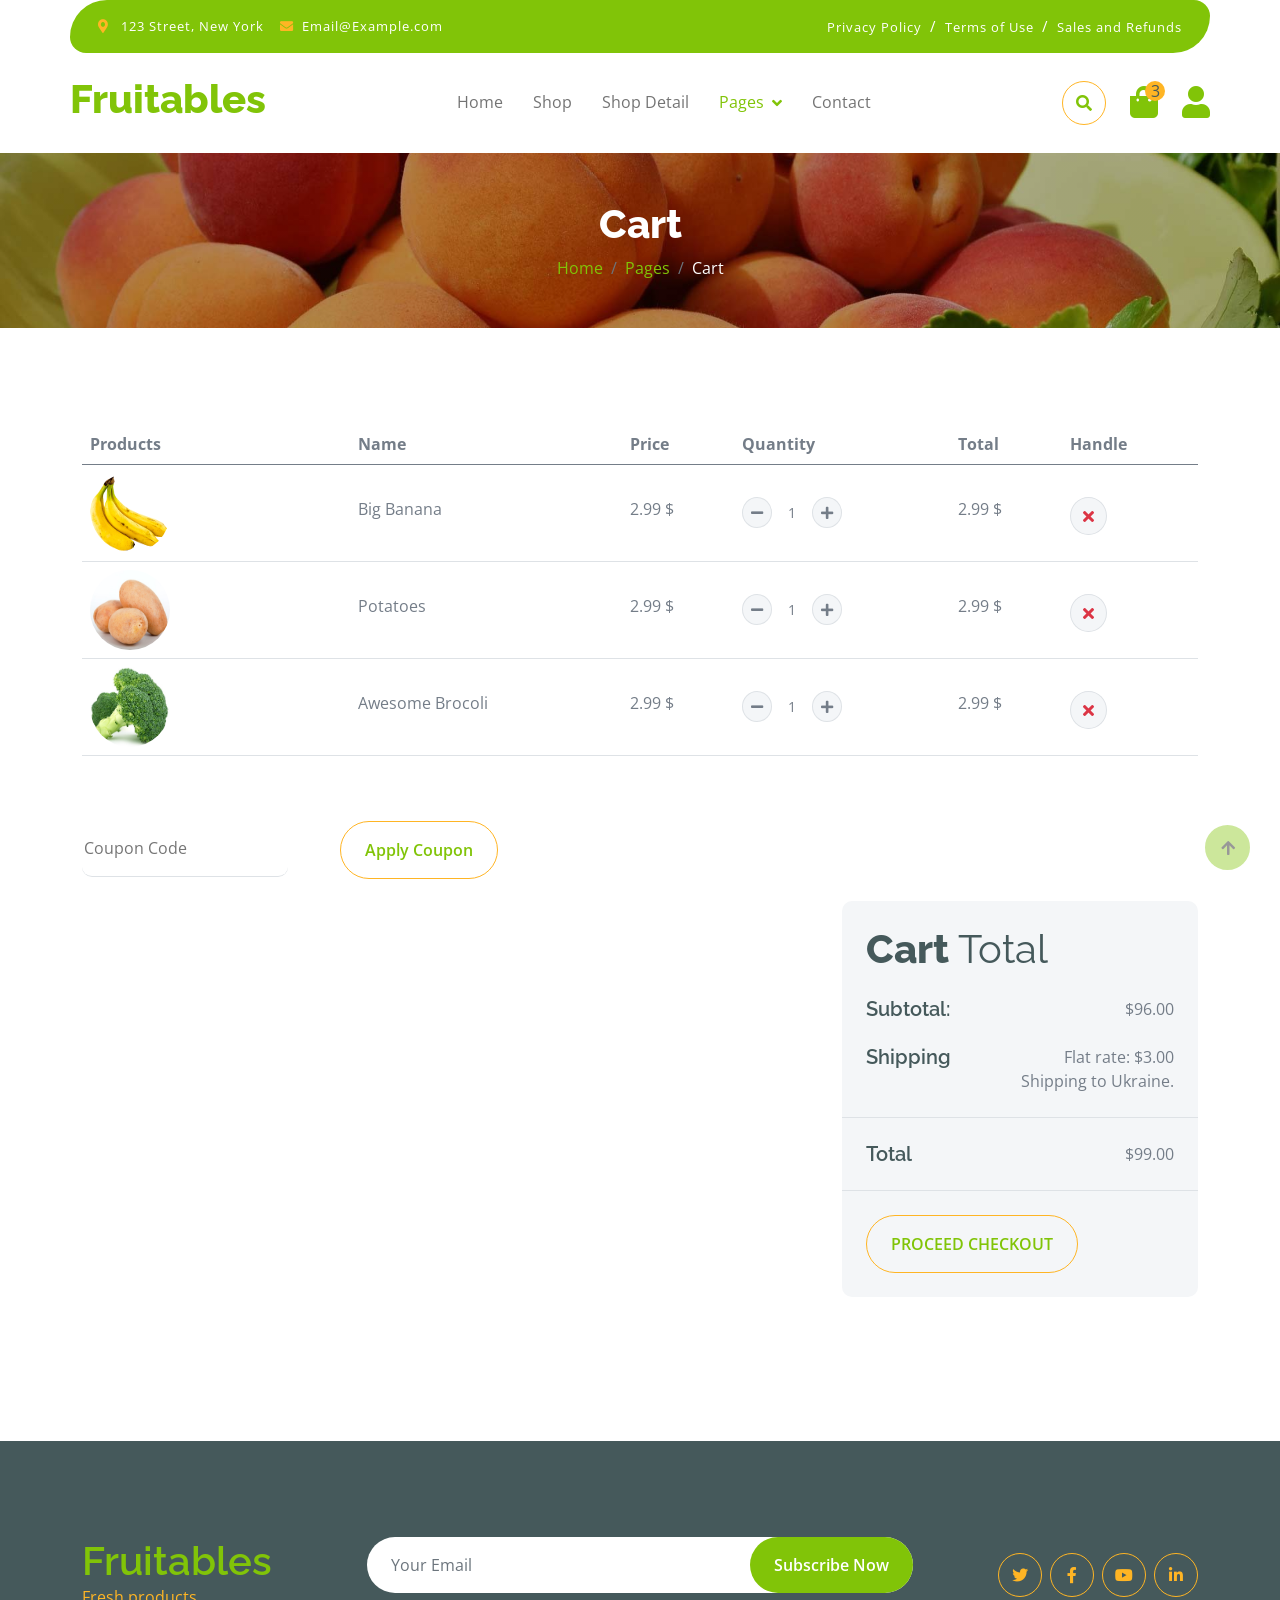
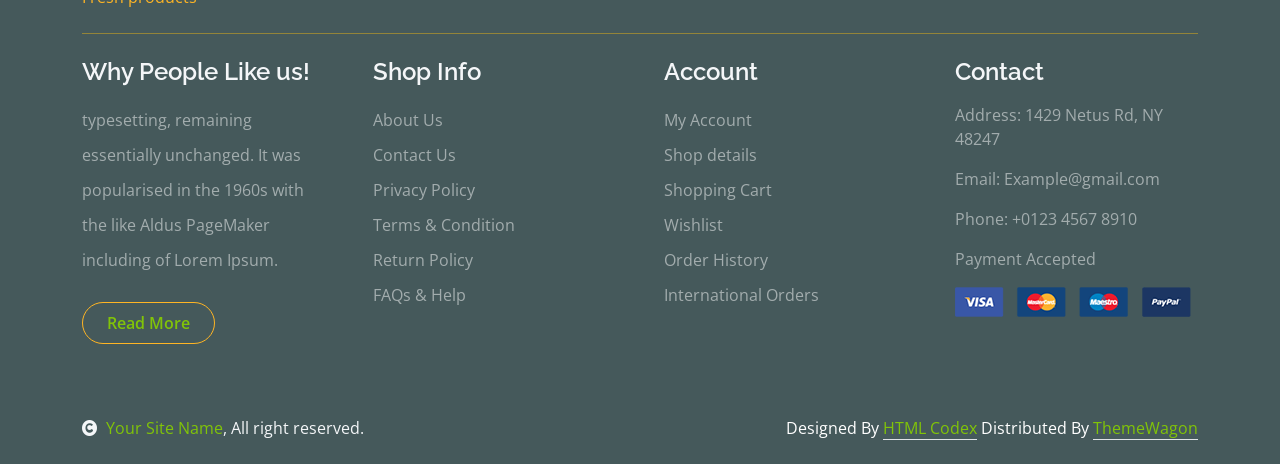
<file: public/assets/homepage/cart.html>
<!DOCTYPE html>
<html lang="en">

    <head>
        <meta charset="utf-8">
        <title>Fruitables - Vegetable Website Template</title>
        <meta content="width=device-width, initial-scale=1.0" name="viewport">
        <meta content="" name="keywords">
        <meta content="" name="description">

        <!-- Google Web Fonts -->
        <link rel="preconnect" href="https://fonts.googleapis.com">
        <link rel="preconnect" href="https://fonts.gstatic.com" crossorigin>
        <link href="https://fonts.googleapis.com/css2?family=Open+Sans:wght@400;600&family=Raleway:wght@600;800&display=swap" rel="stylesheet"> 

        <!-- Icon Font Stylesheet -->
        <link rel="stylesheet" href="https://use.fontawesome.com/releases/v5.15.4/css/all.css"/>
        <link href="https://cdn.jsdelivr.net/npm/bootstrap-icons@1.4.1/font/bootstrap-icons.css" rel="stylesheet">

        <!-- Libraries Stylesheet -->
        <link href="lib/lightbox/css/lightbox.min.css" rel="stylesheet">
        <link href="lib/owlcarousel/assets/owl.carousel.min.css" rel="stylesheet">


        <!-- Customized Bootstrap Stylesheet -->
        <link href="css/bootstrap.min.css" rel="stylesheet">

        <!-- Template Stylesheet -->
        <link href="css/style.css" rel="stylesheet">
    </head>

    <body>

        <!-- Spinner Start -->
        <div id="spinner" class="show w-100 vh-100 bg-white position-fixed translate-middle top-50 start-50  d-flex align-items-center justify-content-center">
            <div class="spinner-grow text-primary" role="status"></div>
        </div>
        <!-- Spinner End -->


        <!-- Navbar start -->
        <div class="container-fluid fixed-top">
            <div class="container topbar bg-primary d-none d-lg-block">
                <div class="d-flex justify-content-between">
                    <div class="top-info ps-2">
                        <small class="me-3"><i class="fas fa-map-marker-alt me-2 text-secondary"></i> <a href="#" class="text-white">123 Street, New York</a></small>
                        <small class="me-3"><i class="fas fa-envelope me-2 text-secondary"></i><a href="#" class="text-white">Email@Example.com</a></small>
                    </div>
                    <div class="top-link pe-2">
                        <a href="#" class="text-white"><small class="text-white mx-2">Privacy Policy</small>/</a>
                        <a href="#" class="text-white"><small class="text-white mx-2">Terms of Use</small>/</a>
                        <a href="#" class="text-white"><small class="text-white ms-2">Sales and Refunds</small></a>
                    </div>
                </div>
            </div>
            <div class="container px-0">
                <nav class="navbar navbar-light bg-white navbar-expand-xl">
                    <a href="index.html" class="navbar-brand"><h1 class="text-primary display-6">Fruitables</h1></a>
                    <button class="navbar-toggler py-2 px-3" type="button" data-bs-toggle="collapse" data-bs-target="#navbarCollapse">
                        <span class="fa fa-bars text-primary"></span>
                    </button>
                    <div class="collapse navbar-collapse bg-white" id="navbarCollapse">
                        <div class="navbar-nav mx-auto">
                            <a href="index.html" class="nav-item nav-link">Home</a>
                            <a href="shop.html" class="nav-item nav-link">Shop</a>
                            <a href="shop-detail.html" class="nav-item nav-link">Shop Detail</a>
                            <div class="nav-item dropdown">
                                <a href="#" class="nav-link dropdown-toggle active" data-bs-toggle="dropdown">Pages</a>
                                <div class="dropdown-menu m-0 bg-secondary rounded-0">
                                    <a href="cart.html" class="dropdown-item active">Cart</a>
                                    <a href="chackout.html" class="dropdown-item">Chackout</a>
                                    <a href="testimonial.html" class="dropdown-item">Testimonial</a>
                                    <a href="404.html" class="dropdown-item">404 Page</a>
                                </div>
                            </div>
                            <a href="contact.html" class="nav-item nav-link">Contact</a>
                        </div>
                        <div class="d-flex m-3 me-0">
                            <button class="btn-search btn border border-secondary btn-md-square rounded-circle bg-white me-4" data-bs-toggle="modal" data-bs-target="#searchModal"><i class="fas fa-search text-primary"></i></button>
                            <a href="#" class="position-relative me-4 my-auto">
                                <i class="fa fa-shopping-bag fa-2x"></i>
                                <span class="position-absolute bg-secondary rounded-circle d-flex align-items-center justify-content-center text-dark px-1" style="top: -5px; left: 15px; height: 20px; min-width: 20px;">3</span>
                            </a>
                            <a href="#" class="my-auto">
                                <i class="fas fa-user fa-2x"></i>
                            </a>
                        </div>
                    </div>
                </nav>
            </div>
        </div>
        <!-- Navbar End -->


        <!-- Modal Search Start -->
        <div class="modal fade" id="searchModal" tabindex="-1" aria-labelledby="exampleModalLabel" aria-hidden="true">
            <div class="modal-dialog modal-fullscreen">
                <div class="modal-content rounded-0">
                    <div class="modal-header">
                        <h5 class="modal-title" id="exampleModalLabel">Search by keyword</h5>
                        <button type="button" class="btn-close" data-bs-dismiss="modal" aria-label="Close"></button>
                    </div>
                    <div class="modal-body d-flex align-items-center">
                        <div class="input-group w-75 mx-auto d-flex">
                            <input type="search" class="form-control p-3" placeholder="keywords" aria-describedby="search-icon-1">
                            <span id="search-icon-1" class="input-group-text p-3"><i class="fa fa-search"></i></span>
                        </div>
                    </div>
                </div>
            </div>
        </div>
        <!-- Modal Search End -->


        <!-- Single Page Header start -->
        <div class="container-fluid page-header py-5">
            <h1 class="text-center text-white display-6">Cart</h1>
            <ol class="breadcrumb justify-content-center mb-0">
                <li class="breadcrumb-item"><a href="#">Home</a></li>
                <li class="breadcrumb-item"><a href="#">Pages</a></li>
                <li class="breadcrumb-item active text-white">Cart</li>
            </ol>
        </div>
        <!-- Single Page Header End -->


        <!-- Cart Page Start -->
        <div class="container-fluid py-5">
            <div class="container py-5">
                <div class="table-responsive">
                    <table class="table">
                        <thead>
                          <tr>
                            <th scope="col">Products</th>
                            <th scope="col">Name</th>
                            <th scope="col">Price</th>
                            <th scope="col">Quantity</th>
                            <th scope="col">Total</th>
                            <th scope="col">Handle</th>
                          </tr>
                        </thead>
                        <tbody>
                            <tr>
                                <th scope="row">
                                    <div class="d-flex align-items-center">
                                        <img src="img/vegetable-item-3.png" class="img-fluid me-5 rounded-circle" style="width: 80px; height: 80px;" alt="">
                                    </div>
                                </th>
                                <td>
                                    <p class="mb-0 mt-4">Big Banana</p>
                                </td>
                                <td>
                                    <p class="mb-0 mt-4">2.99 $</p>
                                </td>
                                <td>
                                    <div class="input-group quantity mt-4" style="width: 100px;">
                                        <div class="input-group-btn">
                                            <button class="btn btn-sm btn-minus rounded-circle bg-light border" >
                                            <i class="fa fa-minus"></i>
                                            </button>
                                        </div>
                                        <input type="text" class="form-control form-control-sm text-center border-0" value="1">
                                        <div class="input-group-btn">
                                            <button class="btn btn-sm btn-plus rounded-circle bg-light border">
                                                <i class="fa fa-plus"></i>
                                            </button>
                                        </div>
                                    </div>
                                </td>
                                <td>
                                    <p class="mb-0 mt-4">2.99 $</p>
                                </td>
                                <td>
                                    <button class="btn btn-md rounded-circle bg-light border mt-4" >
                                        <i class="fa fa-times text-danger"></i>
                                    </button>
                                </td>
                            
                            </tr>
                            <tr>
                                <th scope="row">
                                    <div class="d-flex align-items-center">
                                        <img src="img/vegetable-item-5.jpg" class="img-fluid me-5 rounded-circle" style="width: 80px; height: 80px;" alt="" alt="">
                                    </div>
                                </th>
                                <td>
                                    <p class="mb-0 mt-4">Potatoes</p>
                                </td>
                                <td>
                                    <p class="mb-0 mt-4">2.99 $</p>
                                </td>
                                <td>
                                    <div class="input-group quantity mt-4" style="width: 100px;">
                                        <div class="input-group-btn">
                                            <button class="btn btn-sm btn-minus rounded-circle bg-light border" >
                                            <i class="fa fa-minus"></i>
                                            </button>
                                        </div>
                                        <input type="text" class="form-control form-control-sm text-center border-0" value="1">
                                        <div class="input-group-btn">
                                            <button class="btn btn-sm btn-plus rounded-circle bg-light border">
                                                <i class="fa fa-plus"></i>
                                            </button>
                                        </div>
                                    </div>
                                </td>
                                <td>
                                    <p class="mb-0 mt-4">2.99 $</p>
                                </td>
                                <td>
                                    <button class="btn btn-md rounded-circle bg-light border mt-4" >
                                        <i class="fa fa-times text-danger"></i>
                                    </button>
                                </td>
                            </tr>
                            <tr>
                                <th scope="row">
                                    <div class="d-flex align-items-center">
                                        <img src="img/vegetable-item-2.jpg" class="img-fluid me-5 rounded-circle" style="width: 80px; height: 80px;" alt="" alt="">
                                    </div>
                                </th>
                                <td>
                                    <p class="mb-0 mt-4">Awesome Brocoli</p>
                                </td>
                                <td>
                                    <p class="mb-0 mt-4">2.99 $</p>
                                </td>
                                <td>
                                    <div class="input-group quantity mt-4" style="width: 100px;">
                                        <div class="input-group-btn">
                                            <button class="btn btn-sm btn-minus rounded-circle bg-light border" >
                                            <i class="fa fa-minus"></i>
                                            </button>
                                        </div>
                                        <input type="text" class="form-control form-control-sm text-center border-0" value="1">
                                        <div class="input-group-btn">
                                            <button class="btn btn-sm btn-plus rounded-circle bg-light border">
                                                <i class="fa fa-plus"></i>
                                            </button>
                                        </div>
                                    </div>
                                </td>
                                <td>
                                    <p class="mb-0 mt-4">2.99 $</p>
                                </td>
                                <td>
                                    <button class="btn btn-md rounded-circle bg-light border mt-4" >
                                        <i class="fa fa-times text-danger"></i>
                                    </button>
                                </td>
                            </tr>
                        </tbody>
                    </table>
                </div>
                <div class="mt-5">
                    <input type="text" class="border-0 border-bottom rounded me-5 py-3 mb-4" placeholder="Coupon Code">
                    <button class="btn border-secondary rounded-pill px-4 py-3 text-primary" type="button">Apply Coupon</button>
                </div>
                <div class="row g-4 justify-content-end">
                    <div class="col-8"></div>
                    <div class="col-sm-8 col-md-7 col-lg-6 col-xl-4">
                        <div class="bg-light rounded">
                            <div class="p-4">
                                <h1 class="display-6 mb-4">Cart <span class="fw-normal">Total</span></h1>
                                <div class="d-flex justify-content-between mb-4">
                                    <h5 class="mb-0 me-4">Subtotal:</h5>
                                    <p class="mb-0">$96.00</p>
                                </div>
                                <div class="d-flex justify-content-between">
                                    <h5 class="mb-0 me-4">Shipping</h5>
                                    <div class="">
                                        <p class="mb-0">Flat rate: $3.00</p>
                                    </div>
                                </div>
                                <p class="mb-0 text-end">Shipping to Ukraine.</p>
                            </div>
                            <div class="py-4 mb-4 border-top border-bottom d-flex justify-content-between">
                                <h5 class="mb-0 ps-4 me-4">Total</h5>
                                <p class="mb-0 pe-4">$99.00</p>
                            </div>
                            <button class="btn border-secondary rounded-pill px-4 py-3 text-primary text-uppercase mb-4 ms-4" type="button">Proceed Checkout</button>
                        </div>
                    </div>
                </div>
            </div>
        </div>
        <!-- Cart Page End -->


        <!-- Footer Start -->
        <div class="container-fluid bg-dark text-white-50 footer pt-5 mt-5">
            <div class="container py-5">
                <div class="pb-4 mb-4" style="border-bottom: 1px solid rgba(226, 175, 24, 0.5) ;">
                    <div class="row g-4">
                        <div class="col-lg-3">
                            <a href="#">
                                <h1 class="text-primary mb-0">Fruitables</h1>
                                <p class="text-secondary mb-0">Fresh products</p>
                            </a>
                        </div>
                        <div class="col-lg-6">
                            <div class="position-relative mx-auto">
                                <input class="form-control border-0 w-100 py-3 px-4 rounded-pill" type="number" placeholder="Your Email">
                                <button type="submit" class="btn btn-primary border-0 border-secondary py-3 px-4 position-absolute rounded-pill text-white" style="top: 0; right: 0;">Subscribe Now</button>
                            </div>
                        </div>
                        <div class="col-lg-3">
                            <div class="d-flex justify-content-end pt-3">
                                <a class="btn  btn-outline-secondary me-2 btn-md-square rounded-circle" href=""><i class="fab fa-twitter"></i></a>
                                <a class="btn btn-outline-secondary me-2 btn-md-square rounded-circle" href=""><i class="fab fa-facebook-f"></i></a>
                                <a class="btn btn-outline-secondary me-2 btn-md-square rounded-circle" href=""><i class="fab fa-youtube"></i></a>
                                <a class="btn btn-outline-secondary btn-md-square rounded-circle" href=""><i class="fab fa-linkedin-in"></i></a>
                            </div>
                        </div>
                    </div>
                </div>
                <div class="row g-5">
                    <div class="col-lg-3 col-md-6">
                        <div class="footer-item">
                            <h4 class="text-light mb-3">Why People Like us!</h4>
                            <p class="mb-4">typesetting, remaining essentially unchanged. It was 
                                popularised in the 1960s with the like Aldus PageMaker including of Lorem Ipsum.</p>
                            <a href="" class="btn border-secondary py-2 px-4 rounded-pill text-primary">Read More</a>
                        </div>
                    </div>
                    <div class="col-lg-3 col-md-6">
                        <div class="d-flex flex-column text-start footer-item">
                            <h4 class="text-light mb-3">Shop Info</h4>
                            <a class="btn-link" href="">About Us</a>
                            <a class="btn-link" href="">Contact Us</a>
                            <a class="btn-link" href="">Privacy Policy</a>
                            <a class="btn-link" href="">Terms & Condition</a>
                            <a class="btn-link" href="">Return Policy</a>
                            <a class="btn-link" href="">FAQs & Help</a>
                        </div>
                    </div>
                    <div class="col-lg-3 col-md-6">
                        <div class="d-flex flex-column text-start footer-item">
                            <h4 class="text-light mb-3">Account</h4>
                            <a class="btn-link" href="">My Account</a>
                            <a class="btn-link" href="">Shop details</a>
                            <a class="btn-link" href="">Shopping Cart</a>
                            <a class="btn-link" href="">Wishlist</a>
                            <a class="btn-link" href="">Order History</a>
                            <a class="btn-link" href="">International Orders</a>
                        </div>
                    </div>
                    <div class="col-lg-3 col-md-6">
                        <div class="footer-item">
                            <h4 class="text-light mb-3">Contact</h4>
                            <p>Address: 1429 Netus Rd, NY 48247</p>
                            <p>Email: Example@gmail.com</p>
                            <p>Phone: +0123 4567 8910</p>
                            <p>Payment Accepted</p>
                            <img src="img/payment.png" class="img-fluid" alt="">
                        </div>
                    </div>
                </div>
            </div>
        </div>
        <!-- Footer End -->

        <!-- Copyright Start -->
        <div class="container-fluid copyright bg-dark py-4">
            <div class="container">
                <div class="row">
                    <div class="col-md-6 text-center text-md-start mb-3 mb-md-0">
                        <span class="text-light"><a href="#"><i class="fas fa-copyright text-light me-2"></i>Your Site Name</a>, All right reserved.</span>
                    </div>
                    <div class="col-md-6 my-auto text-center text-md-end text-white">
                        <!--/*** This template is free as long as you keep the below author’s credit link/attribution link/backlink. ***/-->
                        <!--/*** If you'd like to use the template without the below author’s credit link/attribution link/backlink, ***/-->
                        <!--/*** you can purchase the Credit Removal License from "https://htmlcodex.com/credit-removal". ***/-->
                        Designed By <a class="border-bottom" href="https://htmlcodex.com">HTML Codex</a> Distributed By <a class="border-bottom" href="https://themewagon.com">ThemeWagon</a>
                    </div>
                </div>
            </div>
        </div>
        <!-- Copyright End -->



        <!-- Back to Top -->
        <a href="#" class="btn btn-primary border-3 border-primary rounded-circle back-to-top"><i class="fa fa-arrow-up"></i></a>   

        
    <!-- JavaScript Libraries -->
    <script src="https://ajax.googleapis.com/ajax/libs/jquery/3.6.4/jquery.min.js"></script>
    <script src="https://cdn.jsdelivr.net/npm/bootstrap@5.0.0/dist/js/bootstrap.bundle.min.js"></script>
    <script src="lib/easing/easing.min.js"></script>
    <script src="lib/waypoints/waypoints.min.js"></script>
    <script src="lib/lightbox/js/lightbox.min.js"></script>
    <script src="lib/owlcarousel/owl.carousel.min.js"></script>

    <!-- Template Javascript -->
    <script src="js/main.js"></script>
    </body>

</html>
</file>
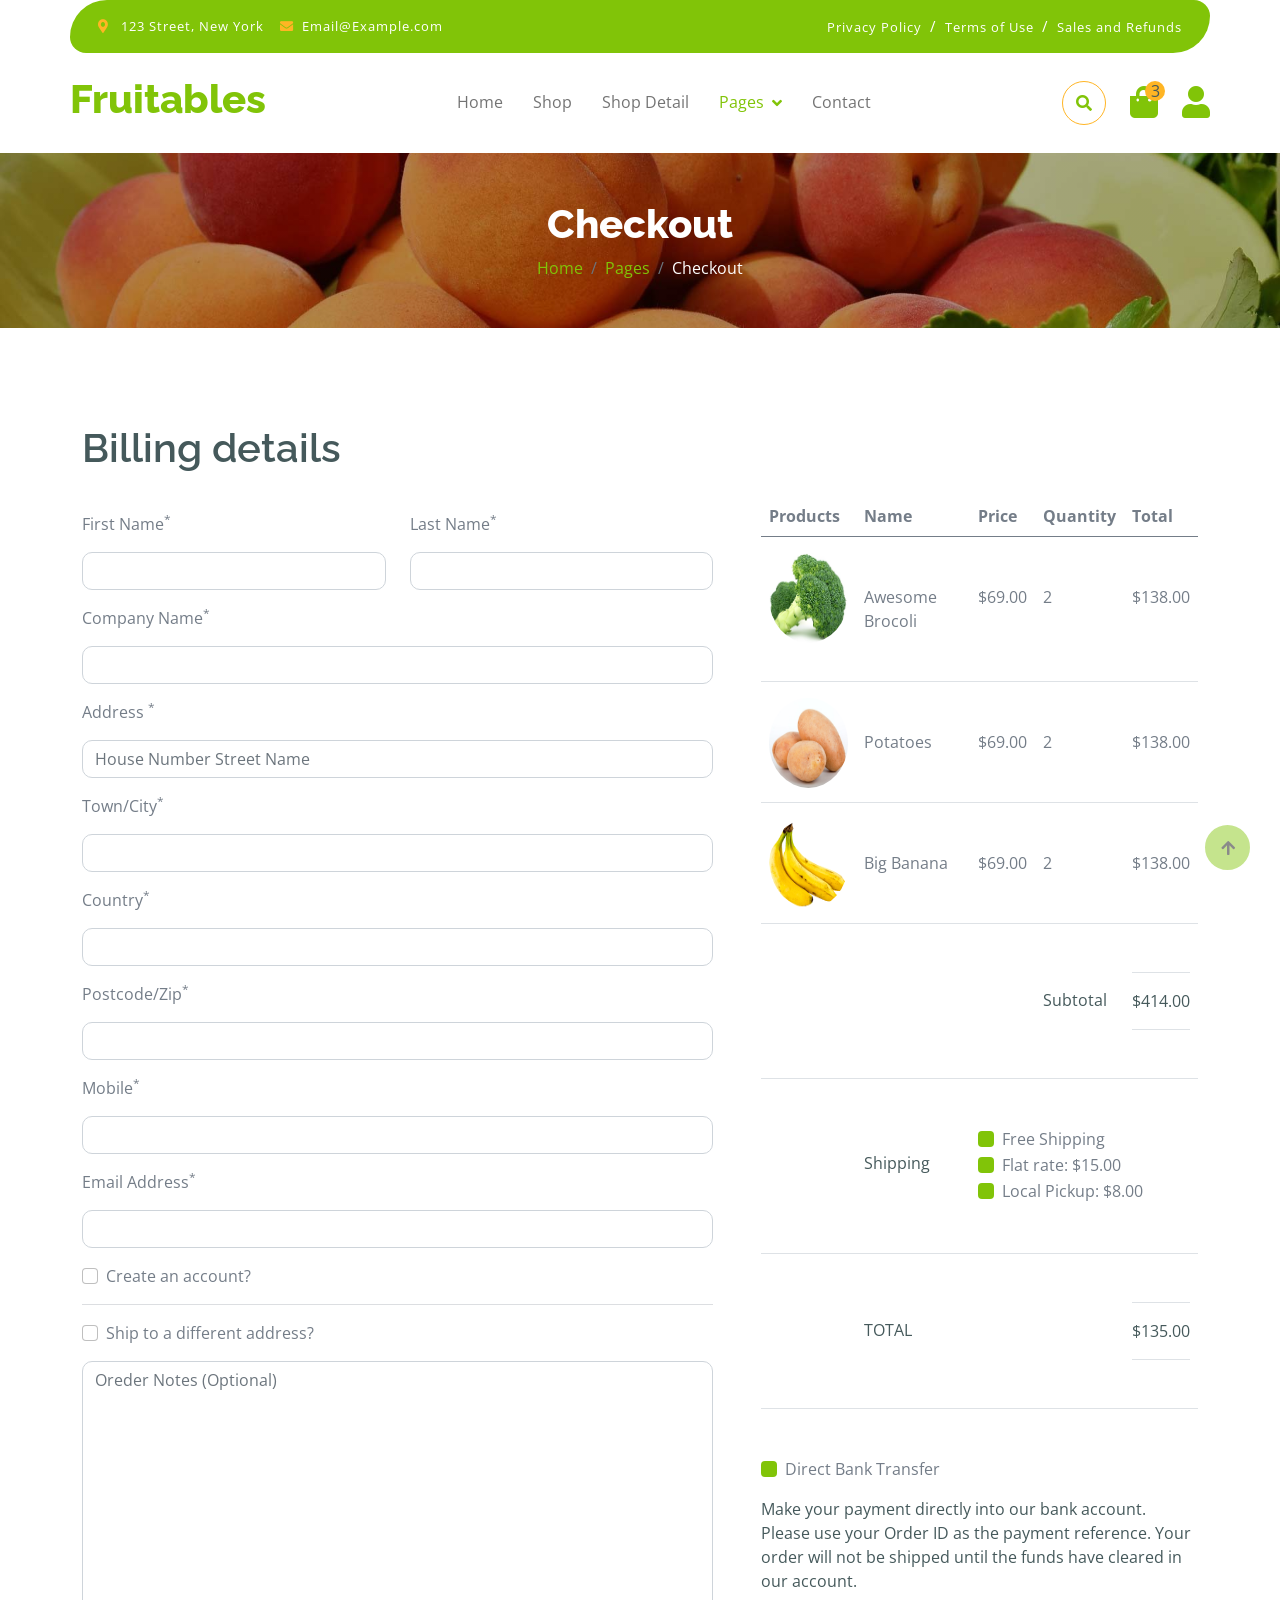
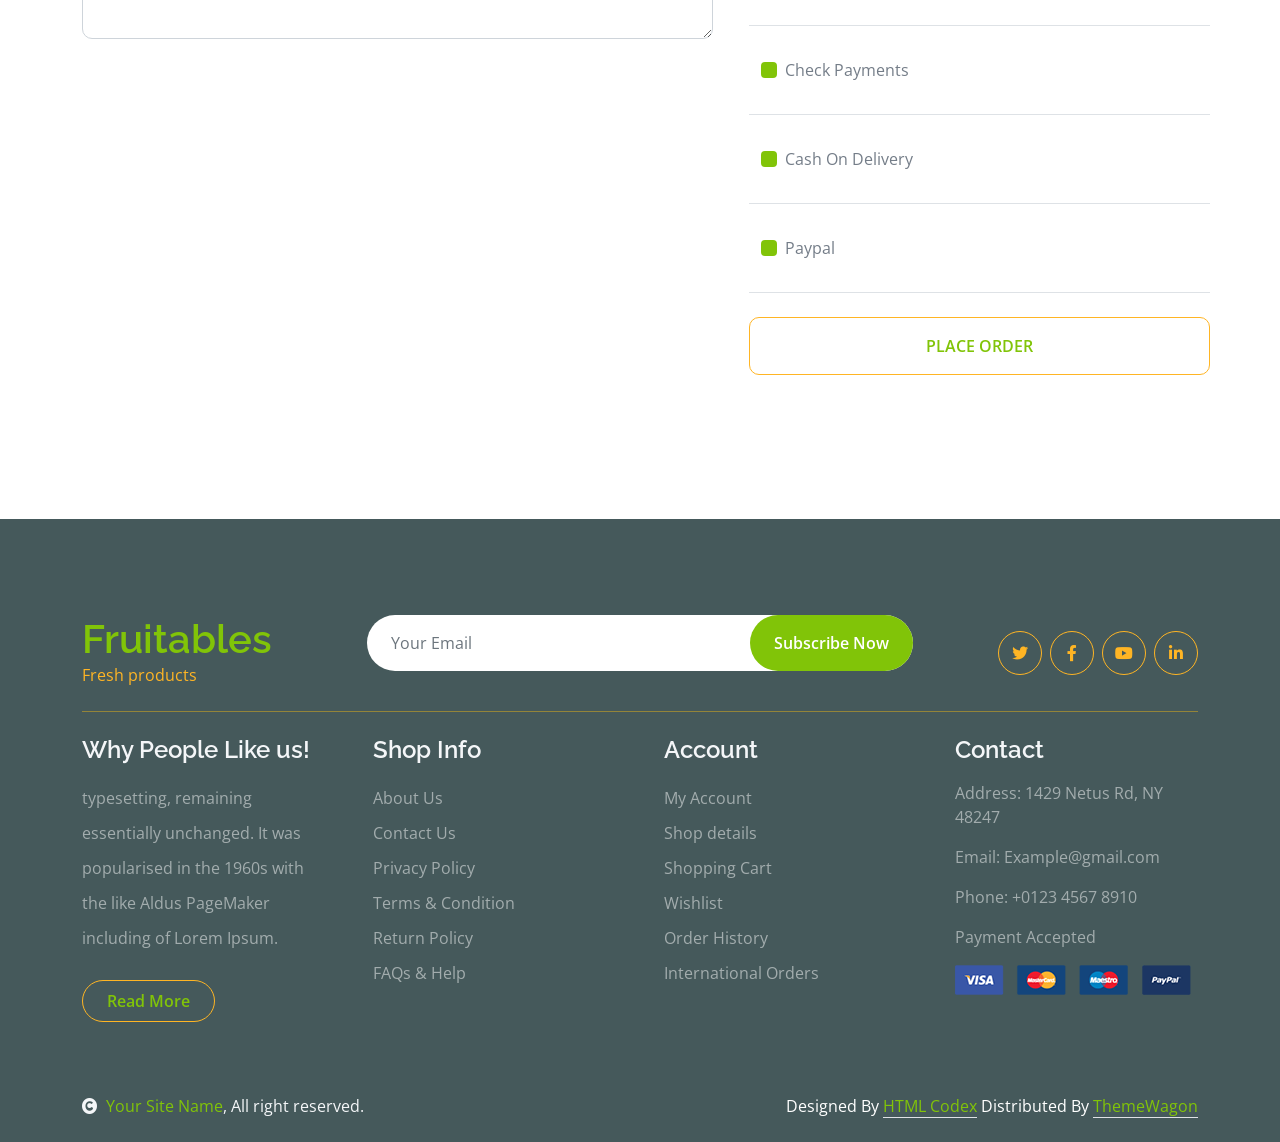
<file: public/assets/homepage/chackout.html>
<!DOCTYPE html>
<html lang="en">

    <head>
        <meta charset="utf-8">
        <title>Fruitables - Vegetable Website Template</title>
        <meta content="width=device-width, initial-scale=1.0" name="viewport">
        <meta content="" name="keywords">
        <meta content="" name="description">

        <!-- Google Web Fonts -->
        <link rel="preconnect" href="https://fonts.googleapis.com">
        <link rel="preconnect" href="https://fonts.gstatic.com" crossorigin>
        <link href="https://fonts.googleapis.com/css2?family=Open+Sans:wght@400;600&family=Raleway:wght@600;800&display=swap" rel="stylesheet"> 

        <!-- Icon Font Stylesheet -->
        <link rel="stylesheet" href="https://use.fontawesome.com/releases/v5.15.4/css/all.css"/>
        <link href="https://cdn.jsdelivr.net/npm/bootstrap-icons@1.4.1/font/bootstrap-icons.css" rel="stylesheet">

        <!-- Libraries Stylesheet -->
        <link href="lib/lightbox/css/lightbox.min.css" rel="stylesheet">
        <link href="lib/owlcarousel/assets/owl.carousel.min.css" rel="stylesheet">


        <!-- Customized Bootstrap Stylesheet -->
        <link href="css/bootstrap.min.css" rel="stylesheet">

        <!-- Template Stylesheet -->
        <link href="css/style.css" rel="stylesheet">
    </head>

    <body>

        <!-- Spinner Start -->
        <div id="spinner" class="show w-100 vh-100 bg-white position-fixed translate-middle top-50 start-50  d-flex align-items-center justify-content-center">
            <div class="spinner-grow text-primary" role="status"></div>
        </div>
        <!-- Spinner End -->


        <!-- Navbar start -->
        <div class="container-fluid fixed-top">
            <div class="container topbar bg-primary d-none d-lg-block">
                <div class="d-flex justify-content-between">
                    <div class="top-info ps-2">
                        <small class="me-3"><i class="fas fa-map-marker-alt me-2 text-secondary"></i> <a href="#" class="text-white">123 Street, New York</a></small>
                        <small class="me-3"><i class="fas fa-envelope me-2 text-secondary"></i><a href="#" class="text-white">Email@Example.com</a></small>
                    </div>
                    <div class="top-link pe-2">
                        <a href="#" class="text-white"><small class="text-white mx-2">Privacy Policy</small>/</a>
                        <a href="#" class="text-white"><small class="text-white mx-2">Terms of Use</small>/</a>
                        <a href="#" class="text-white"><small class="text-white ms-2">Sales and Refunds</small></a>
                    </div>
                </div>
            </div>
            <div class="container px-0">
                <nav class="navbar navbar-light bg-white navbar-expand-xl">
                    <a href="index.html" class="navbar-brand"><h1 class="text-primary display-6">Fruitables</h1></a>
                    <button class="navbar-toggler py-2 px-3" type="button" data-bs-toggle="collapse" data-bs-target="#navbarCollapse">
                        <span class="fa fa-bars text-primary"></span>
                    </button>
                    <div class="collapse navbar-collapse bg-white" id="navbarCollapse">
                        <div class="navbar-nav mx-auto">
                            <a href="index.html" class="nav-item nav-link">Home</a>
                            <a href="shop.html" class="nav-item nav-link">Shop</a>
                            <a href="shop-detail.html" class="nav-item nav-link">Shop Detail</a>
                            <div class="nav-item dropdown">
                                <a href="#" class="nav-link dropdown-toggle active" data-bs-toggle="dropdown">Pages</a>
                                <div class="dropdown-menu m-0 bg-secondary rounded-0">
                                    <a href="cart.html" class="dropdown-item">Cart</a>
                                    <a href="chackout.html" class="dropdown-item active">Chackout</a>
                                    <a href="testimonial.html" class="dropdown-item">Testimonial</a>
                                    <a href="404.html" class="dropdown-item">404 Page</a>
                                </div>
                            </div>
                            <a href="contact.html" class="nav-item nav-link">Contact</a>
                        </div>
                        <div class="d-flex m-3 me-0">
                            <button class="btn-search btn border border-secondary btn-md-square rounded-circle bg-white me-4" data-bs-toggle="modal" data-bs-target="#searchModal"><i class="fas fa-search text-primary"></i></button>
                            <a href="#" class="position-relative me-4 my-auto">
                                <i class="fa fa-shopping-bag fa-2x"></i>
                                <span class="position-absolute bg-secondary rounded-circle d-flex align-items-center justify-content-center text-dark px-1" style="top: -5px; left: 15px; height: 20px; min-width: 20px;">3</span>
                            </a>
                            <a href="#" class="my-auto">
                                <i class="fas fa-user fa-2x"></i>
                            </a>
                        </div>
                    </div>
                </nav>
            </div>
        </div>
        <!-- Navbar End -->


        <!-- Modal Search Start -->
        <div class="modal fade" id="searchModal" tabindex="-1" aria-labelledby="exampleModalLabel" aria-hidden="true">
            <div class="modal-dialog modal-fullscreen">
                <div class="modal-content rounded-0">
                    <div class="modal-header">
                        <h5 class="modal-title" id="exampleModalLabel">Search by keyword</h5>
                        <button type="button" class="btn-close" data-bs-dismiss="modal" aria-label="Close"></button>
                    </div>
                    <div class="modal-body d-flex align-items-center">
                        <div class="input-group w-75 mx-auto d-flex">
                            <input type="search" class="form-control p-3" placeholder="keywords" aria-describedby="search-icon-1">
                            <span id="search-icon-1" class="input-group-text p-3"><i class="fa fa-search"></i></span>
                        </div>
                    </div>
                </div>
            </div>
        </div>
        <!-- Modal Search End -->


        <!-- Single Page Header start -->
        <div class="container-fluid page-header py-5">
            <h1 class="text-center text-white display-6">Checkout</h1>
            <ol class="breadcrumb justify-content-center mb-0">
                <li class="breadcrumb-item"><a href="#">Home</a></li>
                <li class="breadcrumb-item"><a href="#">Pages</a></li>
                <li class="breadcrumb-item active text-white">Checkout</li>
            </ol>
        </div>
        <!-- Single Page Header End -->


        <!-- Checkout Page Start -->
        <div class="container-fluid py-5">
            <div class="container py-5">
                <h1 class="mb-4">Billing details</h1>
                <form action="#">
                    <div class="row g-5">
                        <div class="col-md-12 col-lg-6 col-xl-7">
                            <div class="row">
                                <div class="col-md-12 col-lg-6">
                                    <div class="form-item w-100">
                                        <label class="form-label my-3">First Name<sup>*</sup></label>
                                        <input type="text" class="form-control">
                                    </div>
                                </div>
                                <div class="col-md-12 col-lg-6">
                                    <div class="form-item w-100">
                                        <label class="form-label my-3">Last Name<sup>*</sup></label>
                                        <input type="text" class="form-control">
                                    </div>
                                </div>
                            </div>
                            <div class="form-item">
                                <label class="form-label my-3">Company Name<sup>*</sup></label>
                                <input type="text" class="form-control">
                            </div>
                            <div class="form-item">
                                <label class="form-label my-3">Address <sup>*</sup></label>
                                <input type="text" class="form-control" placeholder="House Number Street Name">
                            </div>
                            <div class="form-item">
                                <label class="form-label my-3">Town/City<sup>*</sup></label>
                                <input type="text" class="form-control">
                            </div>
                            <div class="form-item">
                                <label class="form-label my-3">Country<sup>*</sup></label>
                                <input type="text" class="form-control">
                            </div>
                            <div class="form-item">
                                <label class="form-label my-3">Postcode/Zip<sup>*</sup></label>
                                <input type="text" class="form-control">
                            </div>
                            <div class="form-item">
                                <label class="form-label my-3">Mobile<sup>*</sup></label>
                                <input type="tel" class="form-control">
                            </div>
                            <div class="form-item">
                                <label class="form-label my-3">Email Address<sup>*</sup></label>
                                <input type="email" class="form-control">
                            </div>
                            <div class="form-check my-3">
                                <input type="checkbox" class="form-check-input" id="Account-1" name="Accounts" value="Accounts">
                                <label class="form-check-label" for="Account-1">Create an account?</label>
                            </div>
                            <hr>
                            <div class="form-check my-3">
                                <input class="form-check-input" type="checkbox" id="Address-1" name="Address" value="Address">
                                <label class="form-check-label" for="Address-1">Ship to a different address?</label>
                            </div>
                            <div class="form-item">
                                <textarea name="text" class="form-control" spellcheck="false" cols="30" rows="11" placeholder="Oreder Notes (Optional)"></textarea>
                            </div>
                        </div>
                        <div class="col-md-12 col-lg-6 col-xl-5">
                            <div class="table-responsive">
                                <table class="table">
                                    <thead>
                                        <tr>
                                            <th scope="col">Products</th>
                                            <th scope="col">Name</th>
                                            <th scope="col">Price</th>
                                            <th scope="col">Quantity</th>
                                            <th scope="col">Total</th>
                                        </tr>
                                    </thead>
                                    <tbody>
                                        <tr>
                                            <th scope="row">
                                                <div class="d-flex align-items-center mt-2">
                                                    <img src="img/vegetable-item-2.jpg" class="img-fluid rounded-circle" style="width: 90px; height: 90px;" alt="">
                                                </div>
                                            </th>
                                            <td class="py-5">Awesome Brocoli</td>
                                            <td class="py-5">$69.00</td>
                                            <td class="py-5">2</td>
                                            <td class="py-5">$138.00</td>
                                        </tr>
                                        <tr>
                                            <th scope="row">
                                                <div class="d-flex align-items-center mt-2">
                                                    <img src="img/vegetable-item-5.jpg" class="img-fluid rounded-circle" style="width: 90px; height: 90px;" alt="">
                                                </div>
                                            </th>
                                            <td class="py-5">Potatoes</td>
                                            <td class="py-5">$69.00</td>
                                            <td class="py-5">2</td>
                                            <td class="py-5">$138.00</td>
                                        </tr>
                                        <tr>
                                            <th scope="row">
                                                <div class="d-flex align-items-center mt-2">
                                                    <img src="img/vegetable-item-3.png" class="img-fluid rounded-circle" style="width: 90px; height: 90px;" alt="">
                                                </div>
                                            </th>
                                            <td class="py-5">Big Banana</td>
                                            <td class="py-5">$69.00</td>
                                            <td class="py-5">2</td>
                                            <td class="py-5">$138.00</td>
                                        </tr>
                                        <tr>
                                            <th scope="row">
                                            </th>
                                            <td class="py-5"></td>
                                            <td class="py-5"></td>
                                            <td class="py-5">
                                                <p class="mb-0 text-dark py-3">Subtotal</p>
                                            </td>
                                            <td class="py-5">
                                                <div class="py-3 border-bottom border-top">
                                                    <p class="mb-0 text-dark">$414.00</p>
                                                </div>
                                            </td>
                                        </tr>
                                        <tr>
                                            <th scope="row">
                                            </th>
                                            <td class="py-5">
                                                <p class="mb-0 text-dark py-4">Shipping</p>
                                            </td>
                                            <td colspan="3" class="py-5">
                                                <div class="form-check text-start">
                                                    <input type="checkbox" class="form-check-input bg-primary border-0" id="Shipping-1" name="Shipping-1" value="Shipping">
                                                    <label class="form-check-label" for="Shipping-1">Free Shipping</label>
                                                </div>
                                                <div class="form-check text-start">
                                                    <input type="checkbox" class="form-check-input bg-primary border-0" id="Shipping-2" name="Shipping-1" value="Shipping">
                                                    <label class="form-check-label" for="Shipping-2">Flat rate: $15.00</label>
                                                </div>
                                                <div class="form-check text-start">
                                                    <input type="checkbox" class="form-check-input bg-primary border-0" id="Shipping-3" name="Shipping-1" value="Shipping">
                                                    <label class="form-check-label" for="Shipping-3">Local Pickup: $8.00</label>
                                                </div>
                                            </td>
                                        </tr>
                                        <tr>
                                            <th scope="row">
                                            </th>
                                            <td class="py-5">
                                                <p class="mb-0 text-dark text-uppercase py-3">TOTAL</p>
                                            </td>
                                            <td class="py-5"></td>
                                            <td class="py-5"></td>
                                            <td class="py-5">
                                                <div class="py-3 border-bottom border-top">
                                                    <p class="mb-0 text-dark">$135.00</p>
                                                </div>
                                            </td>
                                        </tr>
                                    </tbody>
                                </table>
                            </div>
                            <div class="row g-4 text-center align-items-center justify-content-center border-bottom py-3">
                                <div class="col-12">
                                    <div class="form-check text-start my-3">
                                        <input type="checkbox" class="form-check-input bg-primary border-0" id="Transfer-1" name="Transfer" value="Transfer">
                                        <label class="form-check-label" for="Transfer-1">Direct Bank Transfer</label>
                                    </div>
                                    <p class="text-start text-dark">Make your payment directly into our bank account. Please use your Order ID as the payment reference. Your order will not be shipped until the funds have cleared in our account.</p>
                                </div>
                            </div>
                            <div class="row g-4 text-center align-items-center justify-content-center border-bottom py-3">
                                <div class="col-12">
                                    <div class="form-check text-start my-3">
                                        <input type="checkbox" class="form-check-input bg-primary border-0" id="Payments-1" name="Payments" value="Payments">
                                        <label class="form-check-label" for="Payments-1">Check Payments</label>
                                    </div>
                                </div>
                            </div>
                            <div class="row g-4 text-center align-items-center justify-content-center border-bottom py-3">
                                <div class="col-12">
                                    <div class="form-check text-start my-3">
                                        <input type="checkbox" class="form-check-input bg-primary border-0" id="Delivery-1" name="Delivery" value="Delivery">
                                        <label class="form-check-label" for="Delivery-1">Cash On Delivery</label>
                                    </div>
                                </div>
                            </div>
                            <div class="row g-4 text-center align-items-center justify-content-center border-bottom py-3">
                                <div class="col-12">
                                    <div class="form-check text-start my-3">
                                        <input type="checkbox" class="form-check-input bg-primary border-0" id="Paypal-1" name="Paypal" value="Paypal">
                                        <label class="form-check-label" for="Paypal-1">Paypal</label>
                                    </div>
                                </div>
                            </div>
                            <div class="row g-4 text-center align-items-center justify-content-center pt-4">
                                <button type="button" class="btn border-secondary py-3 px-4 text-uppercase w-100 text-primary">Place Order</button>
                            </div>
                        </div>
                    </div>
                </form>
            </div>
        </div>
        <!-- Checkout Page End -->


        <!-- Footer Start -->
        <div class="container-fluid bg-dark text-white-50 footer pt-5 mt-5">
            <div class="container py-5">
                <div class="pb-4 mb-4" style="border-bottom: 1px solid rgba(226, 175, 24, 0.5) ;">
                    <div class="row g-4">
                        <div class="col-lg-3">
                            <a href="#">
                                <h1 class="text-primary mb-0">Fruitables</h1>
                                <p class="text-secondary mb-0">Fresh products</p>
                            </a>
                        </div>
                        <div class="col-lg-6">
                            <div class="position-relative mx-auto">
                                <input class="form-control border-0 w-100 py-3 px-4 rounded-pill" type="number" placeholder="Your Email">
                                <button type="submit" class="btn btn-primary border-0 border-secondary py-3 px-4 position-absolute rounded-pill text-white" style="top: 0; right: 0;">Subscribe Now</button>
                            </div>
                        </div>
                        <div class="col-lg-3">
                            <div class="d-flex justify-content-end pt-3">
                                <a class="btn  btn-outline-secondary me-2 btn-md-square rounded-circle" href=""><i class="fab fa-twitter"></i></a>
                                <a class="btn btn-outline-secondary me-2 btn-md-square rounded-circle" href=""><i class="fab fa-facebook-f"></i></a>
                                <a class="btn btn-outline-secondary me-2 btn-md-square rounded-circle" href=""><i class="fab fa-youtube"></i></a>
                                <a class="btn btn-outline-secondary btn-md-square rounded-circle" href=""><i class="fab fa-linkedin-in"></i></a>
                            </div>
                        </div>
                    </div>
                </div>
                <div class="row g-5">
                    <div class="col-lg-3 col-md-6">
                        <div class="footer-item">
                            <h4 class="text-light mb-3">Why People Like us!</h4>
                            <p class="mb-4">typesetting, remaining essentially unchanged. It was 
                                popularised in the 1960s with the like Aldus PageMaker including of Lorem Ipsum.</p>
                            <a href="" class="btn border-secondary py-2 px-4 rounded-pill text-primary">Read More</a>
                        </div>
                    </div>
                    <div class="col-lg-3 col-md-6">
                        <div class="d-flex flex-column text-start footer-item">
                            <h4 class="text-light mb-3">Shop Info</h4>
                            <a class="btn-link" href="">About Us</a>
                            <a class="btn-link" href="">Contact Us</a>
                            <a class="btn-link" href="">Privacy Policy</a>
                            <a class="btn-link" href="">Terms & Condition</a>
                            <a class="btn-link" href="">Return Policy</a>
                            <a class="btn-link" href="">FAQs & Help</a>
                        </div>
                    </div>
                    <div class="col-lg-3 col-md-6">
                        <div class="d-flex flex-column text-start footer-item">
                            <h4 class="text-light mb-3">Account</h4>
                            <a class="btn-link" href="">My Account</a>
                            <a class="btn-link" href="">Shop details</a>
                            <a class="btn-link" href="">Shopping Cart</a>
                            <a class="btn-link" href="">Wishlist</a>
                            <a class="btn-link" href="">Order History</a>
                            <a class="btn-link" href="">International Orders</a>
                        </div>
                    </div>
                    <div class="col-lg-3 col-md-6">
                        <div class="footer-item">
                            <h4 class="text-light mb-3">Contact</h4>
                            <p>Address: 1429 Netus Rd, NY 48247</p>
                            <p>Email: Example@gmail.com</p>
                            <p>Phone: +0123 4567 8910</p>
                            <p>Payment Accepted</p>
                            <img src="img/payment.png" class="img-fluid" alt="">
                        </div>
                    </div>
                </div>
            </div>
        </div>
        <!-- Footer End -->

        <!-- Copyright Start -->
        <div class="container-fluid copyright bg-dark py-4">
            <div class="container">
                <div class="row">
                    <div class="col-md-6 text-center text-md-start mb-3 mb-md-0">
                        <span class="text-light"><a href="#"><i class="fas fa-copyright text-light me-2"></i>Your Site Name</a>, All right reserved.</span>
                    </div>
                    <div class="col-md-6 my-auto text-center text-md-end text-white">
                        <!--/*** This template is free as long as you keep the below author’s credit link/attribution link/backlink. ***/-->
                        <!--/*** If you'd like to use the template without the below author’s credit link/attribution link/backlink, ***/-->
                        <!--/*** you can purchase the Credit Removal License from "https://htmlcodex.com/credit-removal". ***/-->
                        Designed By <a class="border-bottom" href="https://htmlcodex.com">HTML Codex</a> Distributed By <a class="border-bottom" href="https://themewagon.com">ThemeWagon</a>
                    </div>
                </div>
            </div>
        </div>
        <!-- Copyright End -->



        <!-- Back to Top -->
        <a href="#" class="btn btn-primary border-3 border-primary rounded-circle back-to-top"><i class="fa fa-arrow-up"></i></a>   

        
    <!-- JavaScript Libraries -->
    <script src="https://ajax.googleapis.com/ajax/libs/jquery/3.6.4/jquery.min.js"></script>
    <script src="https://cdn.jsdelivr.net/npm/bootstrap@5.0.0/dist/js/bootstrap.bundle.min.js"></script>
    <script src="lib/easing/easing.min.js"></script>
    <script src="lib/waypoints/waypoints.min.js"></script>
    <script src="lib/lightbox/js/lightbox.min.js"></script>
    <script src="lib/owlcarousel/owl.carousel.min.js"></script>

    <!-- Template Javascript -->
    <script src="js/main.js"></script>
    </body>

</html>
</file>
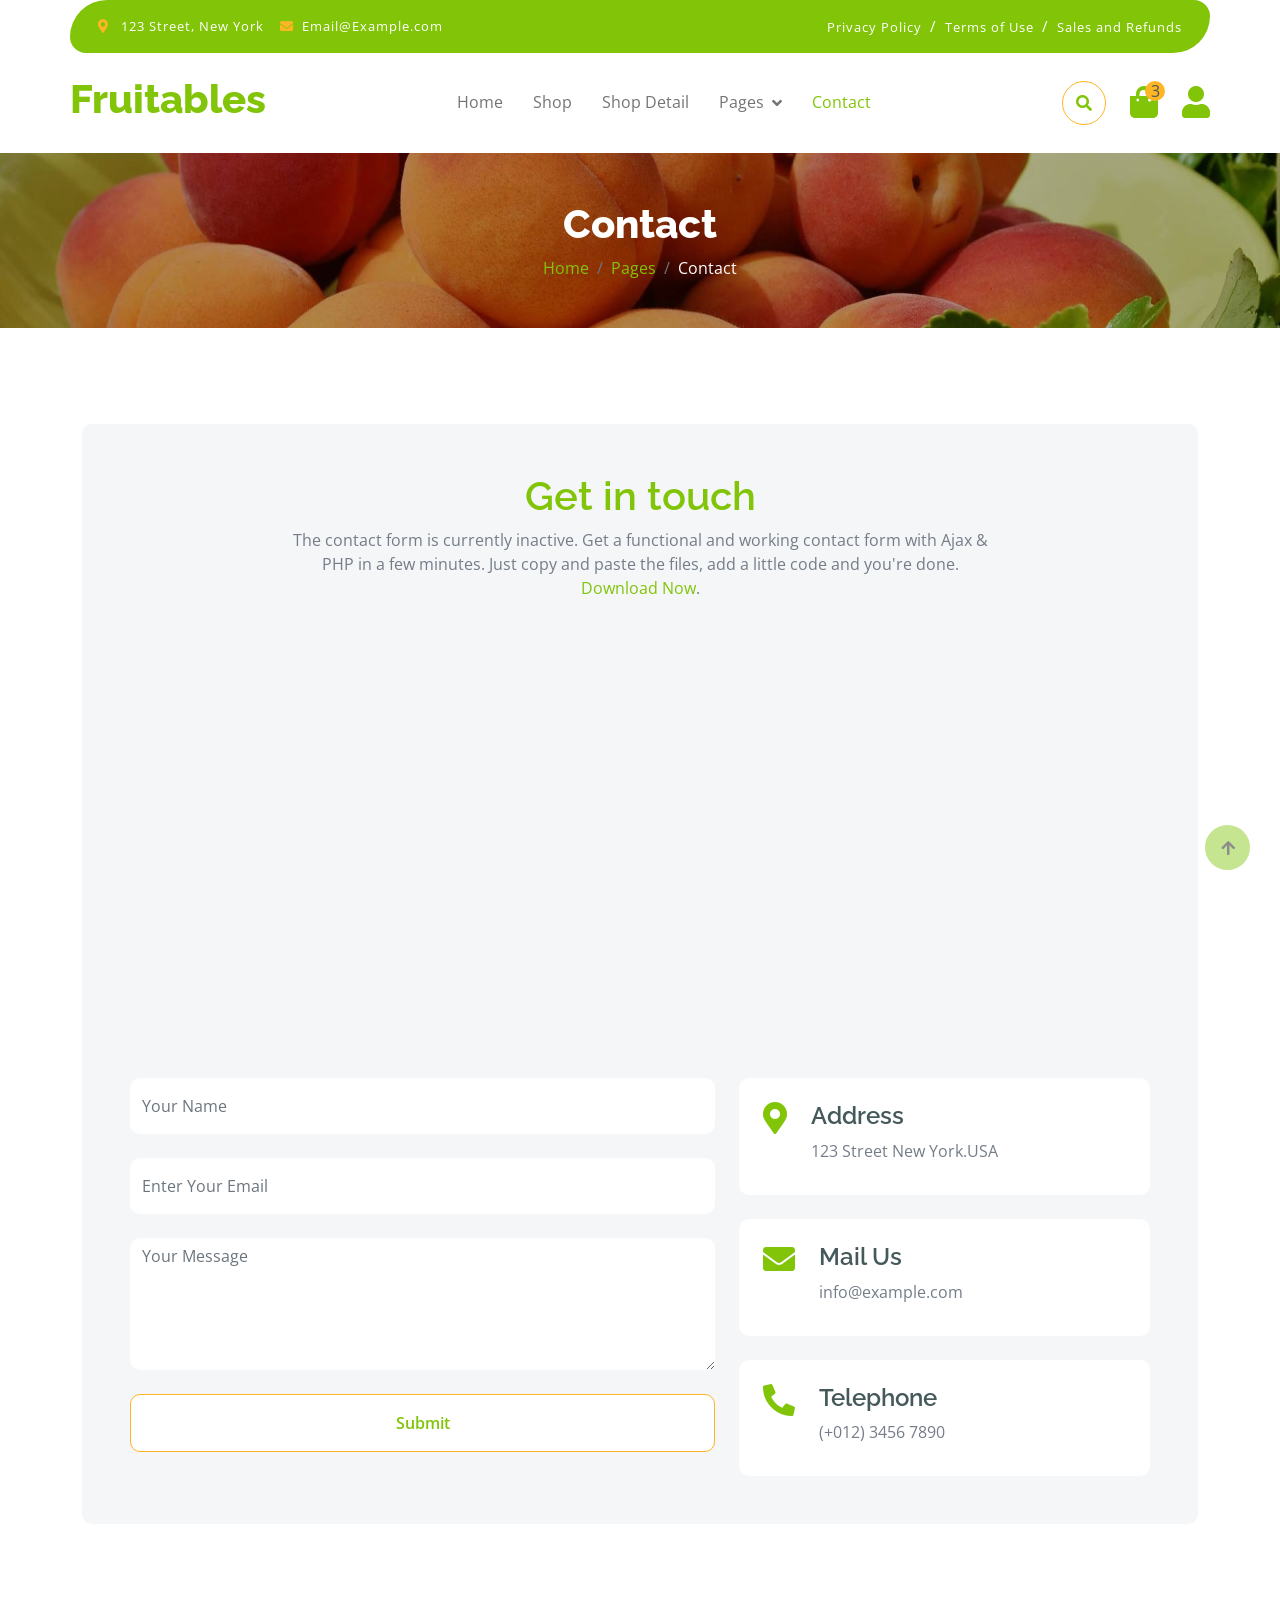
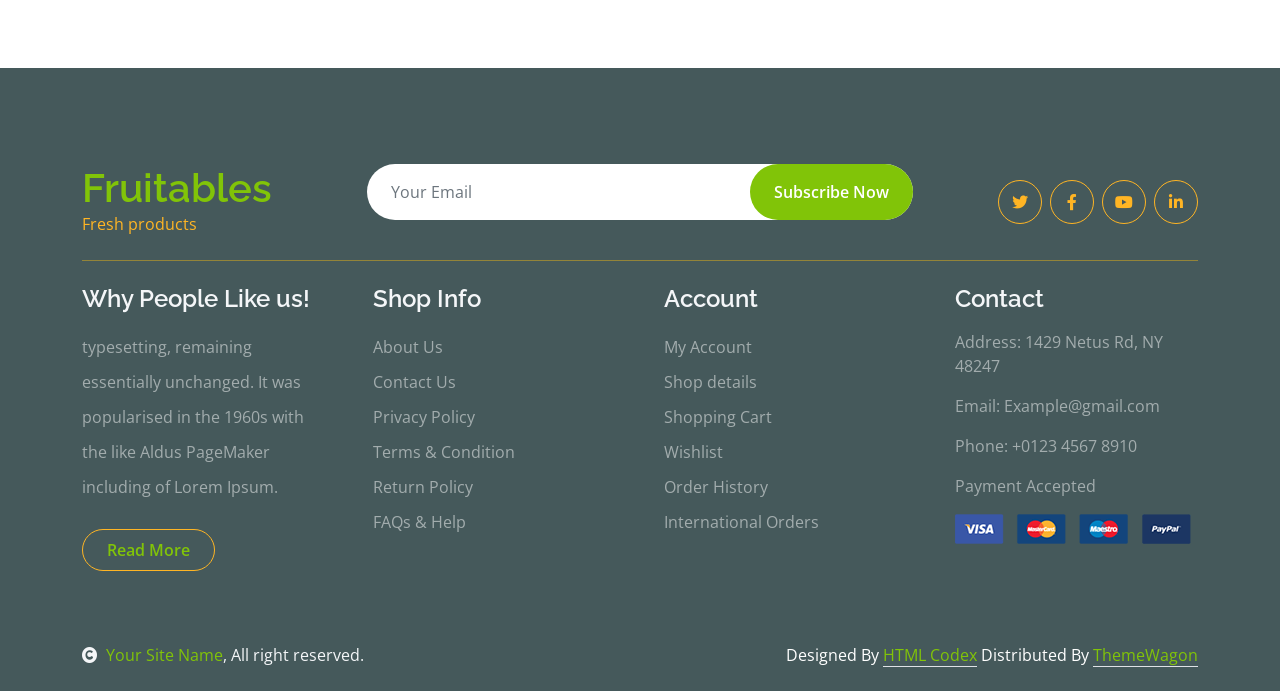
<file: public/assets/homepage/contact.html>
<!DOCTYPE html>
<html lang="en">

    <head>
        <meta charset="utf-8">
        <title>Fruitables - Vegetable Website Template</title>
        <meta content="width=device-width, initial-scale=1.0" name="viewport">
        <meta content="" name="keywords">
        <meta content="" name="description">

        <!-- Google Web Fonts -->
        <link rel="preconnect" href="https://fonts.googleapis.com">
        <link rel="preconnect" href="https://fonts.gstatic.com" crossorigin>
        <link href="https://fonts.googleapis.com/css2?family=Open+Sans:wght@400;600&family=Raleway:wght@600;800&display=swap" rel="stylesheet"> 

        <!-- Icon Font Stylesheet -->
        <link rel="stylesheet" href="https://use.fontawesome.com/releases/v5.15.4/css/all.css"/>
        <link href="https://cdn.jsdelivr.net/npm/bootstrap-icons@1.4.1/font/bootstrap-icons.css" rel="stylesheet">

        <!-- Libraries Stylesheet -->
        <link href="lib/lightbox/css/lightbox.min.css" rel="stylesheet">
        <link href="lib/owlcarousel/assets/owl.carousel.min.css" rel="stylesheet">


        <!-- Customized Bootstrap Stylesheet -->
        <link href="css/bootstrap.min.css" rel="stylesheet">

        <!-- Template Stylesheet -->
        <link href="css/style.css" rel="stylesheet">
    </head>

    <body>

        <!-- Spinner Start -->
        <div id="spinner" class="show w-100 vh-100 bg-white position-fixed translate-middle top-50 start-50  d-flex align-items-center justify-content-center">
            <div class="spinner-grow text-primary" role="status"></div>
        </div>
        <!-- Spinner End -->


        <!-- Navbar start -->
        <div class="container-fluid fixed-top">
            <div class="container topbar bg-primary d-none d-lg-block">
                <div class="d-flex justify-content-between">
                    <div class="top-info ps-2">
                        <small class="me-3"><i class="fas fa-map-marker-alt me-2 text-secondary"></i> <a href="#" class="text-white">123 Street, New York</a></small>
                        <small class="me-3"><i class="fas fa-envelope me-2 text-secondary"></i><a href="#" class="text-white">Email@Example.com</a></small>
                    </div>
                    <div class="top-link pe-2">
                        <a href="#" class="text-white"><small class="text-white mx-2">Privacy Policy</small>/</a>
                        <a href="#" class="text-white"><small class="text-white mx-2">Terms of Use</small>/</a>
                        <a href="#" class="text-white"><small class="text-white ms-2">Sales and Refunds</small></a>
                    </div>
                </div>
            </div>
            <div class="container px-0">
                <nav class="navbar navbar-light bg-white navbar-expand-xl">
                    <a href="index.html" class="navbar-brand"><h1 class="text-primary display-6">Fruitables</h1></a>
                    <button class="navbar-toggler py-2 px-3" type="button" data-bs-toggle="collapse" data-bs-target="#navbarCollapse">
                        <span class="fa fa-bars text-primary"></span>
                    </button>
                    <div class="collapse navbar-collapse bg-white" id="navbarCollapse">
                        <div class="navbar-nav mx-auto">
                            <a href="index.html" class="nav-item nav-link">Home</a>
                            <a href="shop.html" class="nav-item nav-link">Shop</a>
                            <a href="shop-detail.html" class="nav-item nav-link">Shop Detail</a>
                            <div class="nav-item dropdown">
                                <a href="#" class="nav-link dropdown-toggle" data-bs-toggle="dropdown">Pages</a>
                                <div class="dropdown-menu m-0 bg-secondary rounded-0">
                                    <a href="cart.html" class="dropdown-item">Cart</a>
                                    <a href="chackout.html" class="dropdown-item">Chackout</a>
                                    <a href="testimonial.html" class="dropdown-item">Testimonial</a>
                                    <a href="404.html" class="dropdown-item">404 Page</a>
                                </div>
                            </div>
                            <a href="contact.html" class="nav-item nav-link active">Contact</a>
                        </div>
                        <div class="d-flex m-3 me-0">
                            <button class="btn-search btn border border-secondary btn-md-square rounded-circle bg-white me-4" data-bs-toggle="modal" data-bs-target="#searchModal"><i class="fas fa-search text-primary"></i></button>
                            <a href="#" class="position-relative me-4 my-auto">
                                <i class="fa fa-shopping-bag fa-2x"></i>
                                <span class="position-absolute bg-secondary rounded-circle d-flex align-items-center justify-content-center text-dark px-1" style="top: -5px; left: 15px; height: 20px; min-width: 20px;">3</span>
                            </a>
                            <a href="#" class="my-auto">
                                <i class="fas fa-user fa-2x"></i>
                            </a>
                        </div>
                    </div>
                </nav>
            </div>
        </div>
        <!-- Navbar End -->


        <!-- Modal Search Start -->
        <div class="modal fade" id="searchModal" tabindex="-1" aria-labelledby="exampleModalLabel" aria-hidden="true">
            <div class="modal-dialog modal-fullscreen">
                <div class="modal-content rounded-0">
                    <div class="modal-header">
                        <h5 class="modal-title" id="exampleModalLabel">Search by keyword</h5>
                        <button type="button" class="btn-close" data-bs-dismiss="modal" aria-label="Close"></button>
                    </div>
                    <div class="modal-body d-flex align-items-center">
                        <div class="input-group w-75 mx-auto d-flex">
                            <input type="search" class="form-control p-3" placeholder="keywords" aria-describedby="search-icon-1">
                            <span id="search-icon-1" class="input-group-text p-3"><i class="fa fa-search"></i></span>
                        </div>
                    </div>
                </div>
            </div>
        </div>
        <!-- Modal Search End -->


        <!-- Single Page Header start -->
        <div class="container-fluid page-header py-5">
            <h1 class="text-center text-white display-6">Contact</h1>
            <ol class="breadcrumb justify-content-center mb-0">
                <li class="breadcrumb-item"><a href="#">Home</a></li>
                <li class="breadcrumb-item"><a href="#">Pages</a></li>
                <li class="breadcrumb-item active text-white">Contact</li>
            </ol>
        </div>
        <!-- Single Page Header End -->


        <!-- Contact Start -->
        <div class="container-fluid contact py-5">
            <div class="container py-5">
                <div class="p-5 bg-light rounded">
                    <div class="row g-4">
                        <div class="col-12">
                            <div class="text-center mx-auto" style="max-width: 700px;">
                                <h1 class="text-primary">Get in touch</h1>
                                <p class="mb-4">The contact form is currently inactive. Get a functional and working contact form with Ajax & PHP in a few minutes. Just copy and paste the files, add a little code and you're done. <a href="https://htmlcodex.com/contact-form">Download Now</a>.</p>
                            </div>
                        </div>
                        <div class="col-lg-12">
                            <div class="h-100 rounded">
                                <iframe class="rounded w-100" 
                                style="height: 400px;" src="https://www.google.com/maps/embed?pb=!1m18!1m12!1m3!1d387191.33750346623!2d-73.97968099999999!3d40.6974881!2m3!1f0!2f0!3f0!3m2!1i1024!2i768!4f13.1!3m3!1m2!1s0x89c24fa5d33f083b%3A0xc80b8f06e177fe62!2sNew%20York%2C%20NY%2C%20USA!5e0!3m2!1sen!2sbd!4v1694259649153!5m2!1sen!2sbd" 
                                loading="lazy" referrerpolicy="no-referrer-when-downgrade"></iframe>
                            </div>
                        </div>
                        <div class="col-lg-7">
                            <form action="" class="">
                                <input type="text" class="w-100 form-control border-0 py-3 mb-4" placeholder="Your Name">
                                <input type="email" class="w-100 form-control border-0 py-3 mb-4" placeholder="Enter Your Email">
                                <textarea class="w-100 form-control border-0 mb-4" rows="5" cols="10" placeholder="Your Message"></textarea>
                                <button class="w-100 btn form-control border-secondary py-3 bg-white text-primary " type="submit">Submit</button>
                            </form>
                        </div>
                        <div class="col-lg-5">
                            <div class="d-flex p-4 rounded mb-4 bg-white">
                                <i class="fas fa-map-marker-alt fa-2x text-primary me-4"></i>
                                <div>
                                    <h4>Address</h4>
                                    <p class="mb-2">123 Street New York.USA</p>
                                </div>
                            </div>
                            <div class="d-flex p-4 rounded mb-4 bg-white">
                                <i class="fas fa-envelope fa-2x text-primary me-4"></i>
                                <div>
                                    <h4>Mail Us</h4>
                                    <p class="mb-2">info@example.com</p>
                                </div>
                            </div>
                            <div class="d-flex p-4 rounded bg-white">
                                <i class="fa fa-phone-alt fa-2x text-primary me-4"></i>
                                <div>
                                    <h4>Telephone</h4>
                                    <p class="mb-2">(+012) 3456 7890</p>
                                </div>
                            </div>
                        </div>
                    </div>
                </div>
            </div>
        </div>
        <!-- Contact End -->


        <!-- Footer Start -->
        <div class="container-fluid bg-dark text-white-50 footer pt-5 mt-5">
            <div class="container py-5">
                <div class="pb-4 mb-4" style="border-bottom: 1px solid rgba(226, 175, 24, 0.5) ;">
                    <div class="row g-4">
                        <div class="col-lg-3">
                            <a href="#">
                                <h1 class="text-primary mb-0">Fruitables</h1>
                                <p class="text-secondary mb-0">Fresh products</p>
                            </a>
                        </div>
                        <div class="col-lg-6">
                            <div class="position-relative mx-auto">
                                <input class="form-control border-0 w-100 py-3 px-4 rounded-pill" type="number" placeholder="Your Email">
                                <button type="submit" class="btn btn-primary border-0 border-secondary py-3 px-4 position-absolute rounded-pill text-white" style="top: 0; right: 0;">Subscribe Now</button>
                            </div>
                        </div>
                        <div class="col-lg-3">
                            <div class="d-flex justify-content-end pt-3">
                                <a class="btn  btn-outline-secondary me-2 btn-md-square rounded-circle" href=""><i class="fab fa-twitter"></i></a>
                                <a class="btn btn-outline-secondary me-2 btn-md-square rounded-circle" href=""><i class="fab fa-facebook-f"></i></a>
                                <a class="btn btn-outline-secondary me-2 btn-md-square rounded-circle" href=""><i class="fab fa-youtube"></i></a>
                                <a class="btn btn-outline-secondary btn-md-square rounded-circle" href=""><i class="fab fa-linkedin-in"></i></a>
                            </div>
                        </div>
                    </div>
                </div>
                <div class="row g-5">
                    <div class="col-lg-3 col-md-6">
                        <div class="footer-item">
                            <h4 class="text-light mb-3">Why People Like us!</h4>
                            <p class="mb-4">typesetting, remaining essentially unchanged. It was 
                                popularised in the 1960s with the like Aldus PageMaker including of Lorem Ipsum.</p>
                            <a href="" class="btn border-secondary py-2 px-4 rounded-pill text-primary">Read More</a>
                        </div>
                    </div>
                    <div class="col-lg-3 col-md-6">
                        <div class="d-flex flex-column text-start footer-item">
                            <h4 class="text-light mb-3">Shop Info</h4>
                            <a class="btn-link" href="">About Us</a>
                            <a class="btn-link" href="">Contact Us</a>
                            <a class="btn-link" href="">Privacy Policy</a>
                            <a class="btn-link" href="">Terms & Condition</a>
                            <a class="btn-link" href="">Return Policy</a>
                            <a class="btn-link" href="">FAQs & Help</a>
                        </div>
                    </div>
                    <div class="col-lg-3 col-md-6">
                        <div class="d-flex flex-column text-start footer-item">
                            <h4 class="text-light mb-3">Account</h4>
                            <a class="btn-link" href="">My Account</a>
                            <a class="btn-link" href="">Shop details</a>
                            <a class="btn-link" href="">Shopping Cart</a>
                            <a class="btn-link" href="">Wishlist</a>
                            <a class="btn-link" href="">Order History</a>
                            <a class="btn-link" href="">International Orders</a>
                        </div>
                    </div>
                    <div class="col-lg-3 col-md-6">
                        <div class="footer-item">
                            <h4 class="text-light mb-3">Contact</h4>
                            <p>Address: 1429 Netus Rd, NY 48247</p>
                            <p>Email: Example@gmail.com</p>
                            <p>Phone: +0123 4567 8910</p>
                            <p>Payment Accepted</p>
                            <img src="img/payment.png" class="img-fluid" alt="">
                        </div>
                    </div>
                </div>
            </div>
        </div>
        <!-- Footer End -->

        <!-- Copyright Start -->
        <div class="container-fluid copyright bg-dark py-4">
            <div class="container">
                <div class="row">
                    <div class="col-md-6 text-center text-md-start mb-3 mb-md-0">
                        <span class="text-light"><a href="#"><i class="fas fa-copyright text-light me-2"></i>Your Site Name</a>, All right reserved.</span>
                    </div>
                    <div class="col-md-6 my-auto text-center text-md-end text-white">
                        <!--/*** This template is free as long as you keep the below author’s credit link/attribution link/backlink. ***/-->
                        <!--/*** If you'd like to use the template without the below author’s credit link/attribution link/backlink, ***/-->
                        <!--/*** you can purchase the Credit Removal License from "https://htmlcodex.com/credit-removal". ***/-->
                        Designed By <a class="border-bottom" href="https://htmlcodex.com">HTML Codex</a> Distributed By <a class="border-bottom" href="https://themewagon.com">ThemeWagon</a>
                    </div>
                </div>
            </div>
        </div>
        <!-- Copyright End -->



        <!-- Back to Top -->
        <a href="#" class="btn btn-primary border-3 border-primary rounded-circle back-to-top"><i class="fa fa-arrow-up"></i></a>   

        
    <!-- JavaScript Libraries -->
    <script src="https://ajax.googleapis.com/ajax/libs/jquery/3.6.4/jquery.min.js"></script>
    <script src="https://cdn.jsdelivr.net/npm/bootstrap@5.0.0/dist/js/bootstrap.bundle.min.js"></script>
    <script src="lib/easing/easing.min.js"></script>
    <script src="lib/waypoints/waypoints.min.js"></script>
    <script src="lib/lightbox/js/lightbox.min.js"></script>
    <script src="lib/owlcarousel/owl.carousel.min.js"></script>

    <!-- Template Javascript -->
    <script src="js/main.js"></script>
    </body>

</html>
</file>
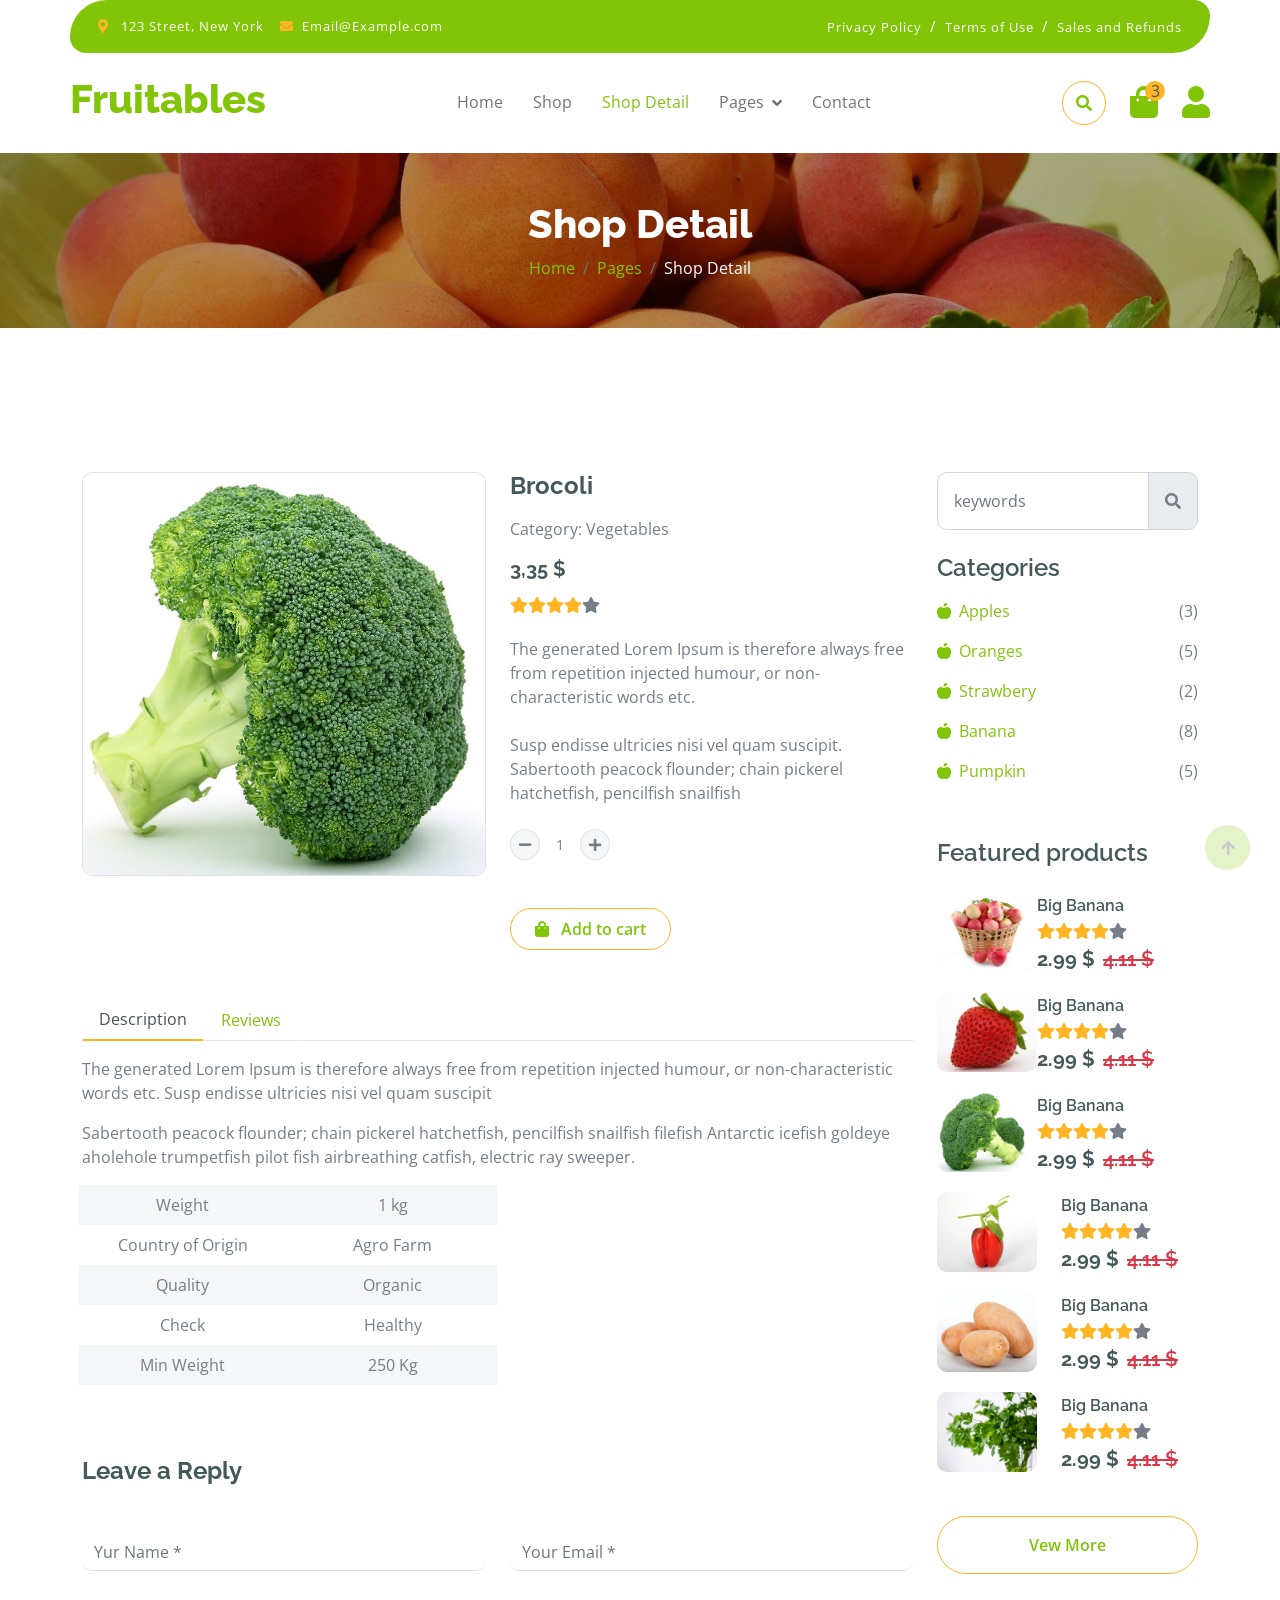
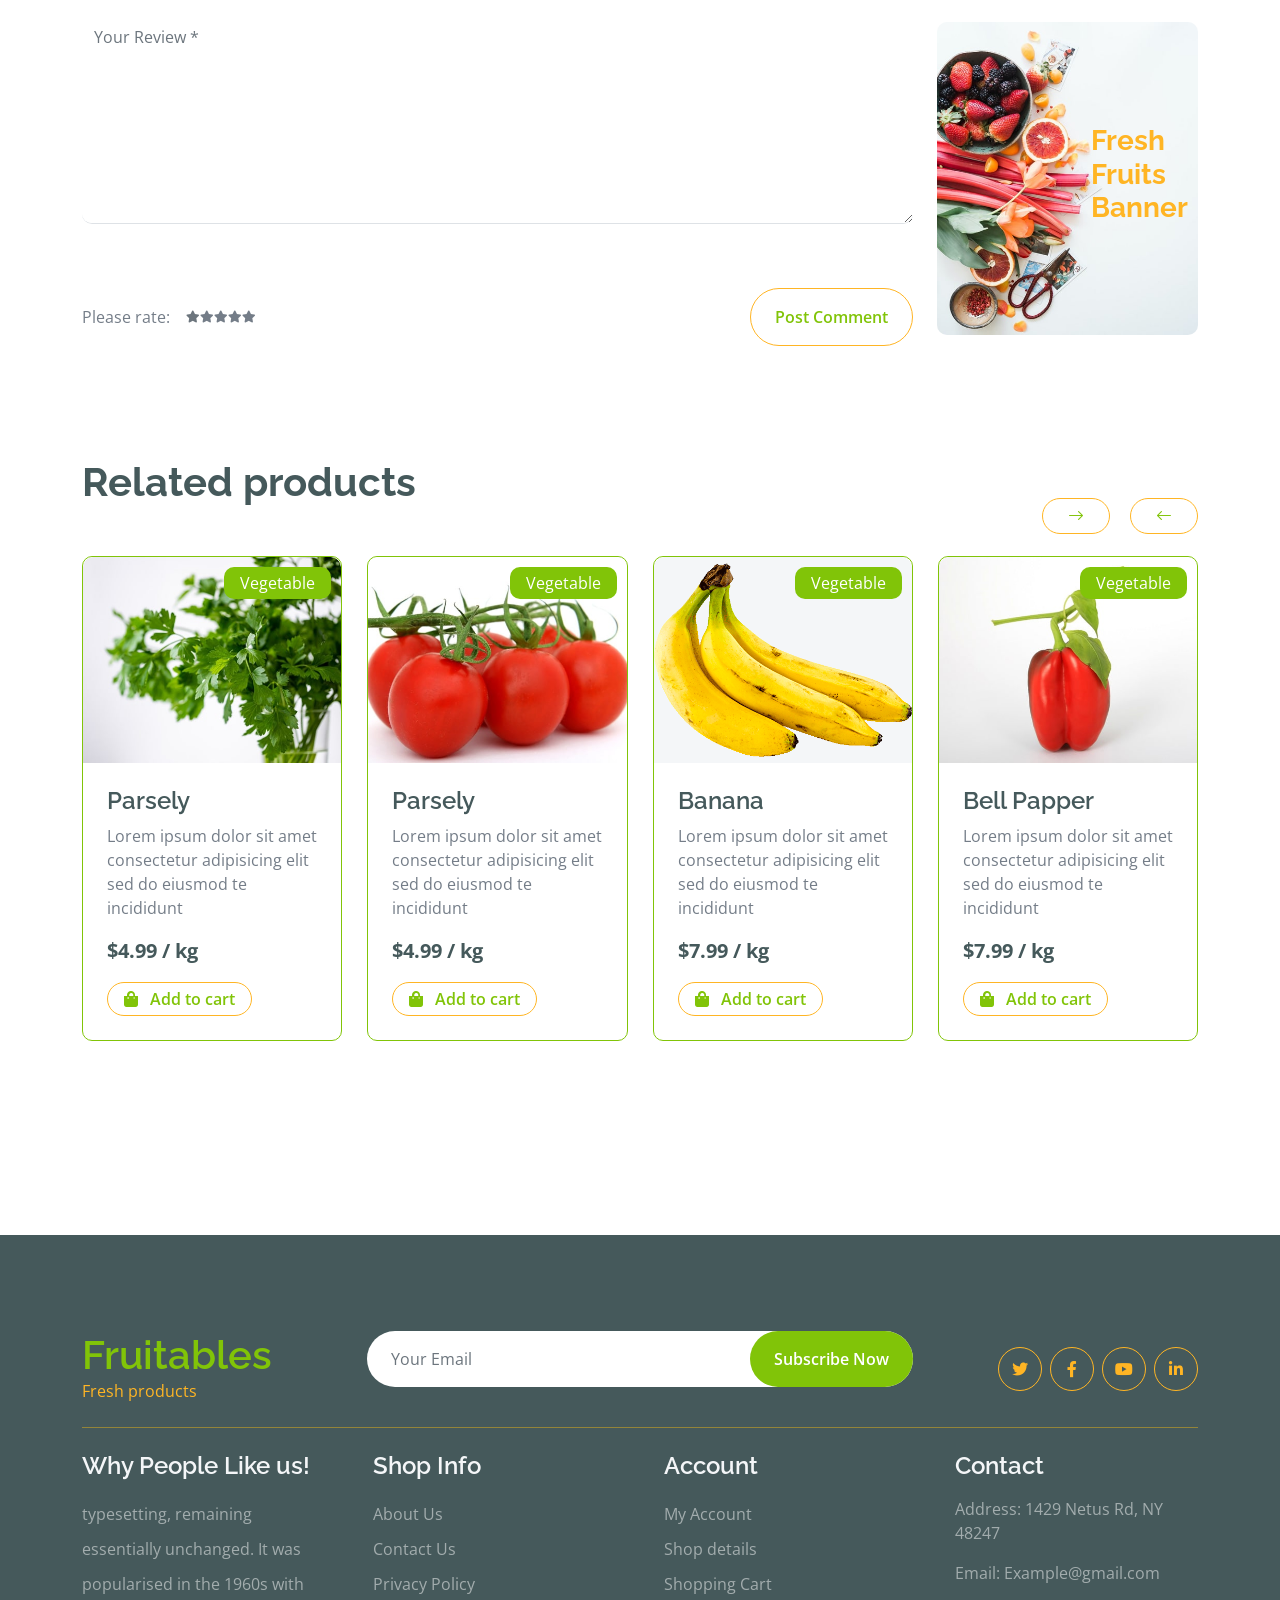
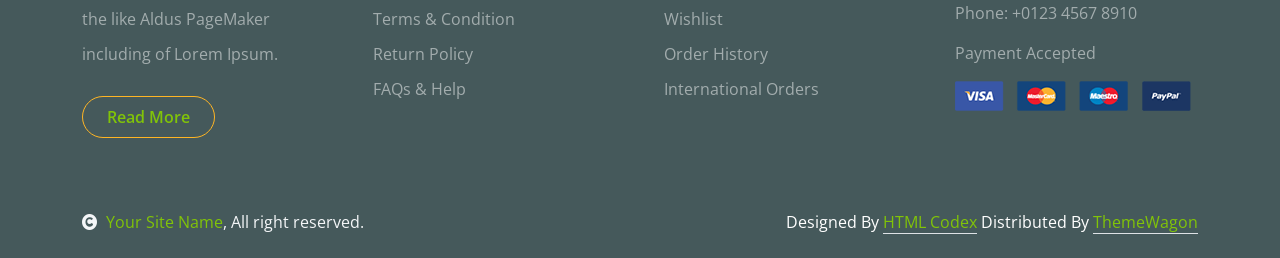
<file: public/assets/homepage/shop-detail.html>
<!DOCTYPE html>
<html lang="en">

    <head>
        <meta charset="utf-8">
        <title>Fruitables - Vegetable Website Template</title>
        <meta content="width=device-width, initial-scale=1.0" name="viewport">
        <meta content="" name="keywords">
        <meta content="" name="description">

        <!-- Google Web Fonts -->
        <link rel="preconnect" href="https://fonts.googleapis.com">
        <link rel="preconnect" href="https://fonts.gstatic.com" crossorigin>
        <link href="https://fonts.googleapis.com/css2?family=Open+Sans:wght@400;600&family=Raleway:wght@600;800&display=swap" rel="stylesheet"> 

        <!-- Icon Font Stylesheet -->
        <link rel="stylesheet" href="https://use.fontawesome.com/releases/v5.15.4/css/all.css"/>
        <link href="https://cdn.jsdelivr.net/npm/bootstrap-icons@1.4.1/font/bootstrap-icons.css" rel="stylesheet">

        <!-- Libraries Stylesheet -->
        <link href="lib/lightbox/css/lightbox.min.css" rel="stylesheet">
        <link href="lib/owlcarousel/assets/owl.carousel.min.css" rel="stylesheet">


        <!-- Customized Bootstrap Stylesheet -->
        <link href="css/bootstrap.min.css" rel="stylesheet">

        <!-- Template Stylesheet -->
        <link href="css/style.css" rel="stylesheet">
    </head>

    <body>

        <!-- Spinner Start -->
        <div id="spinner" class="show w-100 vh-100 bg-white position-fixed translate-middle top-50 start-50  d-flex align-items-center justify-content-center">
            <div class="spinner-grow text-primary" role="status"></div>
        </div>
        <!-- Spinner End -->


        <!-- Navbar start -->
        <div class="container-fluid fixed-top">
            <div class="container topbar bg-primary d-none d-lg-block">
                <div class="d-flex justify-content-between">
                    <div class="top-info ps-2">
                        <small class="me-3"><i class="fas fa-map-marker-alt me-2 text-secondary"></i> <a href="#" class="text-white">123 Street, New York</a></small>
                        <small class="me-3"><i class="fas fa-envelope me-2 text-secondary"></i><a href="#" class="text-white">Email@Example.com</a></small>
                    </div>
                    <div class="top-link pe-2">
                        <a href="#" class="text-white"><small class="text-white mx-2">Privacy Policy</small>/</a>
                        <a href="#" class="text-white"><small class="text-white mx-2">Terms of Use</small>/</a>
                        <a href="#" class="text-white"><small class="text-white ms-2">Sales and Refunds</small></a>
                    </div>
                </div>
            </div>
            <div class="container px-0">
                <nav class="navbar navbar-light bg-white navbar-expand-xl">
                    <a href="index.html" class="navbar-brand"><h1 class="text-primary display-6">Fruitables</h1></a>
                    <button class="navbar-toggler py-2 px-3" type="button" data-bs-toggle="collapse" data-bs-target="#navbarCollapse">
                        <span class="fa fa-bars text-primary"></span>
                    </button>
                    <div class="collapse navbar-collapse bg-white" id="navbarCollapse">
                        <div class="navbar-nav mx-auto">
                            <a href="index.html" class="nav-item nav-link">Home</a>
                            <a href="shop.html" class="nav-item nav-link">Shop</a>
                            <a href="shop-detail.html" class="nav-item nav-link active">Shop Detail</a>
                            <div class="nav-item dropdown">
                                <a href="#" class="nav-link dropdown-toggle" data-bs-toggle="dropdown">Pages</a>
                                <div class="dropdown-menu m-0 bg-secondary rounded-0">
                                    <a href="cart.html" class="dropdown-item">Cart</a>
                                    <a href="chackout.html" class="dropdown-item">Chackout</a>
                                    <a href="testimonial.html" class="dropdown-item">Testimonial</a>
                                    <a href="404.html" class="dropdown-item">404 Page</a>
                                </div>
                            </div>
                            <a href="contact.html" class="nav-item nav-link">Contact</a>
                        </div>
                        <div class="d-flex m-3 me-0">
                            <button class="btn-search btn border border-secondary btn-md-square rounded-circle bg-white me-4" data-bs-toggle="modal" data-bs-target="#searchModal"><i class="fas fa-search text-primary"></i></button>
                            <a href="#" class="position-relative me-4 my-auto">
                                <i class="fa fa-shopping-bag fa-2x"></i>
                                <span class="position-absolute bg-secondary rounded-circle d-flex align-items-center justify-content-center text-dark px-1" style="top: -5px; left: 15px; height: 20px; min-width: 20px;">3</span>
                            </a>
                            <a href="#" class="my-auto">
                                <i class="fas fa-user fa-2x"></i>
                            </a>
                        </div>
                    </div>
                </nav>
            </div>
        </div>
        <!-- Navbar End -->


        <!-- Modal Search Start -->
        <div class="modal fade" id="searchModal" tabindex="-1" aria-labelledby="exampleModalLabel" aria-hidden="true">
            <div class="modal-dialog modal-fullscreen">
                <div class="modal-content rounded-0">
                    <div class="modal-header">
                        <h5 class="modal-title" id="exampleModalLabel">Search by keyword</h5>
                        <button type="button" class="btn-close" data-bs-dismiss="modal" aria-label="Close"></button>
                    </div>
                    <div class="modal-body d-flex align-items-center">
                        <div class="input-group w-75 mx-auto d-flex">
                            <input type="search" class="form-control p-3" placeholder="keywords" aria-describedby="search-icon-1">
                            <span id="search-icon-1" class="input-group-text p-3"><i class="fa fa-search"></i></span>
                        </div>
                    </div>
                </div>
            </div>
        </div>
        <!-- Modal Search End -->


        <!-- Single Page Header start -->
        <div class="container-fluid page-header py-5">
            <h1 class="text-center text-white display-6">Shop Detail</h1>
            <ol class="breadcrumb justify-content-center mb-0">
                <li class="breadcrumb-item"><a href="#">Home</a></li>
                <li class="breadcrumb-item"><a href="#">Pages</a></li>
                <li class="breadcrumb-item active text-white">Shop Detail</li>
            </ol>
        </div>
        <!-- Single Page Header End -->


        <!-- Single Product Start -->
        <div class="container-fluid py-5 mt-5">
            <div class="container py-5">
                <div class="row g-4 mb-5">
                    <div class="col-lg-8 col-xl-9">
                        <div class="row g-4">
                            <div class="col-lg-6">
                                <div class="border rounded">
                                    <a href="#">
                                        <img src="img/single-item.jpg" class="img-fluid rounded" alt="Image">
                                    </a>
                                </div>
                            </div>
                            <div class="col-lg-6">
                                <h4 class="fw-bold mb-3">Brocoli</h4>
                                <p class="mb-3">Category: Vegetables</p>
                                <h5 class="fw-bold mb-3">3,35 $</h5>
                                <div class="d-flex mb-4">
                                    <i class="fa fa-star text-secondary"></i>
                                    <i class="fa fa-star text-secondary"></i>
                                    <i class="fa fa-star text-secondary"></i>
                                    <i class="fa fa-star text-secondary"></i>
                                    <i class="fa fa-star"></i>
                                </div>
                                <p class="mb-4">The generated Lorem Ipsum is therefore always free from repetition injected humour, or non-characteristic words etc.</p>
                                <p class="mb-4">Susp endisse ultricies nisi vel quam suscipit. Sabertooth peacock flounder; chain pickerel hatchetfish, pencilfish snailfish</p>
                                <div class="input-group quantity mb-5" style="width: 100px;">
                                    <div class="input-group-btn">
                                        <button class="btn btn-sm btn-minus rounded-circle bg-light border" >
                                            <i class="fa fa-minus"></i>
                                        </button>
                                    </div>
                                    <input type="text" class="form-control form-control-sm text-center border-0" value="1">
                                    <div class="input-group-btn">
                                        <button class="btn btn-sm btn-plus rounded-circle bg-light border">
                                            <i class="fa fa-plus"></i>
                                        </button>
                                    </div>
                                </div>
                                <a href="#" class="btn border border-secondary rounded-pill px-4 py-2 mb-4 text-primary"><i class="fa fa-shopping-bag me-2 text-primary"></i> Add to cart</a>
                            </div>
                            <div class="col-lg-12">
                                <nav>
                                    <div class="nav nav-tabs mb-3">
                                        <button class="nav-link active border-white border-bottom-0" type="button" role="tab"
                                            id="nav-about-tab" data-bs-toggle="tab" data-bs-target="#nav-about"
                                            aria-controls="nav-about" aria-selected="true">Description</button>
                                        <button class="nav-link border-white border-bottom-0" type="button" role="tab"
                                            id="nav-mission-tab" data-bs-toggle="tab" data-bs-target="#nav-mission"
                                            aria-controls="nav-mission" aria-selected="false">Reviews</button>
                                    </div>
                                </nav>
                                <div class="tab-content mb-5">
                                    <div class="tab-pane active" id="nav-about" role="tabpanel" aria-labelledby="nav-about-tab">
                                        <p>The generated Lorem Ipsum is therefore always free from repetition injected humour, or non-characteristic words etc. 
                                            Susp endisse ultricies nisi vel quam suscipit </p>
                                        <p>Sabertooth peacock flounder; chain pickerel hatchetfish, pencilfish snailfish filefish Antarctic 
                                            icefish goldeye aholehole trumpetfish pilot fish airbreathing catfish, electric ray sweeper.</p>
                                        <div class="px-2">
                                            <div class="row g-4">
                                                <div class="col-6">
                                                    <div class="row bg-light align-items-center text-center justify-content-center py-2">
                                                        <div class="col-6">
                                                            <p class="mb-0">Weight</p>
                                                        </div>
                                                        <div class="col-6">
                                                            <p class="mb-0">1 kg</p>
                                                        </div>
                                                    </div>
                                                    <div class="row text-center align-items-center justify-content-center py-2">
                                                        <div class="col-6">
                                                            <p class="mb-0">Country of Origin</p>
                                                        </div>
                                                        <div class="col-6">
                                                            <p class="mb-0">Agro Farm</p>
                                                        </div>
                                                    </div>
                                                    <div class="row bg-light text-center align-items-center justify-content-center py-2">
                                                        <div class="col-6">
                                                            <p class="mb-0">Quality</p>
                                                        </div>
                                                        <div class="col-6">
                                                            <p class="mb-0">Organic</p>
                                                        </div>
                                                    </div>
                                                    <div class="row text-center align-items-center justify-content-center py-2">
                                                        <div class="col-6">
                                                            <p class="mb-0">Сheck</p>
                                                        </div>
                                                        <div class="col-6">
                                                            <p class="mb-0">Healthy</p>
                                                        </div>
                                                    </div>
                                                    <div class="row bg-light text-center align-items-center justify-content-center py-2">
                                                        <div class="col-6">
                                                            <p class="mb-0">Min Weight</p>
                                                        </div>
                                                        <div class="col-6">
                                                            <p class="mb-0">250 Kg</p>
                                                        </div>
                                                    </div>
                                                </div>
                                            </div>
                                        </div>
                                    </div>
                                    <div class="tab-pane" id="nav-mission" role="tabpanel" aria-labelledby="nav-mission-tab">
                                        <div class="d-flex">
                                            <img src="img/avatar.jpg" class="img-fluid rounded-circle p-3" style="width: 100px; height: 100px;" alt="">
                                            <div class="">
                                                <p class="mb-2" style="font-size: 14px;">April 12, 2024</p>
                                                <div class="d-flex justify-content-between">
                                                    <h5>Jason Smith</h5>
                                                    <div class="d-flex mb-3">
                                                        <i class="fa fa-star text-secondary"></i>
                                                        <i class="fa fa-star text-secondary"></i>
                                                        <i class="fa fa-star text-secondary"></i>
                                                        <i class="fa fa-star text-secondary"></i>
                                                        <i class="fa fa-star"></i>
                                                    </div>
                                                </div>
                                                <p>The generated Lorem Ipsum is therefore always free from repetition injected humour, or non-characteristic 
                                                    words etc. Susp endisse ultricies nisi vel quam suscipit </p>
                                            </div>
                                        </div>
                                        <div class="d-flex">
                                            <img src="img/avatar.jpg" class="img-fluid rounded-circle p-3" style="width: 100px; height: 100px;" alt="">
                                            <div class="">
                                                <p class="mb-2" style="font-size: 14px;">April 12, 2024</p>
                                                <div class="d-flex justify-content-between">
                                                    <h5>Sam Peters</h5>
                                                    <div class="d-flex mb-3">
                                                        <i class="fa fa-star text-secondary"></i>
                                                        <i class="fa fa-star text-secondary"></i>
                                                        <i class="fa fa-star text-secondary"></i>
                                                        <i class="fa fa-star"></i>
                                                        <i class="fa fa-star"></i>
                                                    </div>
                                                </div>
                                                <p class="text-dark">The generated Lorem Ipsum is therefore always free from repetition injected humour, or non-characteristic 
                                                    words etc. Susp endisse ultricies nisi vel quam suscipit </p>
                                            </div>
                                        </div>
                                    </div>
                                    <div class="tab-pane" id="nav-vision" role="tabpanel">
                                        <p class="text-dark">Tempor erat elitr rebum at clita. Diam dolor diam ipsum et tempor sit. Aliqu diam
                                            amet diam et eos labore. 3</p>
                                        <p class="mb-0">Diam dolor diam ipsum et tempor sit. Aliqu diam amet diam et eos labore.
                                            Clita erat ipsum et lorem et sit</p>
                                    </div>
                                </div>
                            </div>
                            <form action="#">
                                <h4 class="mb-5 fw-bold">Leave a Reply</h4>
                                <div class="row g-4">
                                    <div class="col-lg-6">
                                        <div class="border-bottom rounded">
                                            <input type="text" class="form-control border-0 me-4" placeholder="Yur Name *">
                                        </div>
                                    </div>
                                    <div class="col-lg-6">
                                        <div class="border-bottom rounded">
                                            <input type="email" class="form-control border-0" placeholder="Your Email *">
                                        </div>
                                    </div>
                                    <div class="col-lg-12">
                                        <div class="border-bottom rounded my-4">
                                            <textarea name="" id="" class="form-control border-0" cols="30" rows="8" placeholder="Your Review *" spellcheck="false"></textarea>
                                        </div>
                                    </div>
                                    <div class="col-lg-12">
                                        <div class="d-flex justify-content-between py-3 mb-5">
                                            <div class="d-flex align-items-center">
                                                <p class="mb-0 me-3">Please rate:</p>
                                                <div class="d-flex align-items-center" style="font-size: 12px;">
                                                    <i class="fa fa-star text-muted"></i>
                                                    <i class="fa fa-star"></i>
                                                    <i class="fa fa-star"></i>
                                                    <i class="fa fa-star"></i>
                                                    <i class="fa fa-star"></i>
                                                </div>
                                            </div>
                                            <a href="#" class="btn border border-secondary text-primary rounded-pill px-4 py-3"> Post Comment</a>
                                        </div>
                                    </div>
                                </div>
                            </form>
                        </div>
                    </div>
                    <div class="col-lg-4 col-xl-3">
                        <div class="row g-4 fruite">
                            <div class="col-lg-12">
                                <div class="input-group w-100 mx-auto d-flex mb-4">
                                    <input type="search" class="form-control p-3" placeholder="keywords" aria-describedby="search-icon-1">
                                    <span id="search-icon-1" class="input-group-text p-3"><i class="fa fa-search"></i></span>
                                </div>
                                <div class="mb-4">
                                    <h4>Categories</h4>
                                    <ul class="list-unstyled fruite-categorie">
                                        <li>
                                            <div class="d-flex justify-content-between fruite-name">
                                                <a href="#"><i class="fas fa-apple-alt me-2"></i>Apples</a>
                                                <span>(3)</span>
                                            </div>
                                        </li>
                                        <li>
                                            <div class="d-flex justify-content-between fruite-name">
                                                <a href="#"><i class="fas fa-apple-alt me-2"></i>Oranges</a>
                                                <span>(5)</span>
                                            </div>
                                        </li>
                                        <li>
                                            <div class="d-flex justify-content-between fruite-name">
                                                <a href="#"><i class="fas fa-apple-alt me-2"></i>Strawbery</a>
                                                <span>(2)</span>
                                            </div>
                                        </li>
                                        <li>
                                            <div class="d-flex justify-content-between fruite-name">
                                                <a href="#"><i class="fas fa-apple-alt me-2"></i>Banana</a>
                                                <span>(8)</span>
                                            </div>
                                        </li>
                                        <li>
                                            <div class="d-flex justify-content-between fruite-name">
                                                <a href="#"><i class="fas fa-apple-alt me-2"></i>Pumpkin</a>
                                                <span>(5)</span>
                                            </div>
                                        </li>
                                    </ul>
                                </div>
                            </div>
                            <div class="col-lg-12">
                                <h4 class="mb-4">Featured products</h4>
                                <div class="d-flex align-items-center justify-content-start">
                                    <div class="rounded" style="width: 100px; height: 100px;">
                                        <img src="img/featur-1.jpg" class="img-fluid rounded" alt="Image">
                                    </div>
                                    <div>
                                        <h6 class="mb-2">Big Banana</h6>
                                        <div class="d-flex mb-2">
                                            <i class="fa fa-star text-secondary"></i>
                                            <i class="fa fa-star text-secondary"></i>
                                            <i class="fa fa-star text-secondary"></i>
                                            <i class="fa fa-star text-secondary"></i>
                                            <i class="fa fa-star"></i>
                                        </div>
                                        <div class="d-flex mb-2">
                                            <h5 class="fw-bold me-2">2.99 $</h5>
                                            <h5 class="text-danger text-decoration-line-through">4.11 $</h5>
                                        </div>
                                    </div>
                                </div>
                                <div class="d-flex align-items-center justify-content-start">
                                    <div class="rounded" style="width: 100px; height: 100px;">
                                        <img src="img/featur-2.jpg" class="img-fluid rounded" alt="">
                                    </div>
                                    <div>
                                        <h6 class="mb-2">Big Banana</h6>
                                        <div class="d-flex mb-2">
                                            <i class="fa fa-star text-secondary"></i>
                                            <i class="fa fa-star text-secondary"></i>
                                            <i class="fa fa-star text-secondary"></i>
                                            <i class="fa fa-star text-secondary"></i>
                                            <i class="fa fa-star"></i>
                                        </div>
                                        <div class="d-flex mb-2">
                                            <h5 class="fw-bold me-2">2.99 $</h5>
                                            <h5 class="text-danger text-decoration-line-through">4.11 $</h5>
                                        </div>
                                    </div>
                                </div>
                                <div class="d-flex align-items-center justify-content-start">
                                    <div class="rounded" style="width: 100px; height: 100px;">
                                        <img src="img/featur-3.jpg" class="img-fluid rounded" alt="">
                                    </div>
                                    <div>
                                        <h6 class="mb-2">Big Banana</h6>
                                        <div class="d-flex mb-2">
                                            <i class="fa fa-star text-secondary"></i>
                                            <i class="fa fa-star text-secondary"></i>
                                            <i class="fa fa-star text-secondary"></i>
                                            <i class="fa fa-star text-secondary"></i>
                                            <i class="fa fa-star"></i>
                                        </div>
                                        <div class="d-flex mb-2">
                                            <h5 class="fw-bold me-2">2.99 $</h5>
                                            <h5 class="text-danger text-decoration-line-through">4.11 $</h5>
                                        </div>
                                    </div>
                                </div>
                                <div class="d-flex align-items-center justify-content-start">
                                    <div class="rounded me-4" style="width: 100px; height: 100px;">
                                        <img src="img/vegetable-item-4.jpg" class="img-fluid rounded" alt="">
                                    </div>
                                    <div>
                                        <h6 class="mb-2">Big Banana</h6>
                                        <div class="d-flex mb-2">
                                            <i class="fa fa-star text-secondary"></i>
                                            <i class="fa fa-star text-secondary"></i>
                                            <i class="fa fa-star text-secondary"></i>
                                            <i class="fa fa-star text-secondary"></i>
                                            <i class="fa fa-star"></i>
                                        </div>
                                        <div class="d-flex mb-2">
                                            <h5 class="fw-bold me-2">2.99 $</h5>
                                            <h5 class="text-danger text-decoration-line-through">4.11 $</h5>
                                        </div>
                                    </div>
                                </div>
                                <div class="d-flex align-items-center justify-content-start">
                                    <div class="rounded me-4" style="width: 100px; height: 100px;">
                                        <img src="img/vegetable-item-5.jpg" class="img-fluid rounded" alt="">
                                    </div>
                                    <div>
                                        <h6 class="mb-2">Big Banana</h6>
                                        <div class="d-flex mb-2">
                                            <i class="fa fa-star text-secondary"></i>
                                            <i class="fa fa-star text-secondary"></i>
                                            <i class="fa fa-star text-secondary"></i>
                                            <i class="fa fa-star text-secondary"></i>
                                            <i class="fa fa-star"></i>
                                        </div>
                                        <div class="d-flex mb-2">
                                            <h5 class="fw-bold me-2">2.99 $</h5>
                                            <h5 class="text-danger text-decoration-line-through">4.11 $</h5>
                                        </div>
                                    </div>
                                </div>
                                <div class="d-flex align-items-center justify-content-start">
                                    <div class="rounded me-4" style="width: 100px; height: 100px;">
                                        <img src="img/vegetable-item-6.jpg" class="img-fluid rounded" alt="">
                                    </div>
                                    <div>
                                        <h6 class="mb-2">Big Banana</h6>
                                        <div class="d-flex mb-2">
                                            <i class="fa fa-star text-secondary"></i>
                                            <i class="fa fa-star text-secondary"></i>
                                            <i class="fa fa-star text-secondary"></i>
                                            <i class="fa fa-star text-secondary"></i>
                                            <i class="fa fa-star"></i>
                                        </div>
                                        <div class="d-flex mb-2">
                                            <h5 class="fw-bold me-2">2.99 $</h5>
                                            <h5 class="text-danger text-decoration-line-through">4.11 $</h5>
                                        </div>
                                    </div>
                                </div>
                                <div class="d-flex justify-content-center my-4">
                                    <a href="#" class="btn border border-secondary px-4 py-3 rounded-pill text-primary w-100">Vew More</a>
                                </div>
                            </div>
                            <div class="col-lg-12">
                                <div class="position-relative">
                                    <img src="img/banner-fruits.jpg" class="img-fluid w-100 rounded" alt="">
                                    <div class="position-absolute" style="top: 50%; right: 10px; transform: translateY(-50%);">
                                        <h3 class="text-secondary fw-bold">Fresh <br> Fruits <br> Banner</h3>
                                    </div>
                                </div>
                            </div>
                        </div>
                    </div>
                </div>
                <h1 class="fw-bold mb-0">Related products</h1>
                <div class="vesitable">
                    <div class="owl-carousel vegetable-carousel justify-content-center">
                        <div class="border border-primary rounded position-relative vesitable-item">
                            <div class="vesitable-img">
                                <img src="img/vegetable-item-6.jpg" class="img-fluid w-100 rounded-top" alt="">
                            </div>
                            <div class="text-white bg-primary px-3 py-1 rounded position-absolute" style="top: 10px; right: 10px;">Vegetable</div>
                            <div class="p-4 pb-0 rounded-bottom">
                                <h4>Parsely</h4>
                                <p>Lorem ipsum dolor sit amet consectetur adipisicing elit sed do eiusmod te incididunt</p>
                                <div class="d-flex justify-content-between flex-lg-wrap">
                                    <p class="text-dark fs-5 fw-bold">$4.99 / kg</p>
                                    <a href="#" class="btn border border-secondary rounded-pill px-3 py-1 mb-4 text-primary"><i class="fa fa-shopping-bag me-2 text-primary"></i> Add to cart</a>
                                </div>
                            </div>
                        </div>
                        <div class="border border-primary rounded position-relative vesitable-item">
                            <div class="vesitable-img">
                                <img src="img/vegetable-item-1.jpg" class="img-fluid w-100 rounded-top" alt="">
                            </div>
                            <div class="text-white bg-primary px-3 py-1 rounded position-absolute" style="top: 10px; right: 10px;">Vegetable</div>
                            <div class="p-4 pb-0 rounded-bottom">
                                <h4>Parsely</h4>
                                <p>Lorem ipsum dolor sit amet consectetur adipisicing elit sed do eiusmod te incididunt</p>
                                <div class="d-flex justify-content-between flex-lg-wrap">
                                    <p class="text-dark fs-5 fw-bold">$4.99 / kg</p>
                                    <a href="#" class="btn border border-secondary rounded-pill px-3 py-1 mb-4 text-primary"><i class="fa fa-shopping-bag me-2 text-primary"></i> Add to cart</a>
                                </div>
                            </div>
                        </div>
                        <div class="border border-primary rounded position-relative vesitable-item">
                            <div class="vesitable-img">
                                <img src="img/vegetable-item-3.png" class="img-fluid w-100 rounded-top bg-light" alt="">
                            </div>
                            <div class="text-white bg-primary px-3 py-1 rounded position-absolute" style="top: 10px; right: 10px;">Vegetable</div>
                            <div class="p-4 pb-0 rounded-bottom">
                                <h4>Banana</h4>
                                <p>Lorem ipsum dolor sit amet consectetur adipisicing elit sed do eiusmod te incididunt</p>
                                <div class="d-flex justify-content-between flex-lg-wrap">
                                    <p class="text-dark fs-5 fw-bold">$7.99 / kg</p>
                                    <a href="#" class="btn border border-secondary rounded-pill px-3 py-1 mb-4 text-primary"><i class="fa fa-shopping-bag me-2 text-primary"></i> Add to cart</a>
                                </div>
                            </div>
                        </div>
                        <div class="border border-primary rounded position-relative vesitable-item">
                            <div class="vesitable-img">
                                <img src="img/vegetable-item-4.jpg" class="img-fluid w-100 rounded-top" alt="">
                            </div>
                            <div class="text-white bg-primary px-3 py-1 rounded position-absolute" style="top: 10px; right: 10px;">Vegetable</div>
                            <div class="p-4 pb-0 rounded-bottom">
                                <h4>Bell Papper</h4>
                                <p>Lorem ipsum dolor sit amet consectetur adipisicing elit sed do eiusmod te incididunt</p>
                                <div class="d-flex justify-content-between flex-lg-wrap">
                                    <p class="text-dark fs-5 fw-bold">$7.99 / kg</p>
                                    <a href="#" class="btn border border-secondary rounded-pill px-3 py-1 mb-4 text-primary"><i class="fa fa-shopping-bag me-2 text-primary"></i> Add to cart</a>
                                </div>
                            </div>
                        </div>
                        <div class="border border-primary rounded position-relative vesitable-item">
                            <div class="vesitable-img">
                                <img src="img/vegetable-item-5.jpg" class="img-fluid w-100 rounded-top" alt="">
                            </div>
                            <div class="text-white bg-primary px-3 py-1 rounded position-absolute" style="top: 10px; right: 10px;">Vegetable</div>
                            <div class="p-4 pb-0 rounded-bottom">
                                <h4>Potatoes</h4>
                                <p>Lorem ipsum dolor sit amet consectetur adipisicing elit sed do eiusmod te incididunt</p>
                                <div class="d-flex justify-content-between flex-lg-wrap">
                                    <p class="text-dark fs-5 fw-bold">$7.99 / kg</p>
                                    <a href="#" class="btn border border-secondary rounded-pill px-3 py-1 mb-4 text-primary"><i class="fa fa-shopping-bag me-2 text-primary"></i> Add to cart</a>
                                </div>
                            </div>
                        </div>
                        <div class="border border-primary rounded position-relative vesitable-item">
                            <div class="vesitable-img">
                                <img src="img/vegetable-item-6.jpg" class="img-fluid w-100 rounded-top" alt="">
                            </div>
                            <div class="text-white bg-primary px-3 py-1 rounded position-absolute" style="top: 10px; right: 10px;">Vegetable</div>
                            <div class="p-4 pb-0 rounded-bottom">
                                <h4>Parsely</h4>
                                <p>Lorem ipsum dolor sit amet consectetur adipisicing elit sed do eiusmod te incididunt</p>
                                <div class="d-flex justify-content-between flex-lg-wrap">
                                    <p class="text-dark fs-5 fw-bold">$7.99 / kg</p>
                                    <a href="#" class="btn border border-secondary rounded-pill px-3 py-1 mb-4 text-primary"><i class="fa fa-shopping-bag me-2 text-primary"></i> Add to cart</a>
                                </div>
                            </div>
                        </div>
                        <div class="border border-primary rounded position-relative vesitable-item">
                            <div class="vesitable-img">
                                <img src="img/vegetable-item-5.jpg" class="img-fluid w-100 rounded-top" alt="">
                            </div>
                            <div class="text-white bg-primary px-3 py-1 rounded position-absolute" style="top: 10px; right: 10px;">Vegetable</div>
                            <div class="p-4 pb-0 rounded-bottom">
                                <h4>Potatoes</h4>
                                <p>Lorem ipsum dolor sit amet consectetur adipisicing elit sed do eiusmod te incididunt</p>
                                <div class="d-flex justify-content-between flex-lg-wrap">
                                    <p class="text-dark fs-5 fw-bold">$7.99 / kg</p>
                                    <a href="#" class="btn border border-secondary rounded-pill px-3 py-1 mb-4 text-primary"><i class="fa fa-shopping-bag me-2 text-primary"></i> Add to cart</a>
                                </div>
                            </div>
                        </div>
                        <div class="border border-primary rounded position-relative vesitable-item">
                            <div class="vesitable-img">
                                <img src="img/vegetable-item-6.jpg" class="img-fluid w-100 rounded-top" alt="">
                            </div>
                            <div class="text-white bg-primary px-3 py-1 rounded position-absolute" style="top: 10px; right: 10px;">Vegetable</div>
                            <div class="p-4 pb-0 rounded-bottom">
                                <h4>Parsely</h4>
                                <p>Lorem ipsum dolor sit amet consectetur adipisicing elit sed do eiusmod te incididunt</p>
                                <div class="d-flex justify-content-between flex-lg-wrap">
                                    <p class="text-dark fs-5 fw-bold">$7.99 / kg</p>
                                    <a href="#" class="btn border border-secondary rounded-pill px-3 py-1 mb-4 text-primary"><i class="fa fa-shopping-bag me-2 text-primary"></i> Add to cart</a>
                                </div>
                            </div>
                        </div>
                    </div>
                </div>
            </div>
        </div>
        <!-- Single Product End -->
    

        <!-- Footer Start -->
        <div class="container-fluid bg-dark text-white-50 footer pt-5 mt-5">
            <div class="container py-5">
                <div class="pb-4 mb-4" style="border-bottom: 1px solid rgba(226, 175, 24, 0.5) ;">
                    <div class="row g-4">
                        <div class="col-lg-3">
                            <a href="#">
                                <h1 class="text-primary mb-0">Fruitables</h1>
                                <p class="text-secondary mb-0">Fresh products</p>
                            </a>
                        </div>
                        <div class="col-lg-6">
                            <div class="position-relative mx-auto">
                                <input class="form-control border-0 w-100 py-3 px-4 rounded-pill" type="number" placeholder="Your Email">
                                <button type="submit" class="btn btn-primary border-0 border-secondary py-3 px-4 position-absolute rounded-pill text-white" style="top: 0; right: 0;">Subscribe Now</button>
                            </div>
                        </div>
                        <div class="col-lg-3">
                            <div class="d-flex justify-content-end pt-3">
                                <a class="btn  btn-outline-secondary me-2 btn-md-square rounded-circle" href=""><i class="fab fa-twitter"></i></a>
                                <a class="btn btn-outline-secondary me-2 btn-md-square rounded-circle" href=""><i class="fab fa-facebook-f"></i></a>
                                <a class="btn btn-outline-secondary me-2 btn-md-square rounded-circle" href=""><i class="fab fa-youtube"></i></a>
                                <a class="btn btn-outline-secondary btn-md-square rounded-circle" href=""><i class="fab fa-linkedin-in"></i></a>
                            </div>
                        </div>
                    </div>
                </div>
                <div class="row g-5">
                    <div class="col-lg-3 col-md-6">
                        <div class="footer-item">
                            <h4 class="text-light mb-3">Why People Like us!</h4>
                            <p class="mb-4">typesetting, remaining essentially unchanged. It was 
                                popularised in the 1960s with the like Aldus PageMaker including of Lorem Ipsum.</p>
                            <a href="" class="btn border-secondary py-2 px-4 rounded-pill text-primary">Read More</a>
                        </div>
                    </div>
                    <div class="col-lg-3 col-md-6">
                        <div class="d-flex flex-column text-start footer-item">
                            <h4 class="text-light mb-3">Shop Info</h4>
                            <a class="btn-link" href="">About Us</a>
                            <a class="btn-link" href="">Contact Us</a>
                            <a class="btn-link" href="">Privacy Policy</a>
                            <a class="btn-link" href="">Terms & Condition</a>
                            <a class="btn-link" href="">Return Policy</a>
                            <a class="btn-link" href="">FAQs & Help</a>
                        </div>
                    </div>
                    <div class="col-lg-3 col-md-6">
                        <div class="d-flex flex-column text-start footer-item">
                            <h4 class="text-light mb-3">Account</h4>
                            <a class="btn-link" href="">My Account</a>
                            <a class="btn-link" href="">Shop details</a>
                            <a class="btn-link" href="">Shopping Cart</a>
                            <a class="btn-link" href="">Wishlist</a>
                            <a class="btn-link" href="">Order History</a>
                            <a class="btn-link" href="">International Orders</a>
                        </div>
                    </div>
                    <div class="col-lg-3 col-md-6">
                        <div class="footer-item">
                            <h4 class="text-light mb-3">Contact</h4>
                            <p>Address: 1429 Netus Rd, NY 48247</p>
                            <p>Email: Example@gmail.com</p>
                            <p>Phone: +0123 4567 8910</p>
                            <p>Payment Accepted</p>
                            <img src="img/payment.png" class="img-fluid" alt="">
                        </div>
                    </div>
                </div>
            </div>
        </div>
        <!-- Footer End -->

        <!-- Copyright Start -->
        <div class="container-fluid copyright bg-dark py-4">
            <div class="container">
                <div class="row">
                    <div class="col-md-6 text-center text-md-start mb-3 mb-md-0">
                        <span class="text-light"><a href="#"><i class="fas fa-copyright text-light me-2"></i>Your Site Name</a>, All right reserved.</span>
                    </div>
                    <div class="col-md-6 my-auto text-center text-md-end text-white">
                        <!--/*** This template is free as long as you keep the below author’s credit link/attribution link/backlink. ***/-->
                        <!--/*** If you'd like to use the template without the below author’s credit link/attribution link/backlink, ***/-->
                        <!--/*** you can purchase the Credit Removal License from "https://htmlcodex.com/credit-removal". ***/-->
                        Designed By <a class="border-bottom" href="https://htmlcodex.com">HTML Codex</a> Distributed By <a class="border-bottom" href="https://themewagon.com">ThemeWagon</a>
                    </div>
                </div>
            </div>
        </div>
        <!-- Copyright End -->



        <!-- Back to Top -->
        <a href="#" class="btn btn-primary border-3 border-primary rounded-circle back-to-top"><i class="fa fa-arrow-up"></i></a>   

        
    <!-- JavaScript Libraries -->
    <script src="https://ajax.googleapis.com/ajax/libs/jquery/3.6.4/jquery.min.js"></script>
    <script src="https://cdn.jsdelivr.net/npm/bootstrap@5.0.0/dist/js/bootstrap.bundle.min.js"></script>
    <script src="lib/easing/easing.min.js"></script>
    <script src="lib/waypoints/waypoints.min.js"></script>
    <script src="lib/lightbox/js/lightbox.min.js"></script>
    <script src="lib/owlcarousel/owl.carousel.min.js"></script>

    <!-- Template Javascript -->
    <script src="js/main.js"></script>
    </body>

</html>
</file>
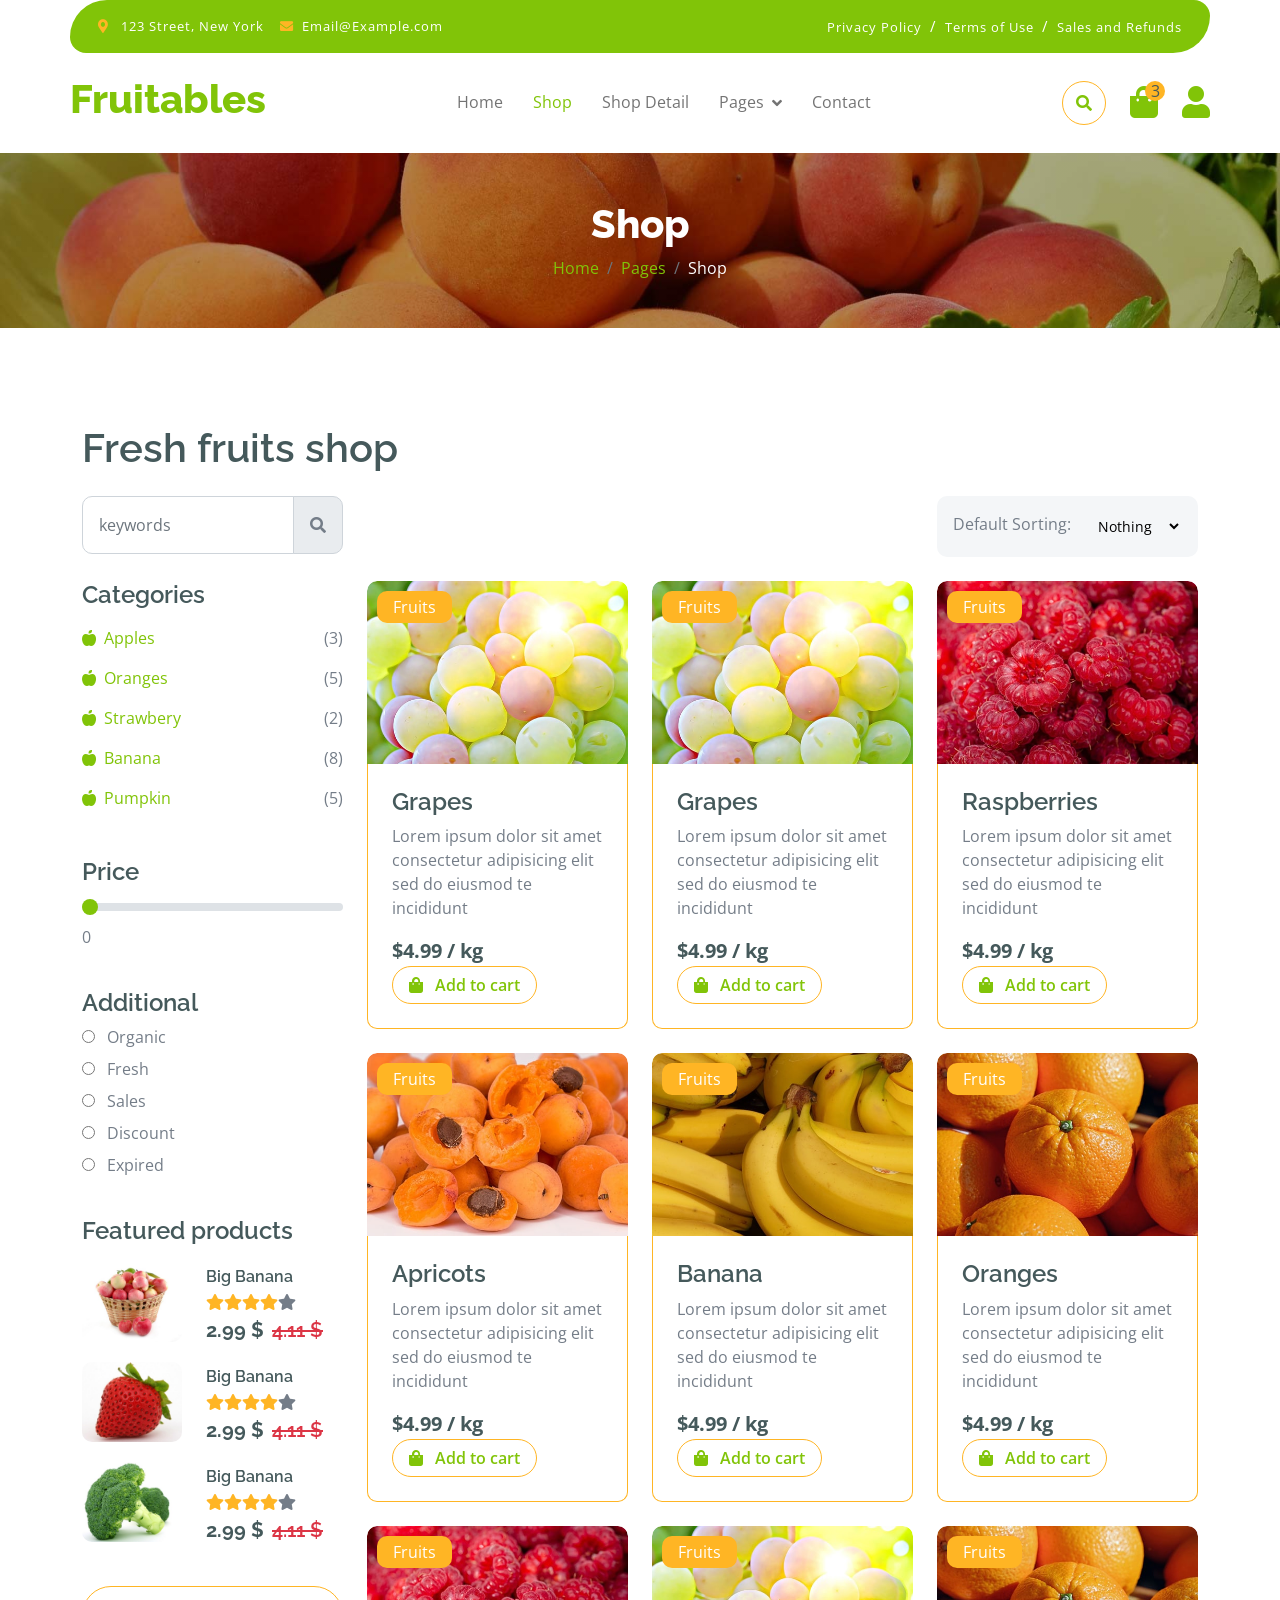
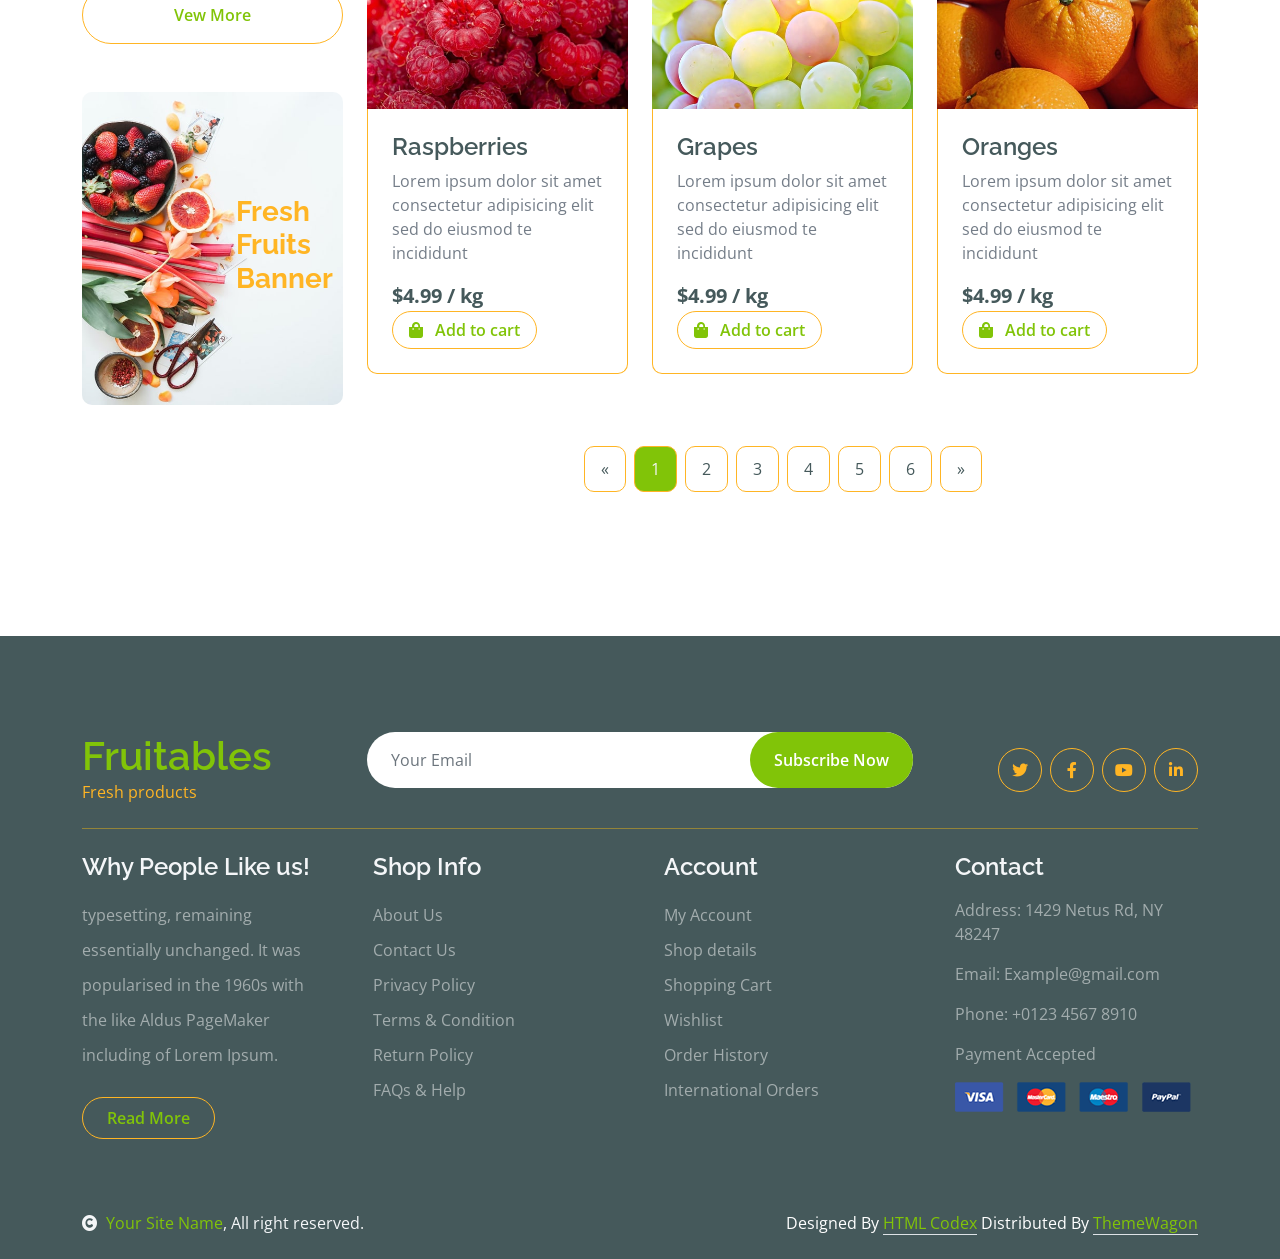
<file: public/assets/homepage/shop.html>
<!DOCTYPE html>
<html lang="en">

    <head>
        <meta charset="utf-8">
        <title>Fruitables - Vegetable Website Template</title>
        <meta content="width=device-width, initial-scale=1.0" name="viewport">
        <meta content="" name="keywords">
        <meta content="" name="description">

        <!-- Google Web Fonts -->
        <link rel="preconnect" href="https://fonts.googleapis.com">
        <link rel="preconnect" href="https://fonts.gstatic.com" crossorigin>
        <link href="https://fonts.googleapis.com/css2?family=Open+Sans:wght@400;600&family=Raleway:wght@600;800&display=swap" rel="stylesheet"> 

        <!-- Icon Font Stylesheet -->
        <link rel="stylesheet" href="https://use.fontawesome.com/releases/v5.15.4/css/all.css"/>
        <link href="https://cdn.jsdelivr.net/npm/bootstrap-icons@1.4.1/font/bootstrap-icons.css" rel="stylesheet">

        <!-- Libraries Stylesheet -->
        <link href="lib/lightbox/css/lightbox.min.css" rel="stylesheet">
        <link href="lib/owlcarousel/assets/owl.carousel.min.css" rel="stylesheet">


        <!-- Customized Bootstrap Stylesheet -->
        <link href="css/bootstrap.min.css" rel="stylesheet">

        <!-- Template Stylesheet -->
        <link href="css/style.css" rel="stylesheet">
    </head>

    <body>

        <!-- Spinner Start -->
        <div id="spinner" class="show w-100 vh-100 bg-white position-fixed translate-middle top-50 start-50  d-flex align-items-center justify-content-center">
            <div class="spinner-grow text-primary" role="status"></div>
        </div>
        <!-- Spinner End -->


        <!-- Navbar start -->
        <div class="container-fluid fixed-top">
            <div class="container topbar bg-primary d-none d-lg-block">
                <div class="d-flex justify-content-between">
                    <div class="top-info ps-2">
                        <small class="me-3"><i class="fas fa-map-marker-alt me-2 text-secondary"></i> <a href="#" class="text-white">123 Street, New York</a></small>
                        <small class="me-3"><i class="fas fa-envelope me-2 text-secondary"></i><a href="#" class="text-white">Email@Example.com</a></small>
                    </div>
                    <div class="top-link pe-2">
                        <a href="#" class="text-white"><small class="text-white mx-2">Privacy Policy</small>/</a>
                        <a href="#" class="text-white"><small class="text-white mx-2">Terms of Use</small>/</a>
                        <a href="#" class="text-white"><small class="text-white ms-2">Sales and Refunds</small></a>
                    </div>
                </div>
            </div>
            <div class="container px-0">
                <nav class="navbar navbar-light bg-white navbar-expand-xl">
                    <a href="index.html" class="navbar-brand"><h1 class="text-primary display-6">Fruitables</h1></a>
                    <button class="navbar-toggler py-2 px-3" type="button" data-bs-toggle="collapse" data-bs-target="#navbarCollapse">
                        <span class="fa fa-bars text-primary"></span>
                    </button>
                    <div class="collapse navbar-collapse bg-white" id="navbarCollapse">
                        <div class="navbar-nav mx-auto">
                            <a href="index.html" class="nav-item nav-link">Home</a>
                            <a href="shop.html" class="nav-item nav-link active">Shop</a>
                            <a href="shop-detail.html" class="nav-item nav-link">Shop Detail</a>
                            <div class="nav-item dropdown">
                                <a href="#" class="nav-link dropdown-toggle" data-bs-toggle="dropdown">Pages</a>
                                <div class="dropdown-menu m-0 bg-secondary rounded-0">
                                    <a href="cart.html" class="dropdown-item">Cart</a>
                                    <a href="chackout.html" class="dropdown-item">Chackout</a>
                                    <a href="testimonial.html" class="dropdown-item">Testimonial</a>
                                    <a href="404.html" class="dropdown-item">404 Page</a>
                                </div>
                            </div>
                            <a href="contact.html" class="nav-item nav-link">Contact</a>
                        </div>
                        <div class="d-flex m-3 me-0">
                            <button class="btn-search btn border border-secondary btn-md-square rounded-circle bg-white me-4" data-bs-toggle="modal" data-bs-target="#searchModal"><i class="fas fa-search text-primary"></i></button>
                            <a href="#" class="position-relative me-4 my-auto">
                                <i class="fa fa-shopping-bag fa-2x"></i>
                                <span class="position-absolute bg-secondary rounded-circle d-flex align-items-center justify-content-center text-dark px-1" style="top: -5px; left: 15px; height: 20px; min-width: 20px;">3</span>
                            </a>
                            <a href="#" class="my-auto">
                                <i class="fas fa-user fa-2x"></i>
                            </a>
                        </div>
                    </div>
                </nav>
            </div>
        </div>
        <!-- Navbar End -->


        <!-- Modal Search Start -->
        <div class="modal fade" id="searchModal" tabindex="-1" aria-labelledby="exampleModalLabel" aria-hidden="true">
            <div class="modal-dialog modal-fullscreen">
                <div class="modal-content rounded-0">
                    <div class="modal-header">
                        <h5 class="modal-title" id="exampleModalLabel">Search by keyword</h5>
                        <button type="button" class="btn-close" data-bs-dismiss="modal" aria-label="Close"></button>
                    </div>
                    <div class="modal-body d-flex align-items-center">
                        <div class="input-group w-75 mx-auto d-flex">
                            <input type="search" class="form-control p-3" placeholder="keywords" aria-describedby="search-icon-1">
                            <span id="search-icon-1" class="input-group-text p-3"><i class="fa fa-search"></i></span>
                        </div>
                    </div>
                </div>
            </div>
        </div>
        <!-- Modal Search End -->


        <!-- Single Page Header start -->
        <div class="container-fluid page-header py-5">
            <h1 class="text-center text-white display-6">Shop</h1>
            <ol class="breadcrumb justify-content-center mb-0">
                <li class="breadcrumb-item"><a href="#">Home</a></li>
                <li class="breadcrumb-item"><a href="#">Pages</a></li>
                <li class="breadcrumb-item active text-white">Shop</li>
            </ol>
        </div>
        <!-- Single Page Header End -->


        <!-- Fruits Shop Start-->
        <div class="container-fluid fruite py-5">
            <div class="container py-5">
                <h1 class="mb-4">Fresh fruits shop</h1>
                <div class="row g-4">
                    <div class="col-lg-12">
                        <div class="row g-4">
                            <div class="col-xl-3">
                                <div class="input-group w-100 mx-auto d-flex">
                                    <input type="search" class="form-control p-3" placeholder="keywords" aria-describedby="search-icon-1">
                                    <span id="search-icon-1" class="input-group-text p-3"><i class="fa fa-search"></i></span>
                                </div>
                            </div>
                            <div class="col-6"></div>
                            <div class="col-xl-3">
                                <div class="bg-light ps-3 py-3 rounded d-flex justify-content-between mb-4">
                                    <label for="fruits">Default Sorting:</label>
                                    <select id="fruits" name="fruitlist" class="border-0 form-select-sm bg-light me-3" form="fruitform">
                                        <option value="volvo">Nothing</option>
                                        <option value="saab">Popularity</option>
                                        <option value="opel">Organic</option>
                                        <option value="audi">Fantastic</option>
                                    </select>
                                </div>
                            </div>
                        </div>
                        <div class="row g-4">
                            <div class="col-lg-3">
                                <div class="row g-4">
                                    <div class="col-lg-12">
                                        <div class="mb-3">
                                            <h4>Categories</h4>
                                            <ul class="list-unstyled fruite-categorie">
                                                <li>
                                                    <div class="d-flex justify-content-between fruite-name">
                                                        <a href="#"><i class="fas fa-apple-alt me-2"></i>Apples</a>
                                                        <span>(3)</span>
                                                    </div>
                                                </li>
                                                <li>
                                                    <div class="d-flex justify-content-between fruite-name">
                                                        <a href="#"><i class="fas fa-apple-alt me-2"></i>Oranges</a>
                                                        <span>(5)</span>
                                                    </div>
                                                </li>
                                                <li>
                                                    <div class="d-flex justify-content-between fruite-name">
                                                        <a href="#"><i class="fas fa-apple-alt me-2"></i>Strawbery</a>
                                                        <span>(2)</span>
                                                    </div>
                                                </li>
                                                <li>
                                                    <div class="d-flex justify-content-between fruite-name">
                                                        <a href="#"><i class="fas fa-apple-alt me-2"></i>Banana</a>
                                                        <span>(8)</span>
                                                    </div>
                                                </li>
                                                <li>
                                                    <div class="d-flex justify-content-between fruite-name">
                                                        <a href="#"><i class="fas fa-apple-alt me-2"></i>Pumpkin</a>
                                                        <span>(5)</span>
                                                    </div>
                                                </li>
                                            </ul>
                                        </div>
                                    </div>
                                    <div class="col-lg-12">
                                        <div class="mb-3">
                                            <h4 class="mb-2">Price</h4>
                                            <input type="range" class="form-range w-100" id="rangeInput" name="rangeInput" min="0" max="500" value="0" oninput="amount.value=rangeInput.value">
                                            <output id="amount" name="amount" min-velue="0" max-value="500" for="rangeInput">0</output>
                                        </div>
                                    </div>
                                    <div class="col-lg-12">
                                        <div class="mb-3">
                                            <h4>Additional</h4>
                                            <div class="mb-2">
                                                <input type="radio" class="me-2" id="Categories-1" name="Categories-1" value="Beverages">
                                                <label for="Categories-1"> Organic</label>
                                            </div>
                                            <div class="mb-2">
                                                <input type="radio" class="me-2" id="Categories-2" name="Categories-1" value="Beverages">
                                                <label for="Categories-2"> Fresh</label>
                                            </div>
                                            <div class="mb-2">
                                                <input type="radio" class="me-2" id="Categories-3" name="Categories-1" value="Beverages">
                                                <label for="Categories-3"> Sales</label>
                                            </div>
                                            <div class="mb-2">
                                                <input type="radio" class="me-2" id="Categories-4" name="Categories-1" value="Beverages">
                                                <label for="Categories-4"> Discount</label>
                                            </div>
                                            <div class="mb-2">
                                                <input type="radio" class="me-2" id="Categories-5" name="Categories-1" value="Beverages">
                                                <label for="Categories-5"> Expired</label>
                                            </div>
                                        </div>
                                    </div>
                                    <div class="col-lg-12">
                                        <h4 class="mb-3">Featured products</h4>
                                        <div class="d-flex align-items-center justify-content-start">
                                            <div class="rounded me-4" style="width: 100px; height: 100px;">
                                                <img src="img/featur-1.jpg" class="img-fluid rounded" alt="">
                                            </div>
                                            <div>
                                                <h6 class="mb-2">Big Banana</h6>
                                                <div class="d-flex mb-2">
                                                    <i class="fa fa-star text-secondary"></i>
                                                    <i class="fa fa-star text-secondary"></i>
                                                    <i class="fa fa-star text-secondary"></i>
                                                    <i class="fa fa-star text-secondary"></i>
                                                    <i class="fa fa-star"></i>
                                                </div>
                                                <div class="d-flex mb-2">
                                                    <h5 class="fw-bold me-2">2.99 $</h5>
                                                    <h5 class="text-danger text-decoration-line-through">4.11 $</h5>
                                                </div>
                                            </div>
                                        </div>
                                        <div class="d-flex align-items-center justify-content-start">
                                            <div class="rounded me-4" style="width: 100px; height: 100px;">
                                                <img src="img/featur-2.jpg" class="img-fluid rounded" alt="">
                                            </div>
                                            <div>
                                                <h6 class="mb-2">Big Banana</h6>
                                                <div class="d-flex mb-2">
                                                    <i class="fa fa-star text-secondary"></i>
                                                    <i class="fa fa-star text-secondary"></i>
                                                    <i class="fa fa-star text-secondary"></i>
                                                    <i class="fa fa-star text-secondary"></i>
                                                    <i class="fa fa-star"></i>
                                                </div>
                                                <div class="d-flex mb-2">
                                                    <h5 class="fw-bold me-2">2.99 $</h5>
                                                    <h5 class="text-danger text-decoration-line-through">4.11 $</h5>
                                                </div>
                                            </div>
                                        </div>
                                        <div class="d-flex align-items-center justify-content-start">
                                            <div class="rounded me-4" style="width: 100px; height: 100px;">
                                                <img src="img/featur-3.jpg" class="img-fluid rounded" alt="">
                                            </div>
                                            <div>
                                                <h6 class="mb-2">Big Banana</h6>
                                                <div class="d-flex mb-2">
                                                    <i class="fa fa-star text-secondary"></i>
                                                    <i class="fa fa-star text-secondary"></i>
                                                    <i class="fa fa-star text-secondary"></i>
                                                    <i class="fa fa-star text-secondary"></i>
                                                    <i class="fa fa-star"></i>
                                                </div>
                                                <div class="d-flex mb-2">
                                                    <h5 class="fw-bold me-2">2.99 $</h5>
                                                    <h5 class="text-danger text-decoration-line-through">4.11 $</h5>
                                                </div>
                                            </div>
                                        </div>
                                        <div class="d-flex justify-content-center my-4">
                                            <a href="#" class="btn border border-secondary px-4 py-3 rounded-pill text-primary w-100">Vew More</a>
                                        </div>
                                    </div>
                                    <div class="col-lg-12">
                                        <div class="position-relative">
                                            <img src="img/banner-fruits.jpg" class="img-fluid w-100 rounded" alt="">
                                            <div class="position-absolute" style="top: 50%; right: 10px; transform: translateY(-50%);">
                                                <h3 class="text-secondary fw-bold">Fresh <br> Fruits <br> Banner</h3>
                                            </div>
                                        </div>
                                    </div>
                                </div>
                            </div>
                            <div class="col-lg-9">
                                <div class="row g-4 justify-content-center">
                                    <div class="col-md-6 col-lg-6 col-xl-4">
                                        <div class="rounded position-relative fruite-item">
                                            <div class="fruite-img">
                                                <img src="img/fruite-item-5.jpg" class="img-fluid w-100 rounded-top" alt="">
                                            </div>
                                            <div class="text-white bg-secondary px-3 py-1 rounded position-absolute" style="top: 10px; left: 10px;">Fruits</div>
                                            <div class="p-4 border border-secondary border-top-0 rounded-bottom">
                                                <h4>Grapes</h4>
                                                <p>Lorem ipsum dolor sit amet consectetur adipisicing elit sed do eiusmod te incididunt</p>
                                                <div class="d-flex justify-content-between flex-lg-wrap">
                                                    <p class="text-dark fs-5 fw-bold mb-0">$4.99 / kg</p>
                                                    <a href="#" class="btn border border-secondary rounded-pill px-3 text-primary"><i class="fa fa-shopping-bag me-2 text-primary"></i> Add to cart</a>
                                                </div>
                                            </div>
                                        </div>
                                    </div>
                                    <div class="col-md-6 col-lg-6 col-xl-4">
                                        <div class="rounded position-relative fruite-item">
                                            <div class="fruite-img">
                                                <img src="img/fruite-item-5.jpg" class="img-fluid w-100 rounded-top" alt="">
                                            </div>
                                            <div class="text-white bg-secondary px-3 py-1 rounded position-absolute" style="top: 10px; left: 10px;">Fruits</div>
                                            <div class="p-4 border border-secondary border-top-0 rounded-bottom">
                                                <h4>Grapes</h4>
                                                <p>Lorem ipsum dolor sit amet consectetur adipisicing elit sed do eiusmod te incididunt</p>
                                                <div class="d-flex justify-content-between flex-lg-wrap">
                                                    <p class="text-dark fs-5 fw-bold mb-0">$4.99 / kg</p>
                                                    <a href="#" class="btn border border-secondary rounded-pill px-3 text-primary"><i class="fa fa-shopping-bag me-2 text-primary"></i> Add to cart</a>
                                                </div>
                                            </div>
                                        </div>
                                    </div>
                                    <div class="col-md-6 col-lg-6 col-xl-4">
                                        <div class="rounded position-relative fruite-item">
                                            <div class="fruite-img">
                                                <img src="img/fruite-item-2.jpg" class="img-fluid w-100 rounded-top" alt="">
                                            </div>
                                            <div class="text-white bg-secondary px-3 py-1 rounded position-absolute" style="top: 10px; left: 10px;">Fruits</div>
                                            <div class="p-4 border border-secondary border-top-0 rounded-bottom">
                                                <h4>Raspberries</h4>
                                                <p>Lorem ipsum dolor sit amet consectetur adipisicing elit sed do eiusmod te incididunt</p>
                                                <div class="d-flex justify-content-between flex-lg-wrap">
                                                    <p class="text-dark fs-5 fw-bold mb-0">$4.99 / kg</p>
                                                    <a href="#" class="btn border border-secondary rounded-pill px-3 text-primary"><i class="fa fa-shopping-bag me-2 text-primary"></i> Add to cart</a>
                                                </div>
                                            </div>
                                        </div>
                                    </div>
                                    <div class="col-md-6 col-lg-6 col-xl-4">
                                        <div class="rounded position-relative fruite-item">
                                            <div class="fruite-img">
                                                <img src="img/fruite-item-4.jpg" class="img-fluid w-100 rounded-top" alt="">
                                            </div>
                                            <div class="text-white bg-secondary px-3 py-1 rounded position-absolute" style="top: 10px; left: 10px;">Fruits</div>
                                            <div class="p-4 border border-secondary border-top-0 rounded-bottom">
                                                <h4>Apricots</h4>
                                                <p>Lorem ipsum dolor sit amet consectetur adipisicing elit sed do eiusmod te incididunt</p>
                                                <div class="d-flex justify-content-between flex-lg-wrap">
                                                    <p class="text-dark fs-5 fw-bold mb-0">$4.99 / kg</p>
                                                    <a href="#" class="btn border border-secondary rounded-pill px-3 text-primary"><i class="fa fa-shopping-bag me-2 text-primary"></i> Add to cart</a>
                                                </div>
                                            </div>
                                        </div>
                                    </div>
                                    <div class="col-md-6 col-lg-6 col-xl-4">
                                        <div class="rounded position-relative fruite-item">
                                            <div class="fruite-img">
                                                <img src="img/fruite-item-3.jpg" class="img-fluid w-100 rounded-top" alt="">
                                            </div>
                                            <div class="text-white bg-secondary px-3 py-1 rounded position-absolute" style="top: 10px; left: 10px;">Fruits</div>
                                            <div class="p-4 border border-secondary border-top-0 rounded-bottom">
                                                <h4>Banana</h4>
                                                <p>Lorem ipsum dolor sit amet consectetur adipisicing elit sed do eiusmod te incididunt</p>
                                                <div class="d-flex justify-content-between flex-lg-wrap">
                                                    <p class="text-dark fs-5 fw-bold mb-0">$4.99 / kg</p>
                                                    <a href="#" class="btn border border-secondary rounded-pill px-3 text-primary"><i class="fa fa-shopping-bag me-2 text-primary"></i> Add to cart</a>
                                                </div>
                                            </div>
                                        </div>
                                    </div>
                                    <div class="col-md-6 col-lg-6 col-xl-4">
                                        <div class="rounded position-relative fruite-item">
                                            <div class="fruite-img">
                                                <img src="img/fruite-item-1.jpg" class="img-fluid w-100 rounded-top" alt="">
                                            </div>
                                            <div class="text-white bg-secondary px-3 py-1 rounded position-absolute" style="top: 10px; left: 10px;">Fruits</div>
                                            <div class="p-4 border border-secondary border-top-0 rounded-bottom">
                                                <h4>Oranges</h4>
                                                <p>Lorem ipsum dolor sit amet consectetur adipisicing elit sed do eiusmod te incididunt</p>
                                                <div class="d-flex justify-content-between flex-lg-wrap">
                                                    <p class="text-dark fs-5 fw-bold mb-0">$4.99 / kg</p>
                                                    <a href="#" class="btn border border-secondary rounded-pill px-3 text-primary"><i class="fa fa-shopping-bag me-2 text-primary"></i> Add to cart</a>
                                                </div>
                                            </div>
                                        </div>
                                    </div>
                                    <div class="col-md-6 col-lg-6 col-xl-4">
                                        <div class="rounded position-relative fruite-item">
                                            <div class="fruite-img">
                                                <img src="img/fruite-item-2.jpg" class="img-fluid w-100 rounded-top" alt="">
                                            </div>
                                            <div class="text-white bg-secondary px-3 py-1 rounded position-absolute" style="top: 10px; left: 10px;">Fruits</div>
                                            <div class="p-4 border border-secondary border-top-0 rounded-bottom">
                                                <h4>Raspberries</h4>
                                                <p>Lorem ipsum dolor sit amet consectetur adipisicing elit sed do eiusmod te incididunt</p>
                                                <div class="d-flex justify-content-between flex-lg-wrap">
                                                    <p class="text-dark fs-5 fw-bold mb-0">$4.99 / kg</p>
                                                    <a href="#" class="btn border border-secondary rounded-pill px-3 text-primary"><i class="fa fa-shopping-bag me-2 text-primary"></i> Add to cart</a>
                                                </div>
                                            </div>
                                        </div>
                                    </div>
                                    <div class="col-md-6 col-lg-6 col-xl-4">
                                        <div class="rounded position-relative fruite-item">
                                            <div class="fruite-img">
                                                <img src="img/fruite-item-5.jpg" class="img-fluid w-100 rounded-top" alt="">
                                            </div>
                                            <div class="text-white bg-secondary px-3 py-1 rounded position-absolute" style="top: 10px; left: 10px;">Fruits</div>
                                            <div class="p-4 border border-secondary border-top-0 rounded-bottom">
                                                <h4>Grapes</h4>
                                                <p>Lorem ipsum dolor sit amet consectetur adipisicing elit sed do eiusmod te incididunt</p>
                                                <div class="d-flex justify-content-between flex-lg-wrap">
                                                    <p class="text-dark fs-5 fw-bold mb-0">$4.99 / kg</p>
                                                    <a href="#" class="btn border border-secondary rounded-pill px-3 text-primary"><i class="fa fa-shopping-bag me-2 text-primary"></i> Add to cart</a>
                                                </div>
                                            </div>
                                        </div>
                                    </div>
                                    <div class="col-md-6 col-lg-6 col-xl-4">
                                        <div class="rounded position-relative fruite-item">
                                            <div class="fruite-img">
                                                <img src="img/fruite-item-1.jpg" class="img-fluid w-100 rounded-top" alt="">
                                            </div>
                                            <div class="text-white bg-secondary px-3 py-1 rounded position-absolute" style="top: 10px; left: 10px;">Fruits</div>
                                            <div class="p-4 border border-secondary border-top-0 rounded-bottom">
                                                <h4>Oranges</h4>
                                                <p>Lorem ipsum dolor sit amet consectetur adipisicing elit sed do eiusmod te incididunt</p>
                                                <div class="d-flex justify-content-between flex-lg-wrap">
                                                    <p class="text-dark fs-5 fw-bold mb-0">$4.99 / kg</p>
                                                    <a href="#" class="btn border border-secondary rounded-pill px-3 text-primary"><i class="fa fa-shopping-bag me-2 text-primary"></i> Add to cart</a>
                                                </div>
                                            </div>
                                        </div>
                                    </div>
                                    <div class="col-12">
                                        <div class="pagination d-flex justify-content-center mt-5">
                                            <a href="#" class="rounded">&laquo;</a>
                                            <a href="#" class="active rounded">1</a>
                                            <a href="#" class="rounded">2</a>
                                            <a href="#" class="rounded">3</a>
                                            <a href="#" class="rounded">4</a>
                                            <a href="#" class="rounded">5</a>
                                            <a href="#" class="rounded">6</a>
                                            <a href="#" class="rounded">&raquo;</a>
                                        </div>
                                    </div>
                                </div>
                            </div>
                        </div>
                    </div>
                </div>
            </div>
        </div>
        <!-- Fruits Shop End-->


        <!-- Footer Start -->
        <div class="container-fluid bg-dark text-white-50 footer pt-5 mt-5">
            <div class="container py-5">
                <div class="pb-4 mb-4" style="border-bottom: 1px solid rgba(226, 175, 24, 0.5) ;">
                    <div class="row g-4">
                        <div class="col-lg-3">
                            <a href="#">
                                <h1 class="text-primary mb-0">Fruitables</h1>
                                <p class="text-secondary mb-0">Fresh products</p>
                            </a>
                        </div>
                        <div class="col-lg-6">
                            <div class="position-relative mx-auto">
                                <input class="form-control border-0 w-100 py-3 px-4 rounded-pill" type="number" placeholder="Your Email">
                                <button type="submit" class="btn btn-primary border-0 border-secondary py-3 px-4 position-absolute rounded-pill text-white" style="top: 0; right: 0;">Subscribe Now</button>
                            </div>
                        </div>
                        <div class="col-lg-3">
                            <div class="d-flex justify-content-end pt-3">
                                <a class="btn  btn-outline-secondary me-2 btn-md-square rounded-circle" href=""><i class="fab fa-twitter"></i></a>
                                <a class="btn btn-outline-secondary me-2 btn-md-square rounded-circle" href=""><i class="fab fa-facebook-f"></i></a>
                                <a class="btn btn-outline-secondary me-2 btn-md-square rounded-circle" href=""><i class="fab fa-youtube"></i></a>
                                <a class="btn btn-outline-secondary btn-md-square rounded-circle" href=""><i class="fab fa-linkedin-in"></i></a>
                            </div>
                        </div>
                    </div>
                </div>
                <div class="row g-5">
                    <div class="col-lg-3 col-md-6">
                        <div class="footer-item">
                            <h4 class="text-light mb-3">Why People Like us!</h4>
                            <p class="mb-4">typesetting, remaining essentially unchanged. It was 
                                popularised in the 1960s with the like Aldus PageMaker including of Lorem Ipsum.</p>
                            <a href="" class="btn border-secondary py-2 px-4 rounded-pill text-primary">Read More</a>
                        </div>
                    </div>
                    <div class="col-lg-3 col-md-6">
                        <div class="d-flex flex-column text-start footer-item">
                            <h4 class="text-light mb-3">Shop Info</h4>
                            <a class="btn-link" href="">About Us</a>
                            <a class="btn-link" href="">Contact Us</a>
                            <a class="btn-link" href="">Privacy Policy</a>
                            <a class="btn-link" href="">Terms & Condition</a>
                            <a class="btn-link" href="">Return Policy</a>
                            <a class="btn-link" href="">FAQs & Help</a>
                        </div>
                    </div>
                    <div class="col-lg-3 col-md-6">
                        <div class="d-flex flex-column text-start footer-item">
                            <h4 class="text-light mb-3">Account</h4>
                            <a class="btn-link" href="">My Account</a>
                            <a class="btn-link" href="">Shop details</a>
                            <a class="btn-link" href="">Shopping Cart</a>
                            <a class="btn-link" href="">Wishlist</a>
                            <a class="btn-link" href="">Order History</a>
                            <a class="btn-link" href="">International Orders</a>
                        </div>
                    </div>
                    <div class="col-lg-3 col-md-6">
                        <div class="footer-item">
                            <h4 class="text-light mb-3">Contact</h4>
                            <p>Address: 1429 Netus Rd, NY 48247</p>
                            <p>Email: Example@gmail.com</p>
                            <p>Phone: +0123 4567 8910</p>
                            <p>Payment Accepted</p>
                            <img src="img/payment.png" class="img-fluid" alt="">
                        </div>
                    </div>
                </div>
            </div>
        </div>
        <!-- Footer End -->

        <!-- Copyright Start -->
        <div class="container-fluid copyright bg-dark py-4">
            <div class="container">
                <div class="row">
                    <div class="col-md-6 text-center text-md-start mb-3 mb-md-0">
                        <span class="text-light"><a href="#"><i class="fas fa-copyright text-light me-2"></i>Your Site Name</a>, All right reserved.</span>
                    </div>
                    <div class="col-md-6 my-auto text-center text-md-end text-white">
                        <!--/*** This template is free as long as you keep the below author’s credit link/attribution link/backlink. ***/-->
                        <!--/*** If you'd like to use the template without the below author’s credit link/attribution link/backlink, ***/-->
                        <!--/*** you can purchase the Credit Removal License from "https://htmlcodex.com/credit-removal". ***/-->
                        Designed By <a class="border-bottom" href="https://htmlcodex.com">HTML Codex</a> Distributed By <a class="border-bottom" href="https://themewagon.com">ThemeWagon</a>
                    </div>
                </div>
            </div>
        </div>
        <!-- Copyright End -->



        <!-- Back to Top -->
        <a href="#" class="btn btn-primary border-3 border-primary rounded-circle back-to-top"><i class="fa fa-arrow-up"></i></a>   

        
    <!-- JavaScript Libraries -->
    <script src="https://ajax.googleapis.com/ajax/libs/jquery/3.6.4/jquery.min.js"></script>
    <script src="https://cdn.jsdelivr.net/npm/bootstrap@5.0.0/dist/js/bootstrap.bundle.min.js"></script>
    <script src="lib/easing/easing.min.js"></script>
    <script src="lib/waypoints/waypoints.min.js"></script>
    <script src="lib/lightbox/js/lightbox.min.js"></script>
    <script src="lib/owlcarousel/owl.carousel.min.js"></script>

    <!-- Template Javascript -->
    <script src="js/main.js"></script>
    </body>

</html>
</file>
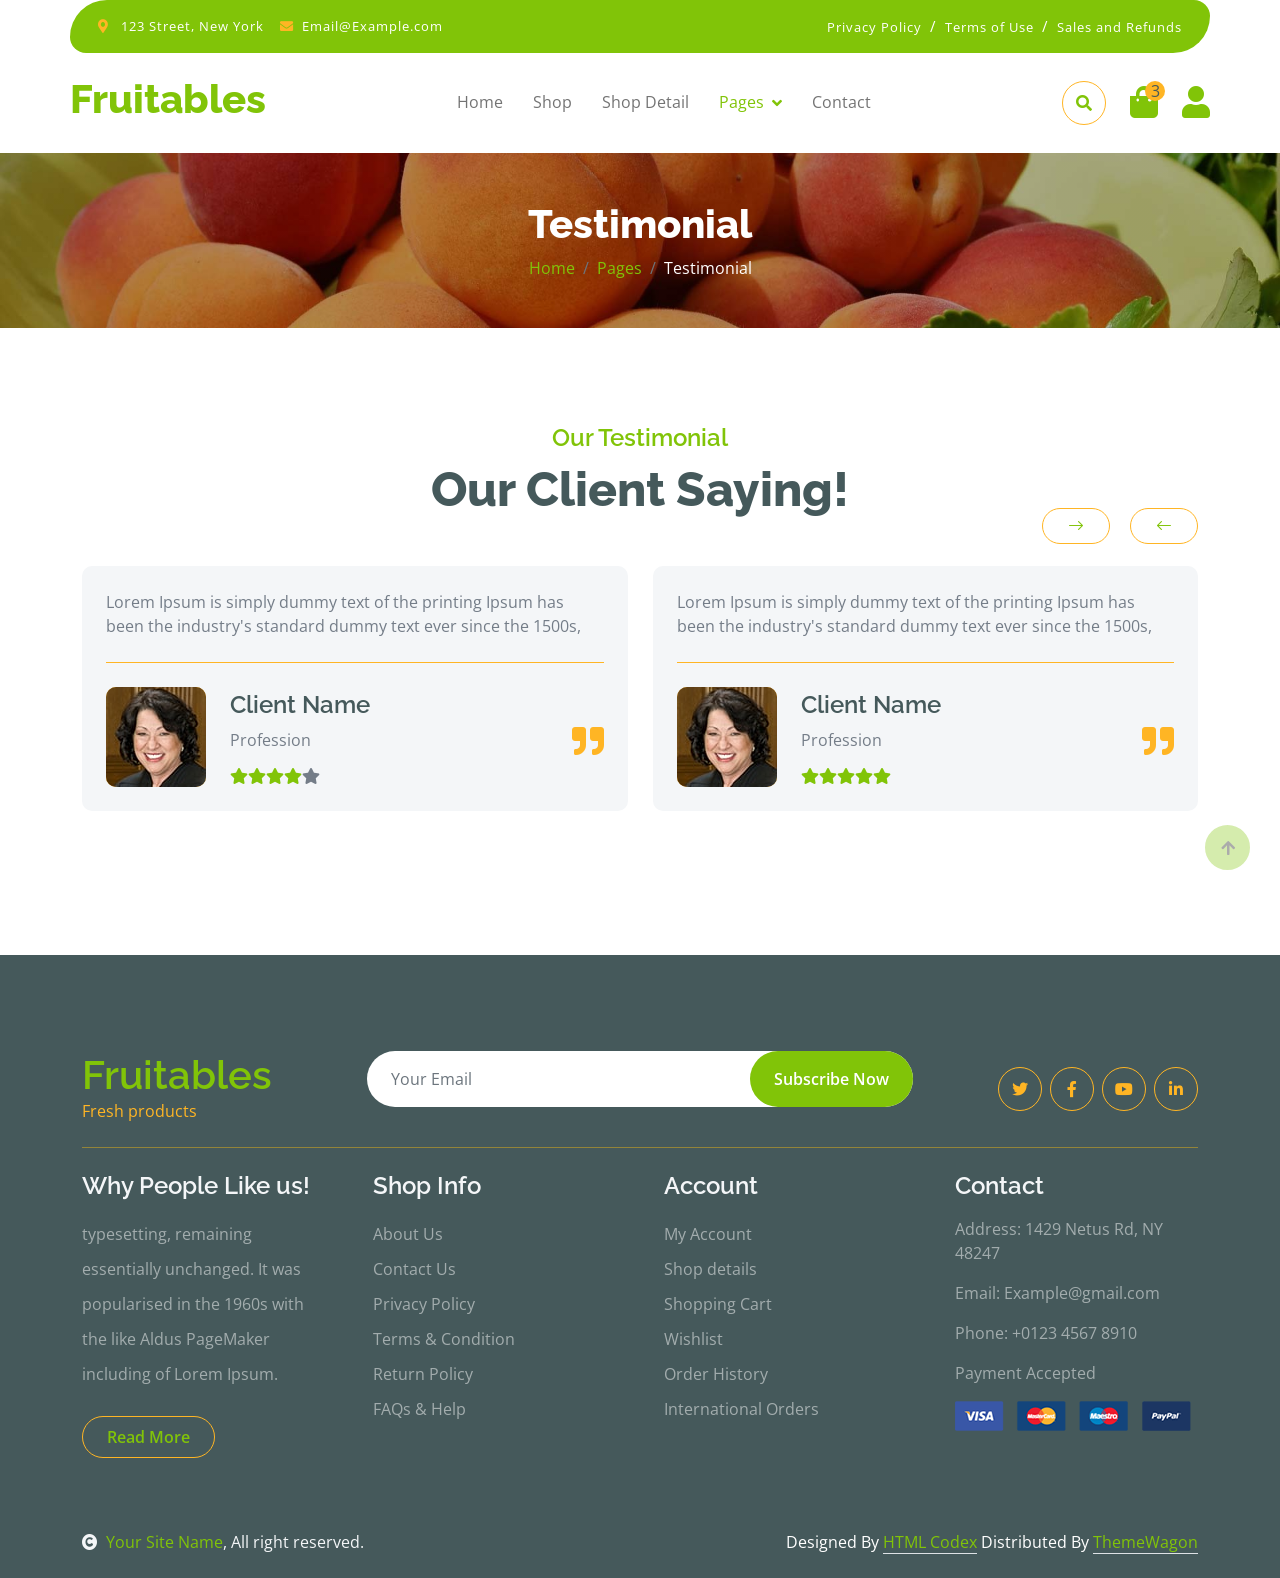
<file: public/assets/homepage/testimonial.html>
<!DOCTYPE html>
<html lang="en">

    <head>
        <meta charset="utf-8">
        <title>Fruitables - Vegetable Website Template</title>
        <meta content="width=device-width, initial-scale=1.0" name="viewport">
        <meta content="" name="keywords">
        <meta content="" name="description">

        <!-- Google Web Fonts -->
        <link rel="preconnect" href="https://fonts.googleapis.com">
        <link rel="preconnect" href="https://fonts.gstatic.com" crossorigin>
        <link href="https://fonts.googleapis.com/css2?family=Open+Sans:wght@400;600&family=Raleway:wght@600;800&display=swap" rel="stylesheet"> 

        <!-- Icon Font Stylesheet -->
        <link rel="stylesheet" href="https://use.fontawesome.com/releases/v5.15.4/css/all.css"/>
        <link href="https://cdn.jsdelivr.net/npm/bootstrap-icons@1.4.1/font/bootstrap-icons.css" rel="stylesheet">

        <!-- Libraries Stylesheet -->
        <link href="lib/lightbox/css/lightbox.min.css" rel="stylesheet">
        <link href="lib/owlcarousel/assets/owl.carousel.min.css" rel="stylesheet">


        <!-- Customized Bootstrap Stylesheet -->
        <link href="css/bootstrap.min.css" rel="stylesheet">

        <!-- Template Stylesheet -->
        <link href="css/style.css" rel="stylesheet">
    </head>

    <body>

        <!-- Spinner Start -->
        <div id="spinner" class="show w-100 vh-100 bg-white position-fixed translate-middle top-50 start-50  d-flex align-items-center justify-content-center">
            <div class="spinner-grow text-primary" role="status"></div>
        </div>
        <!-- Spinner End -->


        <!-- Navbar start -->
        <div class="container-fluid fixed-top">
            <div class="container topbar bg-primary d-none d-lg-block">
                <div class="d-flex justify-content-between">
                    <div class="top-info ps-2">
                        <small class="me-3"><i class="fas fa-map-marker-alt me-2 text-secondary"></i> <a href="#" class="text-white">123 Street, New York</a></small>
                        <small class="me-3"><i class="fas fa-envelope me-2 text-secondary"></i><a href="#" class="text-white">Email@Example.com</a></small>
                    </div>
                    <div class="top-link pe-2">
                        <a href="#" class="text-white"><small class="text-white mx-2">Privacy Policy</small>/</a>
                        <a href="#" class="text-white"><small class="text-white mx-2">Terms of Use</small>/</a>
                        <a href="#" class="text-white"><small class="text-white ms-2">Sales and Refunds</small></a>
                    </div>
                </div>
            </div>
            <div class="container px-0">
                <nav class="navbar navbar-light bg-white navbar-expand-xl">
                    <a href="index.html" class="navbar-brand"><h1 class="text-primary display-6">Fruitables</h1></a>
                    <button class="navbar-toggler py-2 px-3" type="button" data-bs-toggle="collapse" data-bs-target="#navbarCollapse">
                        <span class="fa fa-bars text-primary"></span>
                    </button>
                    <div class="collapse navbar-collapse bg-white" id="navbarCollapse">
                        <div class="navbar-nav mx-auto">
                            <a href="index.html" class="nav-item nav-link">Home</a>
                            <a href="shop.html" class="nav-item nav-link">Shop</a>
                            <a href="shop-detail.html" class="nav-item nav-link">Shop Detail</a>
                            <div class="nav-item dropdown">
                                <a href="#" class="nav-link dropdown-toggle active" data-bs-toggle="dropdown">Pages</a>
                                <div class="dropdown-menu m-0 bg-secondary rounded-0">
                                    <a href="cart.html" class="dropdown-item">Cart</a>
                                    <a href="chackout.html" class="dropdown-item">Chackout</a>
                                    <a href="testimonial.html" class="dropdown-item active">Testimonial</a>
                                    <a href="404.html" class="dropdown-item">404 Page</a>
                                </div>
                            </div>
                            <a href="contact.html" class="nav-item nav-link">Contact</a>
                        </div>
                        <div class="d-flex m-3 me-0">
                            <button class="btn-search btn border border-secondary btn-md-square rounded-circle bg-white me-4" data-bs-toggle="modal" data-bs-target="#searchModal"><i class="fas fa-search text-primary"></i></button>
                            <a href="#" class="position-relative me-4 my-auto">
                                <i class="fa fa-shopping-bag fa-2x"></i>
                                <span class="position-absolute bg-secondary rounded-circle d-flex align-items-center justify-content-center text-dark px-1" style="top: -5px; left: 15px; height: 20px; min-width: 20px;">3</span>
                            </a>
                            <a href="#" class="my-auto">
                                <i class="fas fa-user fa-2x"></i>
                            </a>
                        </div>
                    </div>
                </nav>
            </div>
        </div>
        <!-- Navbar End -->


        <!-- Modal Search Start -->
        <div class="modal fade" id="searchModal" tabindex="-1" aria-labelledby="exampleModalLabel" aria-hidden="true">
            <div class="modal-dialog modal-fullscreen">
                <div class="modal-content rounded-0">
                    <div class="modal-header">
                        <h5 class="modal-title" id="exampleModalLabel">Search by keyword</h5>
                        <button type="button" class="btn-close" data-bs-dismiss="modal" aria-label="Close"></button>
                    </div>
                    <div class="modal-body d-flex align-items-center">
                        <div class="input-group w-75 mx-auto d-flex">
                            <input type="search" class="form-control p-3" placeholder="keywords" aria-describedby="search-icon-1">
                            <span id="search-icon-1" class="input-group-text p-3"><i class="fa fa-search"></i></span>
                        </div>
                    </div>
                </div>
            </div>
        </div>
        <!-- Modal Search End -->


        <!-- Single Page Header start -->
        <div class="container-fluid page-header py-5">
            <h1 class="text-center text-white display-6">Testimonial</h1>
            <ol class="breadcrumb justify-content-center mb-0">
                <li class="breadcrumb-item"><a href="#">Home</a></li>
                <li class="breadcrumb-item"><a href="#">Pages</a></li>
                <li class="breadcrumb-item active text-white">Testimonial</li>
            </ol>
        </div>
        <!-- Single Page Header End -->


        <!-- Tastimonial Start -->
        <div class="container-fluid testimonial py-5">
            <div class="container py-5">
                <div class="testimonial-header text-center">
                    <h4 class="text-primary">Our Testimonial</h4>
                    <h1 class="display-5 mb-5 text-dark">Our Client Saying!</h1>
                </div>
                <div class="owl-carousel testimonial-carousel">
                    <div class="testimonial-item img-border-radius bg-light rounded p-4">
                        <div class="position-relative">
                            <i class="fa fa-quote-right fa-2x text-secondary position-absolute" style="bottom: 30px; right: 0;"></i>
                            <div class="mb-4 pb-4 border-bottom border-secondary">
                                <p class="mb-0">Lorem Ipsum is simply dummy text of the printing Ipsum has been the industry's standard dummy text ever since the 1500s,
                                </p>
                            </div>
                            <div class="d-flex align-items-center flex-nowrap">
                                <div class="bg-secondary rounded">
                                    <img src="img/testimonial-1.jpg" class="img-fluid rounded" style="width: 100px; height: 100px;" alt="">
                                </div>
                                <div class="ms-4 d-block">
                                    <h4 class="text-dark">Client Name</h4>
                                    <p class="m-0 pb-3">Profession</p>
                                    <div class="d-flex pe-5">
                                        <i class="fas fa-star text-primary"></i>
                                        <i class="fas fa-star text-primary"></i>
                                        <i class="fas fa-star text-primary"></i>
                                        <i class="fas fa-star text-primary"></i>
                                        <i class="fas fa-star"></i>
                                    </div>
                                </div>
                            </div>
                        </div>
                    </div>
                    <div class="testimonial-item img-border-radius bg-light rounded p-4">
                        <div class="position-relative">
                            <i class="fa fa-quote-right fa-2x text-secondary position-absolute" style="bottom: 30px; right: 0;"></i>
                            <div class="mb-4 pb-4 border-bottom border-secondary">
                                <p class="mb-0">Lorem Ipsum is simply dummy text of the printing Ipsum has been the industry's standard dummy text ever since the 1500s,
                                </p>
                            </div>
                            <div class="d-flex align-items-center flex-nowrap">
                                <div class="bg-secondary rounded">
                                    <img src="img/testimonial-1.jpg" class="img-fluid rounded" style="width: 100px; height: 100px;" alt="">
                                </div>
                                <div class="ms-4 d-block">
                                    <h4 class="text-dark">Client Name</h4>
                                    <p class="m-0 pb-3">Profession</p>
                                    <div class="d-flex pe-5">
                                        <i class="fas fa-star text-primary"></i>
                                        <i class="fas fa-star text-primary"></i>
                                        <i class="fas fa-star text-primary"></i>
                                        <i class="fas fa-star text-primary"></i>
                                        <i class="fas fa-star text-primary"></i>
                                    </div>
                                </div>
                            </div>
                        </div>
                    </div>
                    <div class="testimonial-item img-border-radius bg-light rounded p-4">
                        <div class="position-relative">
                            <i class="fa fa-quote-right fa-2x text-secondary position-absolute" style="bottom: 30px; right: 0;"></i>
                            <div class="mb-4 pb-4 border-bottom border-secondary">
                                <p class="mb-0">Lorem Ipsum is simply dummy text of the printing Ipsum has been the industry's standard dummy text ever since the 1500s,
                                </p>
                            </div>
                            <div class="d-flex align-items-center flex-nowrap">
                                <div class="bg-secondary rounded">
                                    <img src="img/testimonial-1.jpg" class="img-fluid rounded" style="width: 100px; height: 100px;" alt="">
                                </div>
                                <div class="ms-4 d-block">
                                    <h4 class="text-dark">Client Name</h4>
                                    <p class="m-0 pb-3">Profession</p>
                                    <div class="d-flex pe-5">
                                        <i class="fas fa-star text-primary"></i>
                                        <i class="fas fa-star text-primary"></i>
                                        <i class="fas fa-star text-primary"></i>
                                        <i class="fas fa-star text-primary"></i>
                                        <i class="fas fa-star text-primary"></i>
                                    </div>
                                </div>
                            </div>
                        </div>
                    </div>
                </div>
            </div>
        </div>
        <!-- Tastimonial End -->


        <!-- Footer Start -->
        <div class="container-fluid bg-dark text-white-50 footer pt-5 mt-5">
            <div class="container py-5">
                <div class="pb-4 mb-4" style="border-bottom: 1px solid rgba(226, 175, 24, 0.5) ;">
                    <div class="row g-4">
                        <div class="col-lg-3">
                            <a href="#">
                                <h1 class="text-primary mb-0">Fruitables</h1>
                                <p class="text-secondary mb-0">Fresh products</p>
                            </a>
                        </div>
                        <div class="col-lg-6">
                            <div class="position-relative mx-auto">
                                <input class="form-control border-0 w-100 py-3 px-4 rounded-pill" type="number" placeholder="Your Email">
                                <button type="submit" class="btn btn-primary border-0 border-secondary py-3 px-4 position-absolute rounded-pill text-white" style="top: 0; right: 0;">Subscribe Now</button>
                            </div>
                        </div>
                        <div class="col-lg-3">
                            <div class="d-flex justify-content-end pt-3">
                                <a class="btn  btn-outline-secondary me-2 btn-md-square rounded-circle" href=""><i class="fab fa-twitter"></i></a>
                                <a class="btn btn-outline-secondary me-2 btn-md-square rounded-circle" href=""><i class="fab fa-facebook-f"></i></a>
                                <a class="btn btn-outline-secondary me-2 btn-md-square rounded-circle" href=""><i class="fab fa-youtube"></i></a>
                                <a class="btn btn-outline-secondary btn-md-square rounded-circle" href=""><i class="fab fa-linkedin-in"></i></a>
                            </div>
                        </div>
                    </div>
                </div>
                <div class="row g-5">
                    <div class="col-lg-3 col-md-6">
                        <div class="footer-item">
                            <h4 class="text-light mb-3">Why People Like us!</h4>
                            <p class="mb-4">typesetting, remaining essentially unchanged. It was 
                                popularised in the 1960s with the like Aldus PageMaker including of Lorem Ipsum.</p>
                            <a href="" class="btn border-secondary py-2 px-4 rounded-pill text-primary">Read More</a>
                        </div>
                    </div>
                    <div class="col-lg-3 col-md-6">
                        <div class="d-flex flex-column text-start footer-item">
                            <h4 class="text-light mb-3">Shop Info</h4>
                            <a class="btn-link" href="">About Us</a>
                            <a class="btn-link" href="">Contact Us</a>
                            <a class="btn-link" href="">Privacy Policy</a>
                            <a class="btn-link" href="">Terms & Condition</a>
                            <a class="btn-link" href="">Return Policy</a>
                            <a class="btn-link" href="">FAQs & Help</a>
                        </div>
                    </div>
                    <div class="col-lg-3 col-md-6">
                        <div class="d-flex flex-column text-start footer-item">
                            <h4 class="text-light mb-3">Account</h4>
                            <a class="btn-link" href="">My Account</a>
                            <a class="btn-link" href="">Shop details</a>
                            <a class="btn-link" href="">Shopping Cart</a>
                            <a class="btn-link" href="">Wishlist</a>
                            <a class="btn-link" href="">Order History</a>
                            <a class="btn-link" href="">International Orders</a>
                        </div>
                    </div>
                    <div class="col-lg-3 col-md-6">
                        <div class="footer-item">
                            <h4 class="text-light mb-3">Contact</h4>
                            <p>Address: 1429 Netus Rd, NY 48247</p>
                            <p>Email: Example@gmail.com</p>
                            <p>Phone: +0123 4567 8910</p>
                            <p>Payment Accepted</p>
                            <img src="img/payment.png" class="img-fluid" alt="">
                        </div>
                    </div>
                </div>
            </div>
        </div>
        <!-- Footer End -->

        <!-- Copyright Start -->
        <div class="container-fluid copyright bg-dark py-4">
            <div class="container">
                <div class="row">
                    <div class="col-md-6 text-center text-md-start mb-3 mb-md-0">
                        <span class="text-light"><a href="#"><i class="fas fa-copyright text-light me-2"></i>Your Site Name</a>, All right reserved.</span>
                    </div>
                    <div class="col-md-6 my-auto text-center text-md-end text-white">
                        <!--/*** This template is free as long as you keep the below author’s credit link/attribution link/backlink. ***/-->
                        <!--/*** If you'd like to use the template without the below author’s credit link/attribution link/backlink, ***/-->
                        <!--/*** you can purchase the Credit Removal License from "https://htmlcodex.com/credit-removal". ***/-->
                        Designed By <a class="border-bottom" href="https://htmlcodex.com">HTML Codex</a> Distributed By <a class="border-bottom" href="https://themewagon.com">ThemeWagon</a>
                    </div>
                </div>
            </div>
        </div>
        <!-- Copyright End -->



        <!-- Back to Top -->
        <a href="#" class="btn btn-primary border-3 border-primary rounded-circle back-to-top"><i class="fa fa-arrow-up"></i></a>   

        
    <!-- JavaScript Libraries -->
    <script src="https://ajax.googleapis.com/ajax/libs/jquery/3.6.4/jquery.min.js"></script>
    <script src="https://cdn.jsdelivr.net/npm/bootstrap@5.0.0/dist/js/bootstrap.bundle.min.js"></script>
    <script src="lib/easing/easing.min.js"></script>
    <script src="lib/waypoints/waypoints.min.js"></script>
    <script src="lib/lightbox/js/lightbox.min.js"></script>
    <script src="lib/owlcarousel/owl.carousel.min.js"></script>

    <!-- Template Javascript -->
    <script src="js/main.js"></script>
    </body>

</html>
</file>
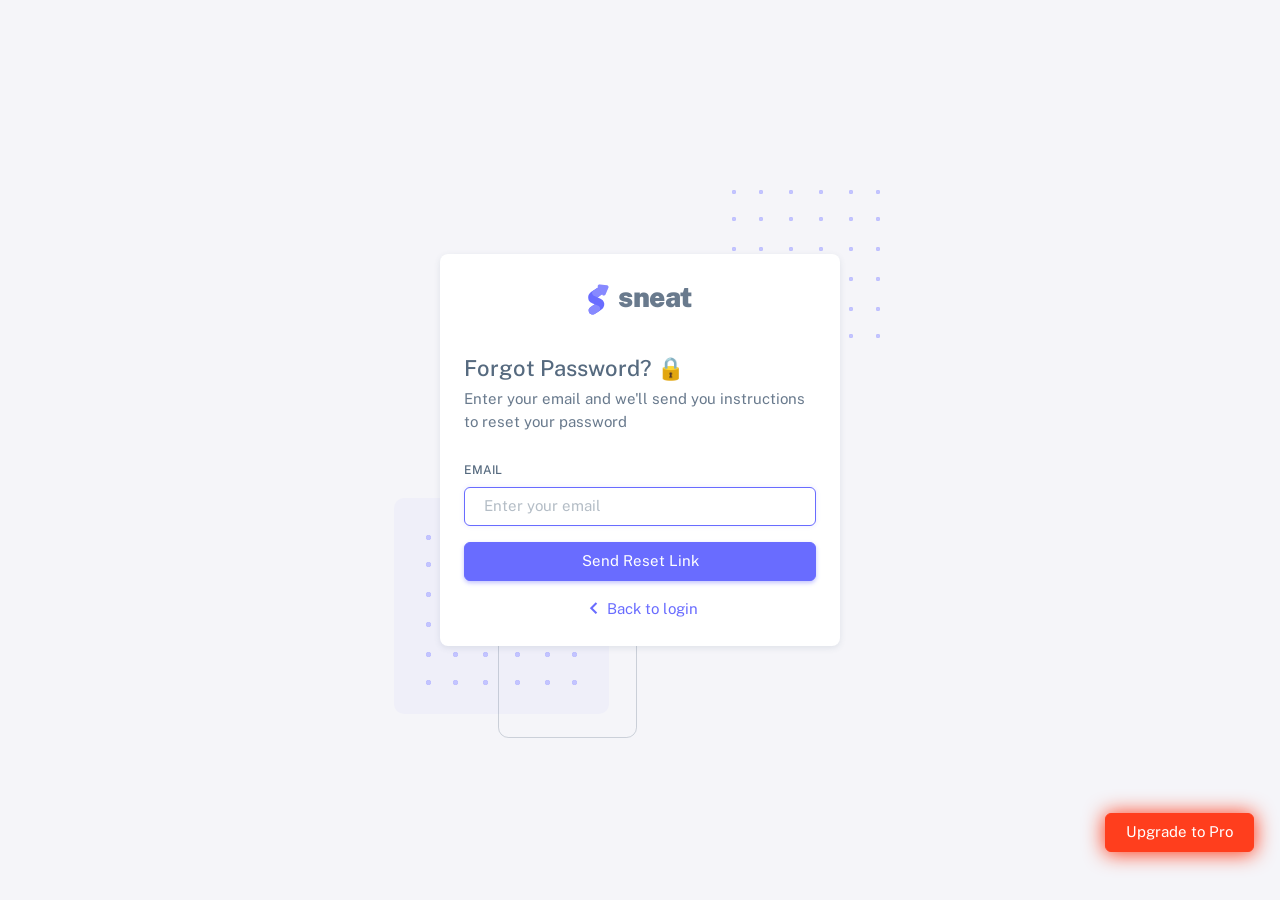
<file: public/assets/admin/html/auth-forgot-password-basic.html>
<!DOCTYPE html>

<!-- =========================================================
* Sneat - Bootstrap 5 HTML Admin Template - Pro | v1.0.0
==============================================================

* Product Page: https://themeselection.com/products/sneat-bootstrap-html-admin-template/
* Created by: ThemeSelection
* License: You must have a valid license purchased in order to legally use the theme for your project.
* Copyright ThemeSelection (https://themeselection.com)

=========================================================
 -->
<!-- beautify ignore:start -->
<html
  lang="en"
  class="light-style customizer-hide"
  dir="ltr"
  data-theme="theme-default"
  data-assets-path="../assets/"
  data-template="vertical-menu-template-free"
>
  <head>
    <meta charset="utf-8" />
    <meta
      name="viewport"
      content="width=device-width, initial-scale=1.0, user-scalable=no, minimum-scale=1.0, maximum-scale=1.0"
    />

    <title>Forgot Password Basic - Pages | Sneat - Bootstrap 5 HTML Admin Template - Pro</title>

    <meta name="description" content="" />

    <!-- Favicon -->
    <link rel="icon" type="image/x-icon" href="../assets/img/favicon/favicon.ico" />

    <!-- Fonts -->
    <link rel="preconnect" href="https://fonts.googleapis.com" />
    <link rel="preconnect" href="https://fonts.gstatic.com" crossorigin />
    <link
      href="https://fonts.googleapis.com/css2?family=Public+Sans:ital,wght@0,300;0,400;0,500;0,600;0,700;1,300;1,400;1,500;1,600;1,700&display=swap"
      rel="stylesheet"
    />

    <!-- Icons. Uncomment required icon fonts -->
    <link rel="stylesheet" href="../assets/vendor/fonts/boxicons.css" />

    <!-- Core CSS -->
    <link rel="stylesheet" href="../assets/vendor/css/core.css" class="template-customizer-core-css" />
    <link rel="stylesheet" href="../assets/vendor/css/theme-default.css" class="template-customizer-theme-css" />
    <link rel="stylesheet" href="../assets/css/demo.css" />

    <!-- Vendors CSS -->
    <link rel="stylesheet" href="../assets/vendor/libs/perfect-scrollbar/perfect-scrollbar.css" />

    <!-- Page CSS -->
    <!-- Page -->
    <link rel="stylesheet" href="../assets/vendor/css/pages/page-auth.css" />
    <!-- Helpers -->
    <script src="../assets/vendor/js/helpers.js"></script>

    <!--! Template customizer & Theme config files MUST be included after core stylesheets and helpers.js in the <head> section -->
    <!--? Config:  Mandatory theme config file contain global vars & default theme options, Set your preferred theme option in this file.  -->
    <script src="../assets/js/config.js"></script>
  </head>

  <body>
    <!-- Content -->

    <div class="container-xxl">
      <div class="authentication-wrapper authentication-basic container-p-y">
        <div class="authentication-inner py-4">
          <!-- Forgot Password -->
          <div class="card">
            <div class="card-body">
              <!-- Logo -->
              <div class="app-brand justify-content-center">
                <a href="index.html" class="app-brand-link gap-2">
                  <span class="app-brand-logo demo">
                    <svg
                      width="25"
                      viewBox="0 0 25 42"
                      version="1.1"
                      xmlns="http://www.w3.org/2000/svg"
                      xmlns:xlink="http://www.w3.org/1999/xlink"
                    >
                      <defs>
                        <path
                          d="M13.7918663,0.358365126 L3.39788168,7.44174259 C0.566865006,9.69408886 -0.379795268,12.4788597 0.557900856,15.7960551 C0.68998853,16.2305145 1.09562888,17.7872135 3.12357076,19.2293357 C3.8146334,19.7207684 5.32369333,20.3834223 7.65075054,21.2172976 L7.59773219,21.2525164 L2.63468769,24.5493413 C0.445452254,26.3002124 0.0884951797,28.5083815 1.56381646,31.1738486 C2.83770406,32.8170431 5.20850219,33.2640127 7.09180128,32.5391577 C8.347334,32.0559211 11.4559176,30.0011079 16.4175519,26.3747182 C18.0338572,24.4997857 18.6973423,22.4544883 18.4080071,20.2388261 C17.963753,17.5346866 16.1776345,15.5799961 13.0496516,14.3747546 L10.9194936,13.4715819 L18.6192054,7.984237 L13.7918663,0.358365126 Z"
                          id="path-1"
                        ></path>
                        <path
                          d="M5.47320593,6.00457225 C4.05321814,8.216144 4.36334763,10.0722806 6.40359441,11.5729822 C8.61520715,12.571656 10.0999176,13.2171421 10.8577257,13.5094407 L15.5088241,14.433041 L18.6192054,7.984237 C15.5364148,3.11535317 13.9273018,0.573395879 13.7918663,0.358365126 C13.5790555,0.511491653 10.8061687,2.3935607 5.47320593,6.00457225 Z"
                          id="path-3"
                        ></path>
                        <path
                          d="M7.50063644,21.2294429 L12.3234468,23.3159332 C14.1688022,24.7579751 14.397098,26.4880487 13.008334,28.506154 C11.6195701,30.5242593 10.3099883,31.790241 9.07958868,32.3040991 C5.78142938,33.4346997 4.13234973,34 4.13234973,34 C4.13234973,34 2.75489982,33.0538207 2.37032616e-14,31.1614621 C-0.55822714,27.8186216 -0.55822714,26.0572515 -4.05231404e-15,25.8773518 C0.83734071,25.6075023 2.77988457,22.8248993 3.3049379,22.52991 C3.65497346,22.3332504 5.05353963,21.8997614 7.50063644,21.2294429 Z"
                          id="path-4"
                        ></path>
                        <path
                          d="M20.6,7.13333333 L25.6,13.8 C26.2627417,14.6836556 26.0836556,15.9372583 25.2,16.6 C24.8538077,16.8596443 24.4327404,17 24,17 L14,17 C12.8954305,17 12,16.1045695 12,15 C12,14.5672596 12.1403557,14.1461923 12.4,13.8 L17.4,7.13333333 C18.0627417,6.24967773 19.3163444,6.07059163 20.2,6.73333333 C20.3516113,6.84704183 20.4862915,6.981722 20.6,7.13333333 Z"
                          id="path-5"
                        ></path>
                      </defs>
                      <g id="g-app-brand" stroke="none" stroke-width="1" fill="none" fill-rule="evenodd">
                        <g id="Brand-Logo" transform="translate(-27.000000, -15.000000)">
                          <g id="Icon" transform="translate(27.000000, 15.000000)">
                            <g id="Mask" transform="translate(0.000000, 8.000000)">
                              <mask id="mask-2" fill="white">
                                <use xlink:href="#path-1"></use>
                              </mask>
                              <use fill="#696cff" xlink:href="#path-1"></use>
                              <g id="Path-3" mask="url(#mask-2)">
                                <use fill="#696cff" xlink:href="#path-3"></use>
                                <use fill-opacity="0.2" fill="#FFFFFF" xlink:href="#path-3"></use>
                              </g>
                              <g id="Path-4" mask="url(#mask-2)">
                                <use fill="#696cff" xlink:href="#path-4"></use>
                                <use fill-opacity="0.2" fill="#FFFFFF" xlink:href="#path-4"></use>
                              </g>
                            </g>
                            <g
                              id="Triangle"
                              transform="translate(19.000000, 11.000000) rotate(-300.000000) translate(-19.000000, -11.000000) "
                            >
                              <use fill="#696cff" xlink:href="#path-5"></use>
                              <use fill-opacity="0.2" fill="#FFFFFF" xlink:href="#path-5"></use>
                            </g>
                          </g>
                        </g>
                      </g>
                    </svg>
                  </span>
                  <span class="app-brand-text demo text-body fw-bolder">Sneat</span>
                </a>
              </div>
              <!-- /Logo -->
              <h4 class="mb-2">Forgot Password? 🔒</h4>
              <p class="mb-4">Enter your email and we'll send you instructions to reset your password</p>
              <form id="formAuthentication" class="mb-3" action="index.html" method="POST">
                <div class="mb-3">
                  <label for="email" class="form-label">Email</label>
                  <input
                    type="text"
                    class="form-control"
                    id="email"
                    name="email"
                    placeholder="Enter your email"
                    autofocus
                  />
                </div>
                <button class="btn btn-primary d-grid w-100">Send Reset Link</button>
              </form>
              <div class="text-center">
                <a href="auth-login-basic.html" class="d-flex align-items-center justify-content-center">
                  <i class="bx bx-chevron-left scaleX-n1-rtl bx-sm"></i>
                  Back to login
                </a>
              </div>
            </div>
          </div>
          <!-- /Forgot Password -->
        </div>
      </div>
    </div>

    <!-- / Content -->

    <div class="buy-now">
      <a
        href="https://themeselection.com/products/sneat-bootstrap-html-admin-template/"
        target="_blank"
        class="btn btn-danger btn-buy-now"
        >Upgrade to Pro</a
      >
    </div>

    <!-- Core JS -->
    <!-- build:js assets/vendor/js/core.js -->
    <script src="../assets/vendor/libs/jquery/jquery.js"></script>
    <script src="../assets/vendor/libs/popper/popper.js"></script>
    <script src="../assets/vendor/js/bootstrap.js"></script>
    <script src="../assets/vendor/libs/perfect-scrollbar/perfect-scrollbar.js"></script>

    <script src="../assets/vendor/js/menu.js"></script>
    <!-- endbuild -->

    <!-- Vendors JS -->

    <!-- Main JS -->
    <script src="../assets/js/main.js"></script>

    <!-- Page JS -->

    <!-- Place this tag in your head or just before your close body tag. -->
    <script async defer src="https://buttons.github.io/buttons.js"></script>
  </body>
</html>
</file>
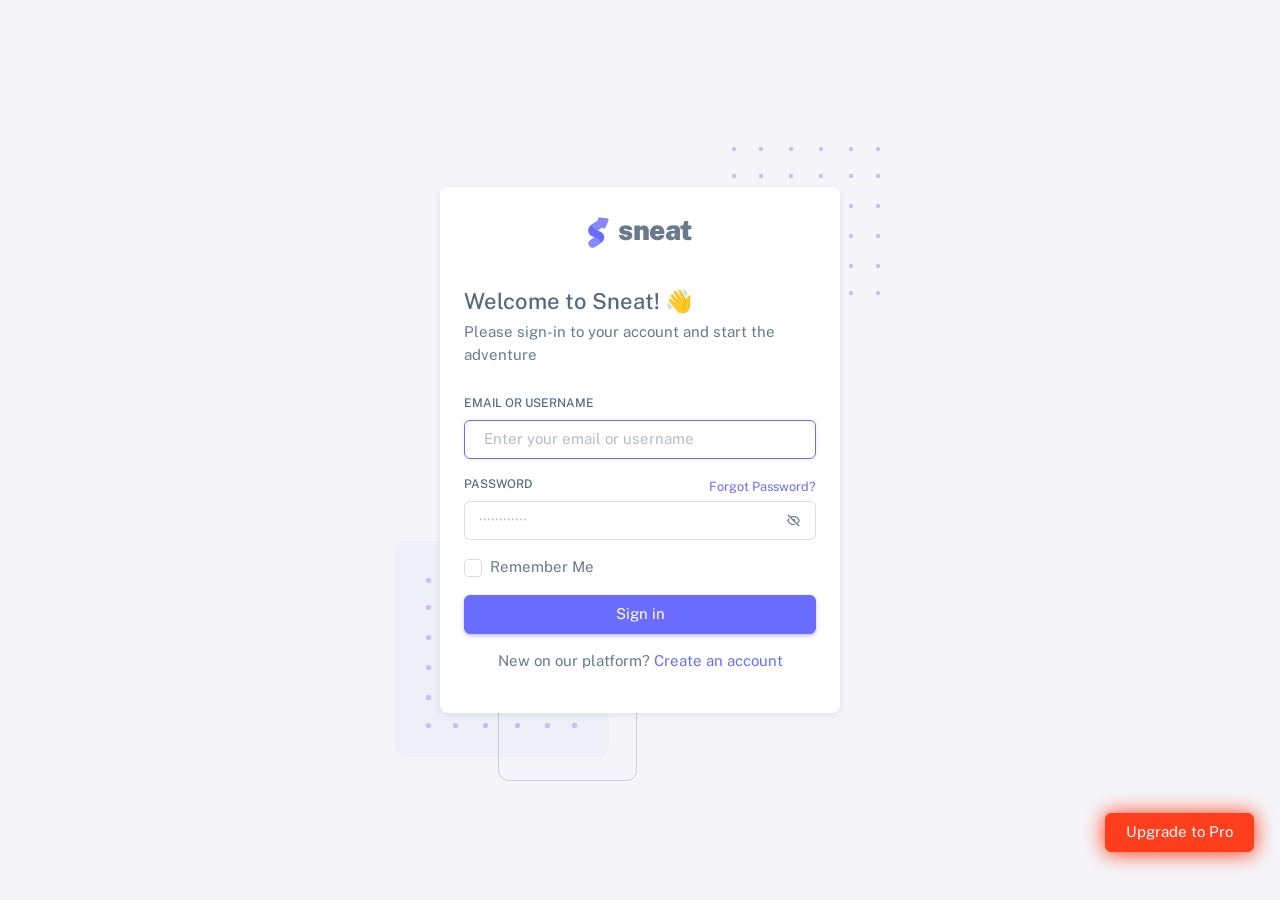
<file: public/assets/admin/html/auth-login-basic.html>
<!DOCTYPE html>

<!-- =========================================================
* Sneat - Bootstrap 5 HTML Admin Template - Pro | v1.0.0
==============================================================

* Product Page: https://themeselection.com/products/sneat-bootstrap-html-admin-template/
* Created by: ThemeSelection
* License: You must have a valid license purchased in order to legally use the theme for your project.
* Copyright ThemeSelection (https://themeselection.com)

=========================================================
 -->
<!-- beautify ignore:start -->
<html
  lang="en"
  class="light-style customizer-hide"
  dir="ltr"
  data-theme="theme-default"
  data-assets-path="../assets/"
  data-template="vertical-menu-template-free"
>
  <head>
    <meta charset="utf-8" />
    <meta
      name="viewport"
      content="width=device-width, initial-scale=1.0, user-scalable=no, minimum-scale=1.0, maximum-scale=1.0"
    />

    <title>Login Basic - Pages | Sneat - Bootstrap 5 HTML Admin Template - Pro</title>

    <meta name="description" content="" />

    <!-- Favicon -->
    <link rel="icon" type="image/x-icon" href="../assets/img/favicon/favicon.ico" />

    <!-- Fonts -->
    <link rel="preconnect" href="https://fonts.googleapis.com" />
    <link rel="preconnect" href="https://fonts.gstatic.com" crossorigin />
    <link
      href="https://fonts.googleapis.com/css2?family=Public+Sans:ital,wght@0,300;0,400;0,500;0,600;0,700;1,300;1,400;1,500;1,600;1,700&display=swap"
      rel="stylesheet"
    />

    <!-- Icons. Uncomment required icon fonts -->
    <link rel="stylesheet" href="../assets/vendor/fonts/boxicons.css" />

    <!-- Core CSS -->
    <link rel="stylesheet" href="../assets/vendor/css/core.css" class="template-customizer-core-css" />
    <link rel="stylesheet" href="../assets/vendor/css/theme-default.css" class="template-customizer-theme-css" />
    <link rel="stylesheet" href="../assets/css/demo.css" />

    <!-- Vendors CSS -->
    <link rel="stylesheet" href="../assets/vendor/libs/perfect-scrollbar/perfect-scrollbar.css" />

    <!-- Page CSS -->
    <!-- Page -->
    <link rel="stylesheet" href="../assets/vendor/css/pages/page-auth.css" />
    <!-- Helpers -->
    <script src="../assets/vendor/js/helpers.js"></script>

    <!--! Template customizer & Theme config files MUST be included after core stylesheets and helpers.js in the <head> section -->
    <!--? Config:  Mandatory theme config file contain global vars & default theme options, Set your preferred theme option in this file.  -->
    <script src="../assets/js/config.js"></script>
  </head>

  <body>
    <!-- Content -->

    <div class="container-xxl">
      <div class="authentication-wrapper authentication-basic container-p-y">
        <div class="authentication-inner">
          <!-- Register -->
          <div class="card">
            <div class="card-body">
              <!-- Logo -->
              <div class="app-brand justify-content-center">
                <a href="index.html" class="app-brand-link gap-2">
                  <span class="app-brand-logo demo">
                    <svg
                      width="25"
                      viewBox="0 0 25 42"
                      version="1.1"
                      xmlns="http://www.w3.org/2000/svg"
                      xmlns:xlink="http://www.w3.org/1999/xlink"
                    >
                      <defs>
                        <path
                          d="M13.7918663,0.358365126 L3.39788168,7.44174259 C0.566865006,9.69408886 -0.379795268,12.4788597 0.557900856,15.7960551 C0.68998853,16.2305145 1.09562888,17.7872135 3.12357076,19.2293357 C3.8146334,19.7207684 5.32369333,20.3834223 7.65075054,21.2172976 L7.59773219,21.2525164 L2.63468769,24.5493413 C0.445452254,26.3002124 0.0884951797,28.5083815 1.56381646,31.1738486 C2.83770406,32.8170431 5.20850219,33.2640127 7.09180128,32.5391577 C8.347334,32.0559211 11.4559176,30.0011079 16.4175519,26.3747182 C18.0338572,24.4997857 18.6973423,22.4544883 18.4080071,20.2388261 C17.963753,17.5346866 16.1776345,15.5799961 13.0496516,14.3747546 L10.9194936,13.4715819 L18.6192054,7.984237 L13.7918663,0.358365126 Z"
                          id="path-1"
                        ></path>
                        <path
                          d="M5.47320593,6.00457225 C4.05321814,8.216144 4.36334763,10.0722806 6.40359441,11.5729822 C8.61520715,12.571656 10.0999176,13.2171421 10.8577257,13.5094407 L15.5088241,14.433041 L18.6192054,7.984237 C15.5364148,3.11535317 13.9273018,0.573395879 13.7918663,0.358365126 C13.5790555,0.511491653 10.8061687,2.3935607 5.47320593,6.00457225 Z"
                          id="path-3"
                        ></path>
                        <path
                          d="M7.50063644,21.2294429 L12.3234468,23.3159332 C14.1688022,24.7579751 14.397098,26.4880487 13.008334,28.506154 C11.6195701,30.5242593 10.3099883,31.790241 9.07958868,32.3040991 C5.78142938,33.4346997 4.13234973,34 4.13234973,34 C4.13234973,34 2.75489982,33.0538207 2.37032616e-14,31.1614621 C-0.55822714,27.8186216 -0.55822714,26.0572515 -4.05231404e-15,25.8773518 C0.83734071,25.6075023 2.77988457,22.8248993 3.3049379,22.52991 C3.65497346,22.3332504 5.05353963,21.8997614 7.50063644,21.2294429 Z"
                          id="path-4"
                        ></path>
                        <path
                          d="M20.6,7.13333333 L25.6,13.8 C26.2627417,14.6836556 26.0836556,15.9372583 25.2,16.6 C24.8538077,16.8596443 24.4327404,17 24,17 L14,17 C12.8954305,17 12,16.1045695 12,15 C12,14.5672596 12.1403557,14.1461923 12.4,13.8 L17.4,7.13333333 C18.0627417,6.24967773 19.3163444,6.07059163 20.2,6.73333333 C20.3516113,6.84704183 20.4862915,6.981722 20.6,7.13333333 Z"
                          id="path-5"
                        ></path>
                      </defs>
                      <g id="g-app-brand" stroke="none" stroke-width="1" fill="none" fill-rule="evenodd">
                        <g id="Brand-Logo" transform="translate(-27.000000, -15.000000)">
                          <g id="Icon" transform="translate(27.000000, 15.000000)">
                            <g id="Mask" transform="translate(0.000000, 8.000000)">
                              <mask id="mask-2" fill="white">
                                <use xlink:href="#path-1"></use>
                              </mask>
                              <use fill="#696cff" xlink:href="#path-1"></use>
                              <g id="Path-3" mask="url(#mask-2)">
                                <use fill="#696cff" xlink:href="#path-3"></use>
                                <use fill-opacity="0.2" fill="#FFFFFF" xlink:href="#path-3"></use>
                              </g>
                              <g id="Path-4" mask="url(#mask-2)">
                                <use fill="#696cff" xlink:href="#path-4"></use>
                                <use fill-opacity="0.2" fill="#FFFFFF" xlink:href="#path-4"></use>
                              </g>
                            </g>
                            <g
                              id="Triangle"
                              transform="translate(19.000000, 11.000000) rotate(-300.000000) translate(-19.000000, -11.000000) "
                            >
                              <use fill="#696cff" xlink:href="#path-5"></use>
                              <use fill-opacity="0.2" fill="#FFFFFF" xlink:href="#path-5"></use>
                            </g>
                          </g>
                        </g>
                      </g>
                    </svg>
                  </span>
                  <span class="app-brand-text demo text-body fw-bolder">Sneat</span>
                </a>
              </div>
              <!-- /Logo -->
              <h4 class="mb-2">Welcome to Sneat! 👋</h4>
              <p class="mb-4">Please sign-in to your account and start the adventure</p>

              <form id="formAuthentication" class="mb-3" action="index.html" method="POST">
                <div class="mb-3">
                  <label for="email" class="form-label">Email or Username</label>
                  <input
                    type="text"
                    class="form-control"
                    id="email"
                    name="email-username"
                    placeholder="Enter your email or username"
                    autofocus
                  />
                </div>
                <div class="mb-3 form-password-toggle">
                  <div class="d-flex justify-content-between">
                    <label class="form-label" for="password">Password</label>
                    <a href="auth-forgot-password-basic.html">
                      <small>Forgot Password?</small>
                    </a>
                  </div>
                  <div class="input-group input-group-merge">
                    <input
                      type="password"
                      id="password"
                      class="form-control"
                      name="password"
                      placeholder="&#xb7;&#xb7;&#xb7;&#xb7;&#xb7;&#xb7;&#xb7;&#xb7;&#xb7;&#xb7;&#xb7;&#xb7;"
                      aria-describedby="password"
                    />
                    <span class="input-group-text cursor-pointer"><i class="bx bx-hide"></i></span>
                  </div>
                </div>
                <div class="mb-3">
                  <div class="form-check">
                    <input class="form-check-input" type="checkbox" id="remember-me" />
                    <label class="form-check-label" for="remember-me"> Remember Me </label>
                  </div>
                </div>
                <div class="mb-3">
                  <button class="btn btn-primary d-grid w-100" type="submit">Sign in</button>
                </div>
              </form>

              <p class="text-center">
                <span>New on our platform?</span>
                <a href="auth-register-basic.html">
                  <span>Create an account</span>
                </a>
              </p>
            </div>
          </div>
          <!-- /Register -->
        </div>
      </div>
    </div>

    <!-- / Content -->

    <div class="buy-now">
      <a
        href="https://themeselection.com/products/sneat-bootstrap-html-admin-template/"
        target="_blank"
        class="btn btn-danger btn-buy-now"
        >Upgrade to Pro</a
      >
    </div>

    <!-- Core JS -->
    <!-- build:js assets/vendor/js/core.js -->
    <script src="../assets/vendor/libs/jquery/jquery.js"></script>
    <script src="../assets/vendor/libs/popper/popper.js"></script>
    <script src="../assets/vendor/js/bootstrap.js"></script>
    <script src="../assets/vendor/libs/perfect-scrollbar/perfect-scrollbar.js"></script>

    <script src="../assets/vendor/js/menu.js"></script>
    <!-- endbuild -->

    <!-- Vendors JS -->

    <!-- Main JS -->
    <script src="../assets/js/main.js"></script>

    <!-- Page JS -->

    <!-- Place this tag in your head or just before your close body tag. -->
    <script async defer src="https://buttons.github.io/buttons.js"></script>
  </body>
</html>
</file>
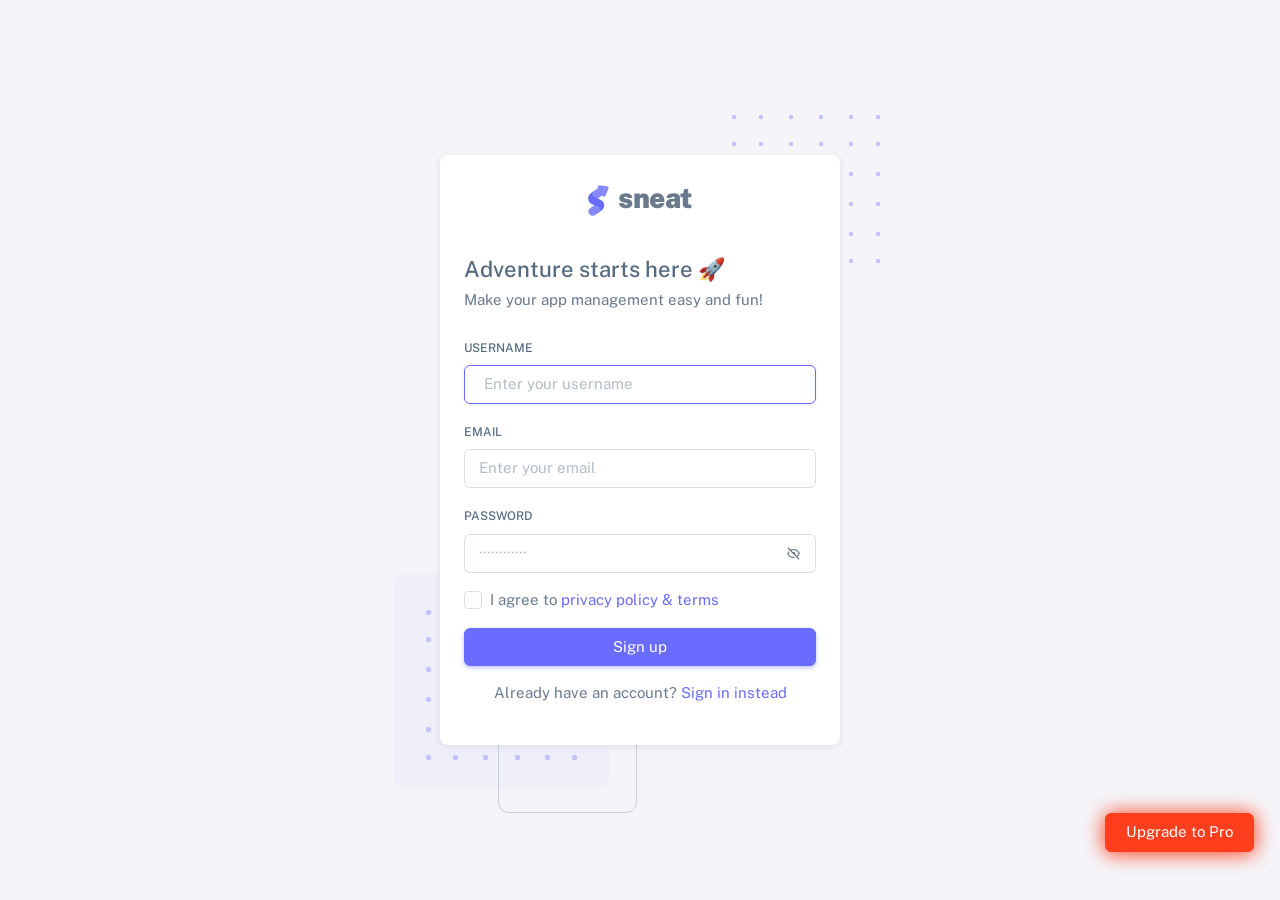
<file: public/assets/admin/html/auth-register-basic.html>
<!DOCTYPE html>

<!-- =========================================================
* Sneat - Bootstrap 5 HTML Admin Template - Pro | v1.0.0
==============================================================

* Product Page: https://themeselection.com/products/sneat-bootstrap-html-admin-template/
* Created by: ThemeSelection
* License: You must have a valid license purchased in order to legally use the theme for your project.
* Copyright ThemeSelection (https://themeselection.com)

=========================================================
 -->
<!-- beautify ignore:start -->
<html
  lang="en"
  class="light-style customizer-hide"
  dir="ltr"
  data-theme="theme-default"
  data-assets-path="../assets/"
  data-template="vertical-menu-template-free"
>
  <head>
    <meta charset="utf-8" />
    <meta
      name="viewport"
      content="width=device-width, initial-scale=1.0, user-scalable=no, minimum-scale=1.0, maximum-scale=1.0"
    />

    <title>Register Basic - Pages | Sneat - Bootstrap 5 HTML Admin Template - Pro</title>

    <meta name="description" content="" />

    <!-- Favicon -->
    <link rel="icon" type="image/x-icon" href="../assets/img/favicon/favicon.ico" />

    <!-- Fonts -->
    <link rel="preconnect" href="https://fonts.googleapis.com" />
    <link rel="preconnect" href="https://fonts.gstatic.com" crossorigin />
    <link
      href="https://fonts.googleapis.com/css2?family=Public+Sans:ital,wght@0,300;0,400;0,500;0,600;0,700;1,300;1,400;1,500;1,600;1,700&display=swap"
      rel="stylesheet"
    />

    <!-- Icons. Uncomment required icon fonts -->
    <link rel="stylesheet" href="../assets/vendor/fonts/boxicons.css" />

    <!-- Core CSS -->
    <link rel="stylesheet" href="../assets/vendor/css/core.css" class="template-customizer-core-css" />
    <link rel="stylesheet" href="../assets/vendor/css/theme-default.css" class="template-customizer-theme-css" />
    <link rel="stylesheet" href="../assets/css/demo.css" />

    <!-- Vendors CSS -->
    <link rel="stylesheet" href="../assets/vendor/libs/perfect-scrollbar/perfect-scrollbar.css" />

    <!-- Page CSS -->
    <!-- Page -->
    <link rel="stylesheet" href="../assets/vendor/css/pages/page-auth.css" />
    <!-- Helpers -->
    <script src="../assets/vendor/js/helpers.js"></script>

    <!--! Template customizer & Theme config files MUST be included after core stylesheets and helpers.js in the <head> section -->
    <!--? Config:  Mandatory theme config file contain global vars & default theme options, Set your preferred theme option in this file.  -->
    <script src="../assets/js/config.js"></script>
  </head>

  <body>
    <!-- Content -->

    <div class="container-xxl">
      <div class="authentication-wrapper authentication-basic container-p-y">
        <div class="authentication-inner">
          <!-- Register Card -->
          <div class="card">
            <div class="card-body">
              <!-- Logo -->
              <div class="app-brand justify-content-center">
                <a href="index.html" class="app-brand-link gap-2">
                  <span class="app-brand-logo demo">
                    <svg
                      width="25"
                      viewBox="0 0 25 42"
                      version="1.1"
                      xmlns="http://www.w3.org/2000/svg"
                      xmlns:xlink="http://www.w3.org/1999/xlink"
                    >
                      <defs>
                        <path
                          d="M13.7918663,0.358365126 L3.39788168,7.44174259 C0.566865006,9.69408886 -0.379795268,12.4788597 0.557900856,15.7960551 C0.68998853,16.2305145 1.09562888,17.7872135 3.12357076,19.2293357 C3.8146334,19.7207684 5.32369333,20.3834223 7.65075054,21.2172976 L7.59773219,21.2525164 L2.63468769,24.5493413 C0.445452254,26.3002124 0.0884951797,28.5083815 1.56381646,31.1738486 C2.83770406,32.8170431 5.20850219,33.2640127 7.09180128,32.5391577 C8.347334,32.0559211 11.4559176,30.0011079 16.4175519,26.3747182 C18.0338572,24.4997857 18.6973423,22.4544883 18.4080071,20.2388261 C17.963753,17.5346866 16.1776345,15.5799961 13.0496516,14.3747546 L10.9194936,13.4715819 L18.6192054,7.984237 L13.7918663,0.358365126 Z"
                          id="path-1"
                        ></path>
                        <path
                          d="M5.47320593,6.00457225 C4.05321814,8.216144 4.36334763,10.0722806 6.40359441,11.5729822 C8.61520715,12.571656 10.0999176,13.2171421 10.8577257,13.5094407 L15.5088241,14.433041 L18.6192054,7.984237 C15.5364148,3.11535317 13.9273018,0.573395879 13.7918663,0.358365126 C13.5790555,0.511491653 10.8061687,2.3935607 5.47320593,6.00457225 Z"
                          id="path-3"
                        ></path>
                        <path
                          d="M7.50063644,21.2294429 L12.3234468,23.3159332 C14.1688022,24.7579751 14.397098,26.4880487 13.008334,28.506154 C11.6195701,30.5242593 10.3099883,31.790241 9.07958868,32.3040991 C5.78142938,33.4346997 4.13234973,34 4.13234973,34 C4.13234973,34 2.75489982,33.0538207 2.37032616e-14,31.1614621 C-0.55822714,27.8186216 -0.55822714,26.0572515 -4.05231404e-15,25.8773518 C0.83734071,25.6075023 2.77988457,22.8248993 3.3049379,22.52991 C3.65497346,22.3332504 5.05353963,21.8997614 7.50063644,21.2294429 Z"
                          id="path-4"
                        ></path>
                        <path
                          d="M20.6,7.13333333 L25.6,13.8 C26.2627417,14.6836556 26.0836556,15.9372583 25.2,16.6 C24.8538077,16.8596443 24.4327404,17 24,17 L14,17 C12.8954305,17 12,16.1045695 12,15 C12,14.5672596 12.1403557,14.1461923 12.4,13.8 L17.4,7.13333333 C18.0627417,6.24967773 19.3163444,6.07059163 20.2,6.73333333 C20.3516113,6.84704183 20.4862915,6.981722 20.6,7.13333333 Z"
                          id="path-5"
                        ></path>
                      </defs>
                      <g id="g-app-brand" stroke="none" stroke-width="1" fill="none" fill-rule="evenodd">
                        <g id="Brand-Logo" transform="translate(-27.000000, -15.000000)">
                          <g id="Icon" transform="translate(27.000000, 15.000000)">
                            <g id="Mask" transform="translate(0.000000, 8.000000)">
                              <mask id="mask-2" fill="white">
                                <use xlink:href="#path-1"></use>
                              </mask>
                              <use fill="#696cff" xlink:href="#path-1"></use>
                              <g id="Path-3" mask="url(#mask-2)">
                                <use fill="#696cff" xlink:href="#path-3"></use>
                                <use fill-opacity="0.2" fill="#FFFFFF" xlink:href="#path-3"></use>
                              </g>
                              <g id="Path-4" mask="url(#mask-2)">
                                <use fill="#696cff" xlink:href="#path-4"></use>
                                <use fill-opacity="0.2" fill="#FFFFFF" xlink:href="#path-4"></use>
                              </g>
                            </g>
                            <g
                              id="Triangle"
                              transform="translate(19.000000, 11.000000) rotate(-300.000000) translate(-19.000000, -11.000000) "
                            >
                              <use fill="#696cff" xlink:href="#path-5"></use>
                              <use fill-opacity="0.2" fill="#FFFFFF" xlink:href="#path-5"></use>
                            </g>
                          </g>
                        </g>
                      </g>
                    </svg>
                  </span>
                  <span class="app-brand-text demo text-body fw-bolder">Sneat</span>
                </a>
              </div>
              <!-- /Logo -->
              <h4 class="mb-2">Adventure starts here 🚀</h4>
              <p class="mb-4">Make your app management easy and fun!</p>

              <form id="formAuthentication" class="mb-3" action="index.html" method="POST">
                <div class="mb-3">
                  <label for="username" class="form-label">Username</label>
                  <input
                    type="text"
                    class="form-control"
                    id="username"
                    name="username"
                    placeholder="Enter your username"
                    autofocus
                  />
                </div>
                <div class="mb-3">
                  <label for="email" class="form-label">Email</label>
                  <input type="text" class="form-control" id="email" name="email" placeholder="Enter your email" />
                </div>
                <div class="mb-3 form-password-toggle">
                  <label class="form-label" for="password">Password</label>
                  <div class="input-group input-group-merge">
                    <input
                      type="password"
                      id="password"
                      class="form-control"
                      name="password"
                      placeholder="&#xb7;&#xb7;&#xb7;&#xb7;&#xb7;&#xb7;&#xb7;&#xb7;&#xb7;&#xb7;&#xb7;&#xb7;"
                      aria-describedby="password"
                    />
                    <span class="input-group-text cursor-pointer"><i class="bx bx-hide"></i></span>
                  </div>
                </div>

                <div class="mb-3">
                  <div class="form-check">
                    <input class="form-check-input" type="checkbox" id="terms-conditions" name="terms" />
                    <label class="form-check-label" for="terms-conditions">
                      I agree to
                      <a href="javascript:void(0);">privacy policy & terms</a>
                    </label>
                  </div>
                </div>
                <button class="btn btn-primary d-grid w-100">Sign up</button>
              </form>

              <p class="text-center">
                <span>Already have an account?</span>
                <a href="auth-login-basic.html">
                  <span>Sign in instead</span>
                </a>
              </p>
            </div>
          </div>
          <!-- Register Card -->
        </div>
      </div>
    </div>

    <!-- / Content -->

    <div class="buy-now">
      <a
        href="https://themeselection.com/products/sneat-bootstrap-html-admin-template/"
        target="_blank"
        class="btn btn-danger btn-buy-now"
        >Upgrade to Pro</a
      >
    </div>

    <!-- Core JS -->
    <!-- build:js assets/vendor/js/core.js -->
    <script src="../assets/vendor/libs/jquery/jquery.js"></script>
    <script src="../assets/vendor/libs/popper/popper.js"></script>
    <script src="../assets/vendor/js/bootstrap.js"></script>
    <script src="../assets/vendor/libs/perfect-scrollbar/perfect-scrollbar.js"></script>

    <script src="../assets/vendor/js/menu.js"></script>
    <!-- endbuild -->

    <!-- Vendors JS -->

    <!-- Main JS -->
    <script src="../assets/js/main.js"></script>

    <!-- Page JS -->

    <!-- Place this tag in your head or just before your close body tag. -->
    <script async defer src="https://buttons.github.io/buttons.js"></script>
  </body>
</html>
</file>
